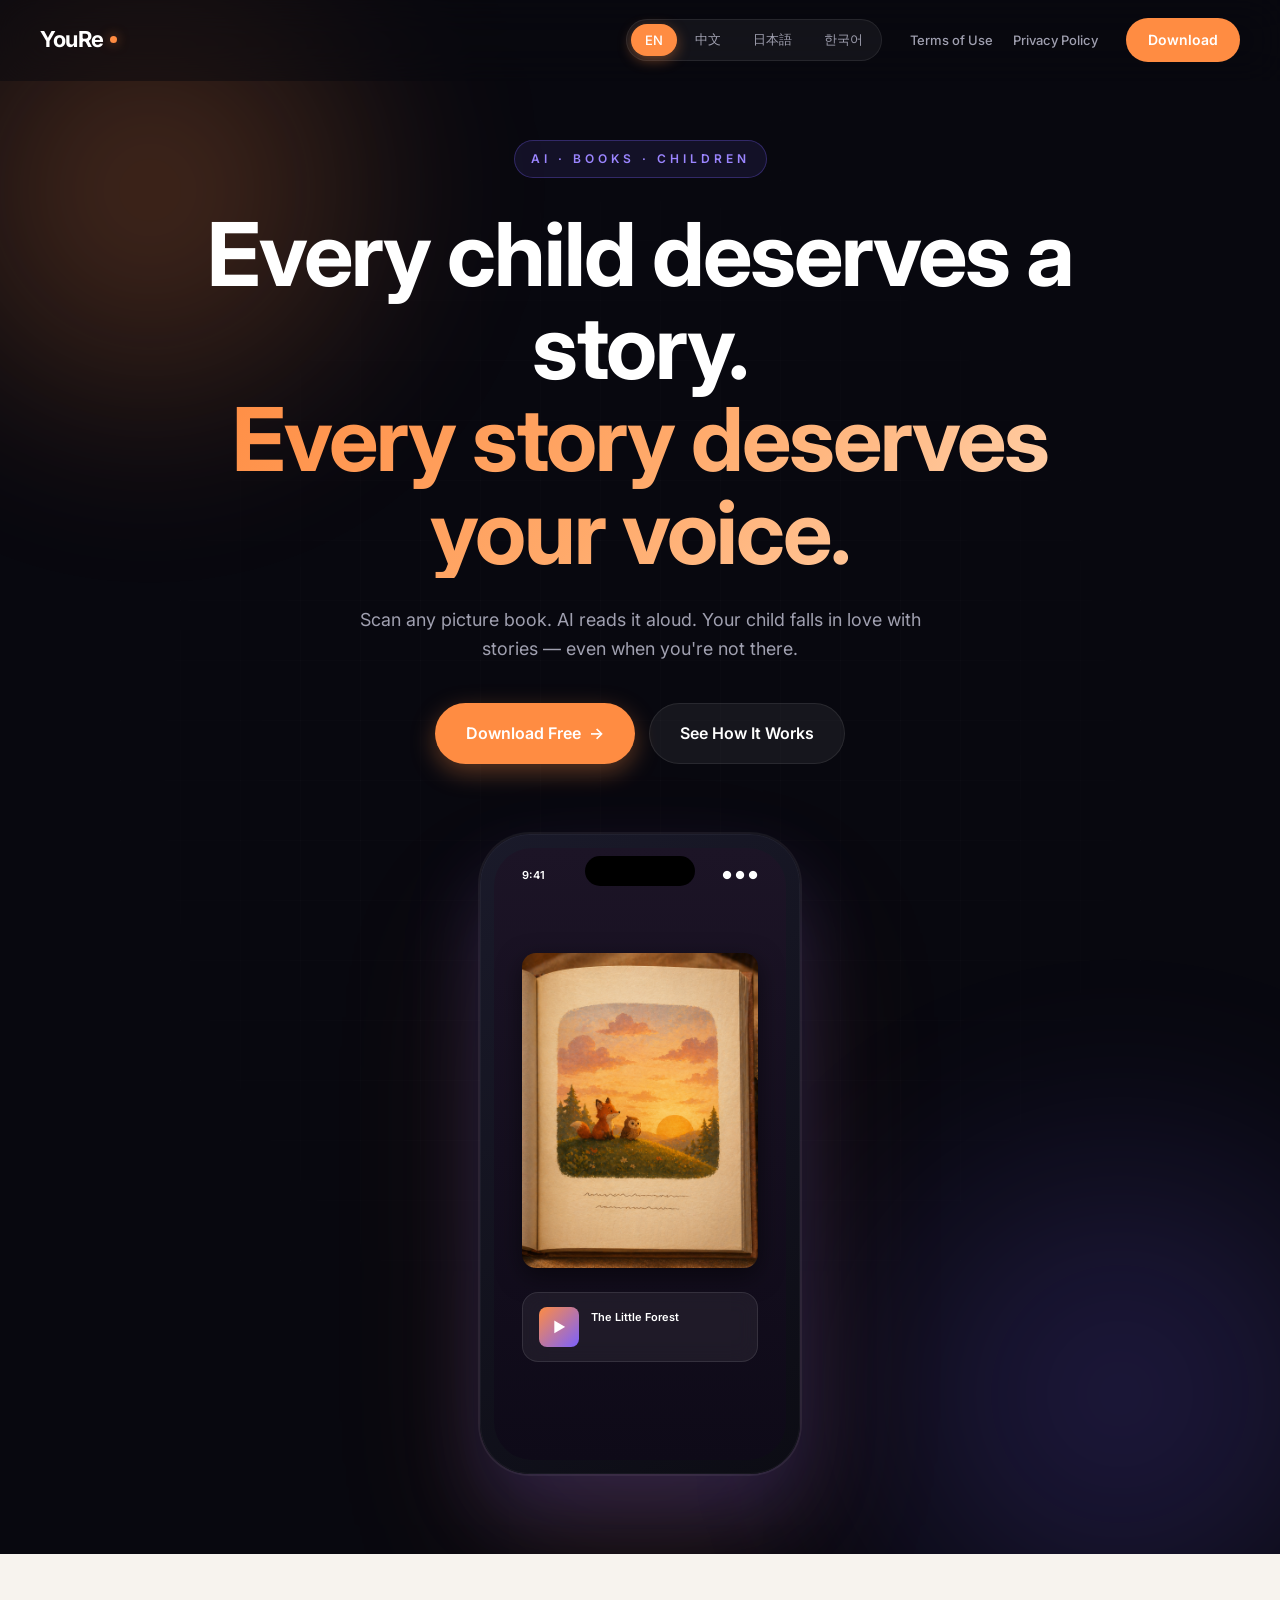
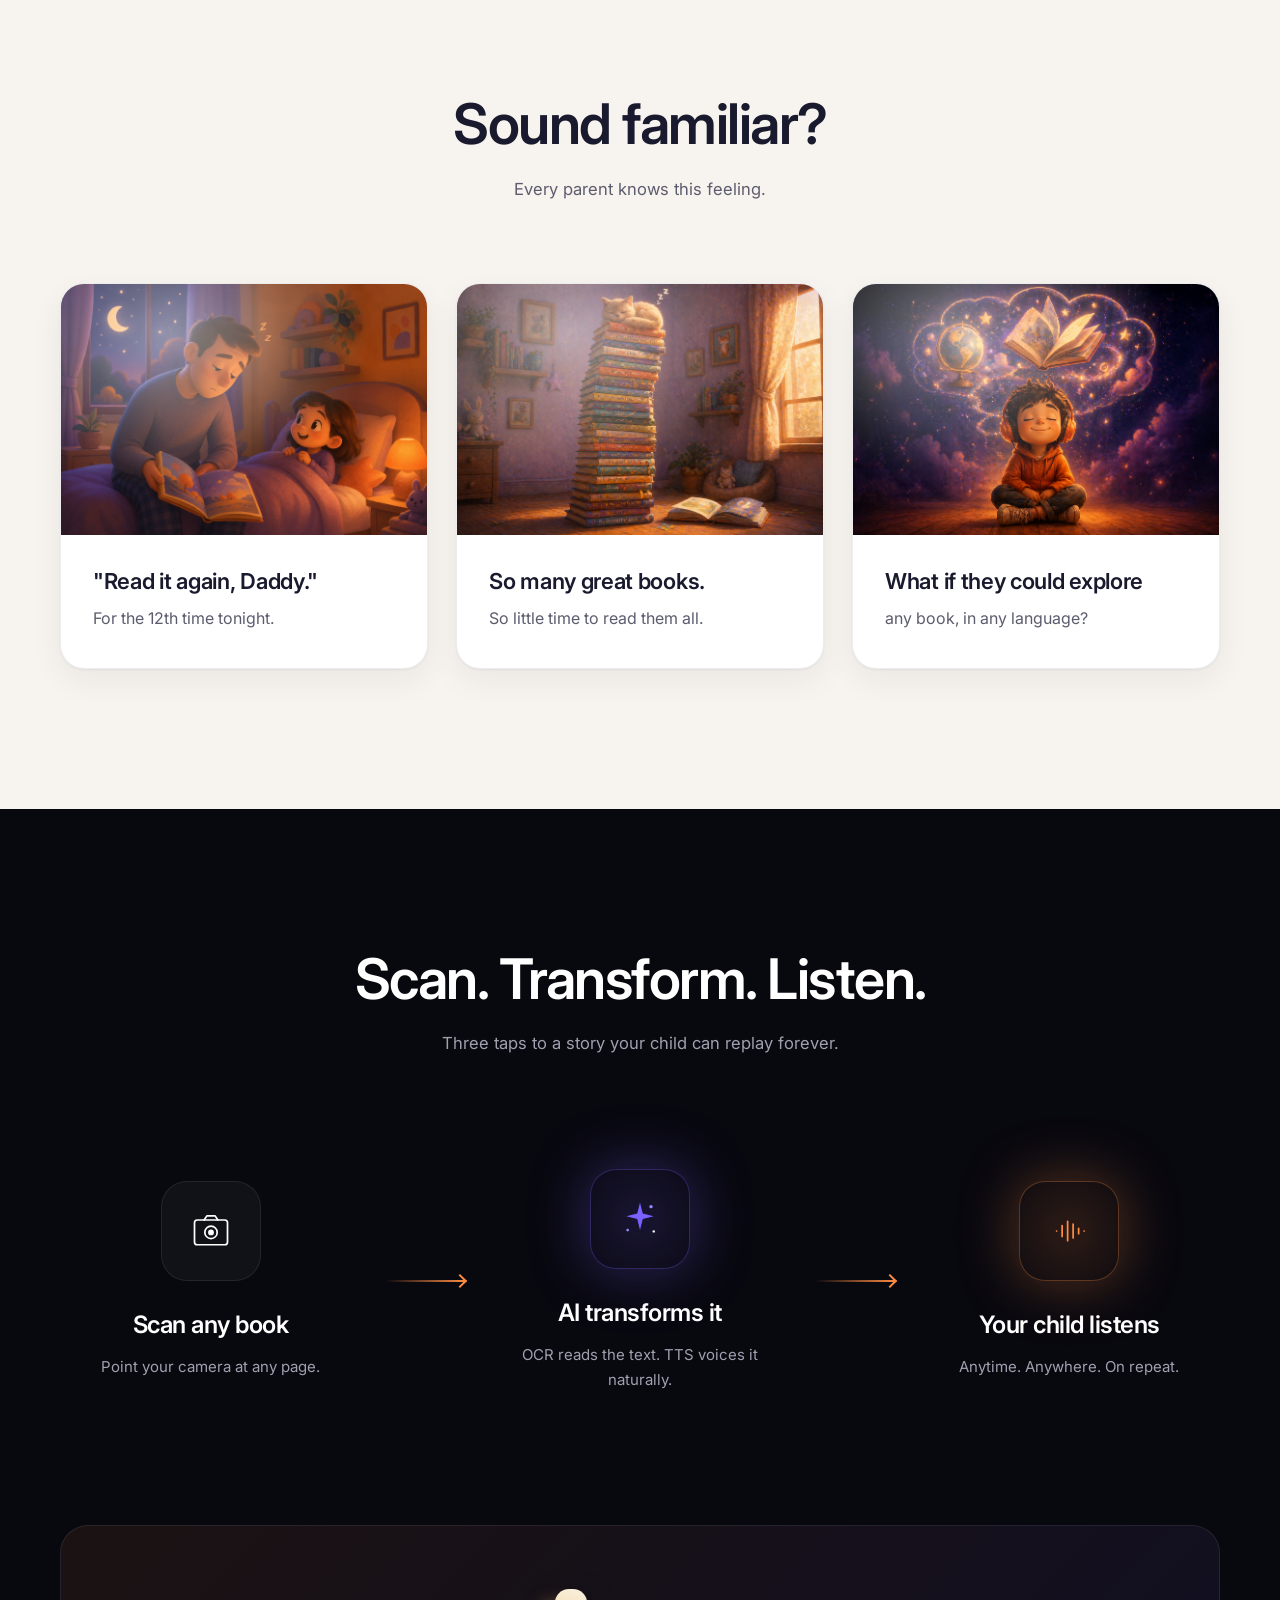
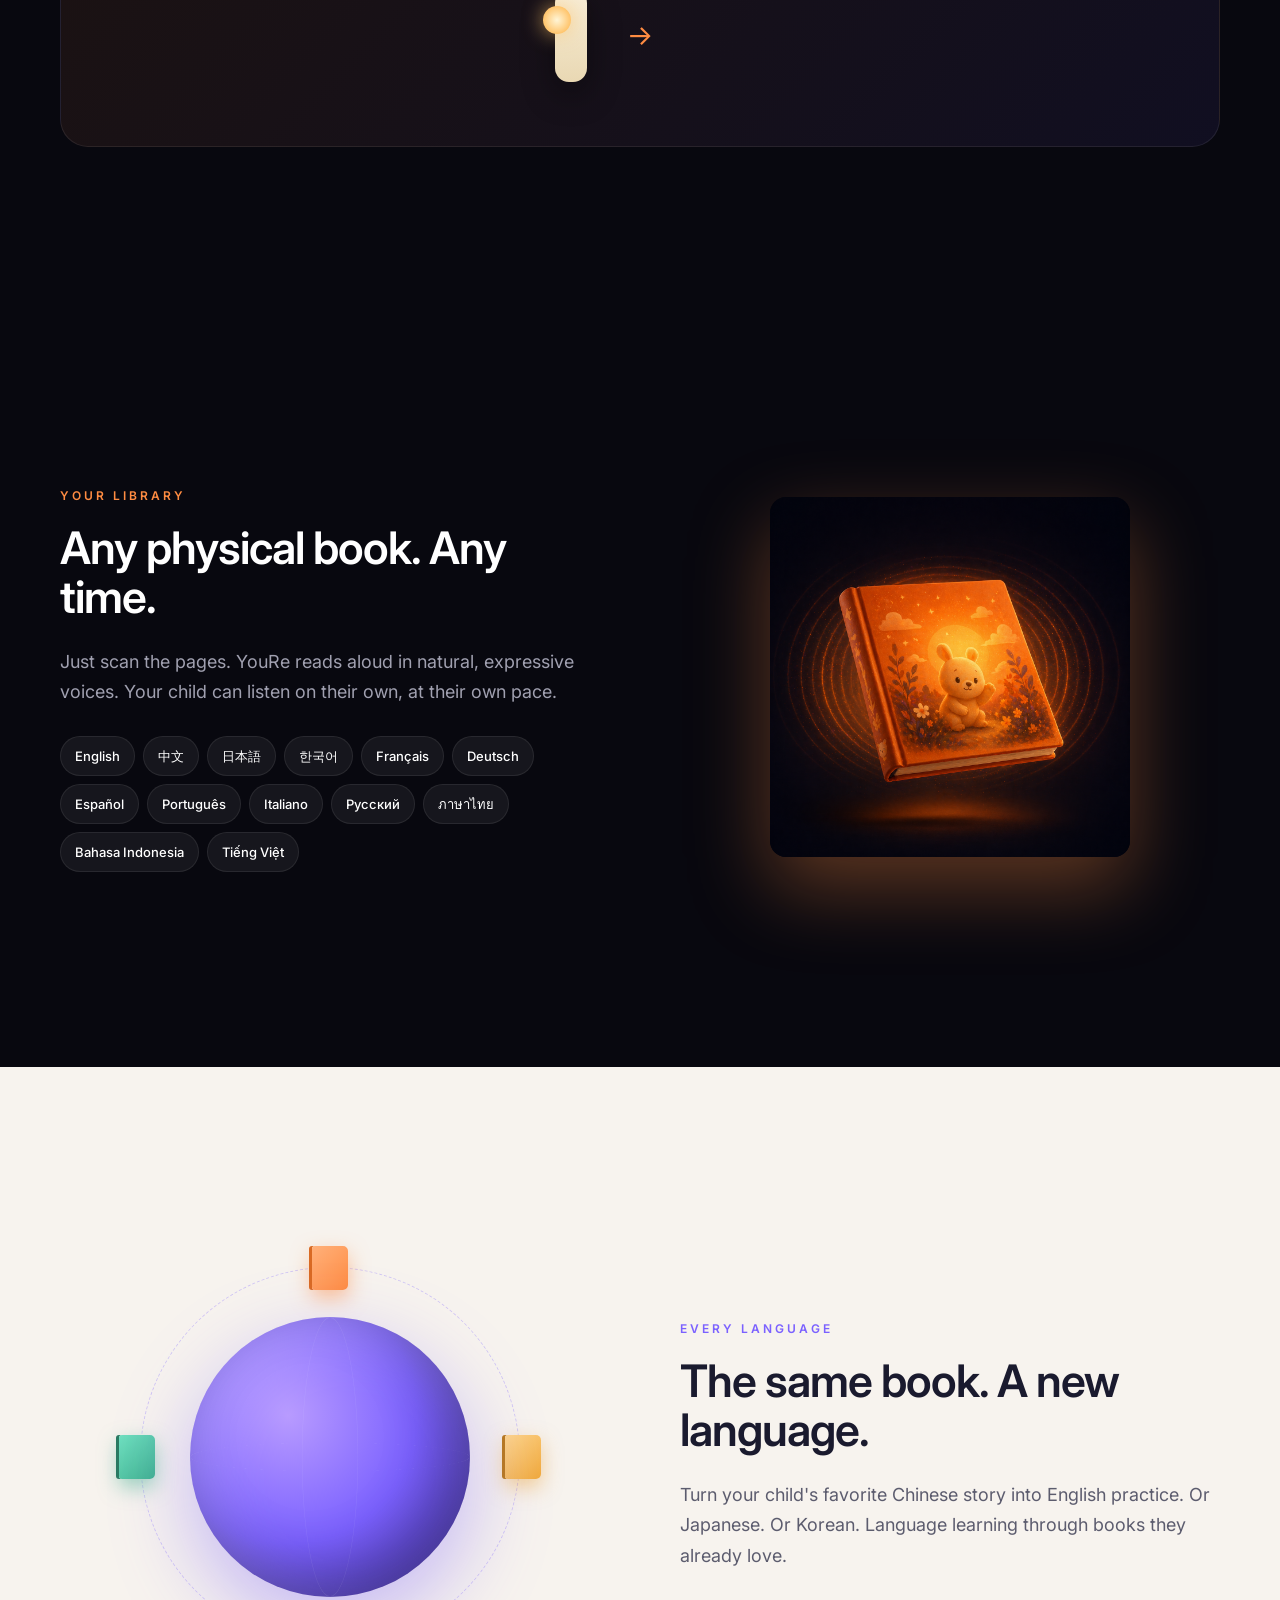
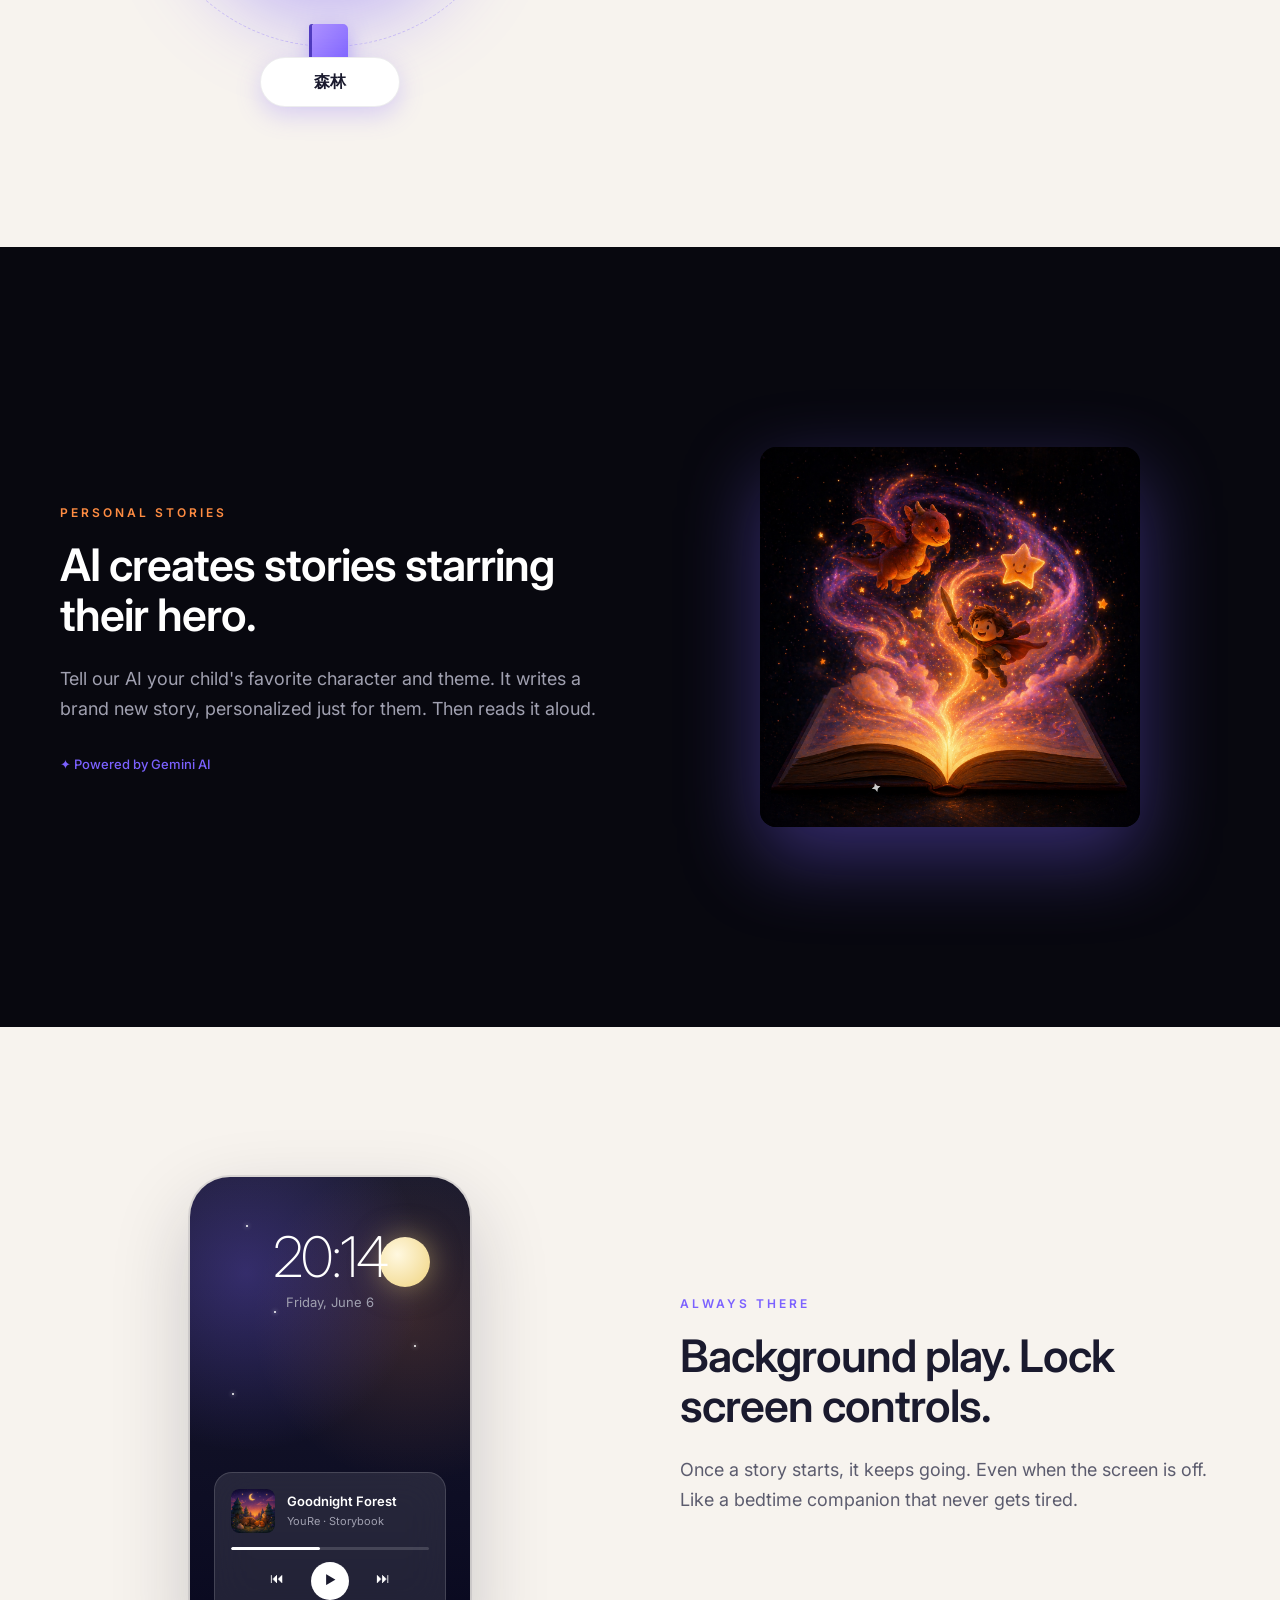
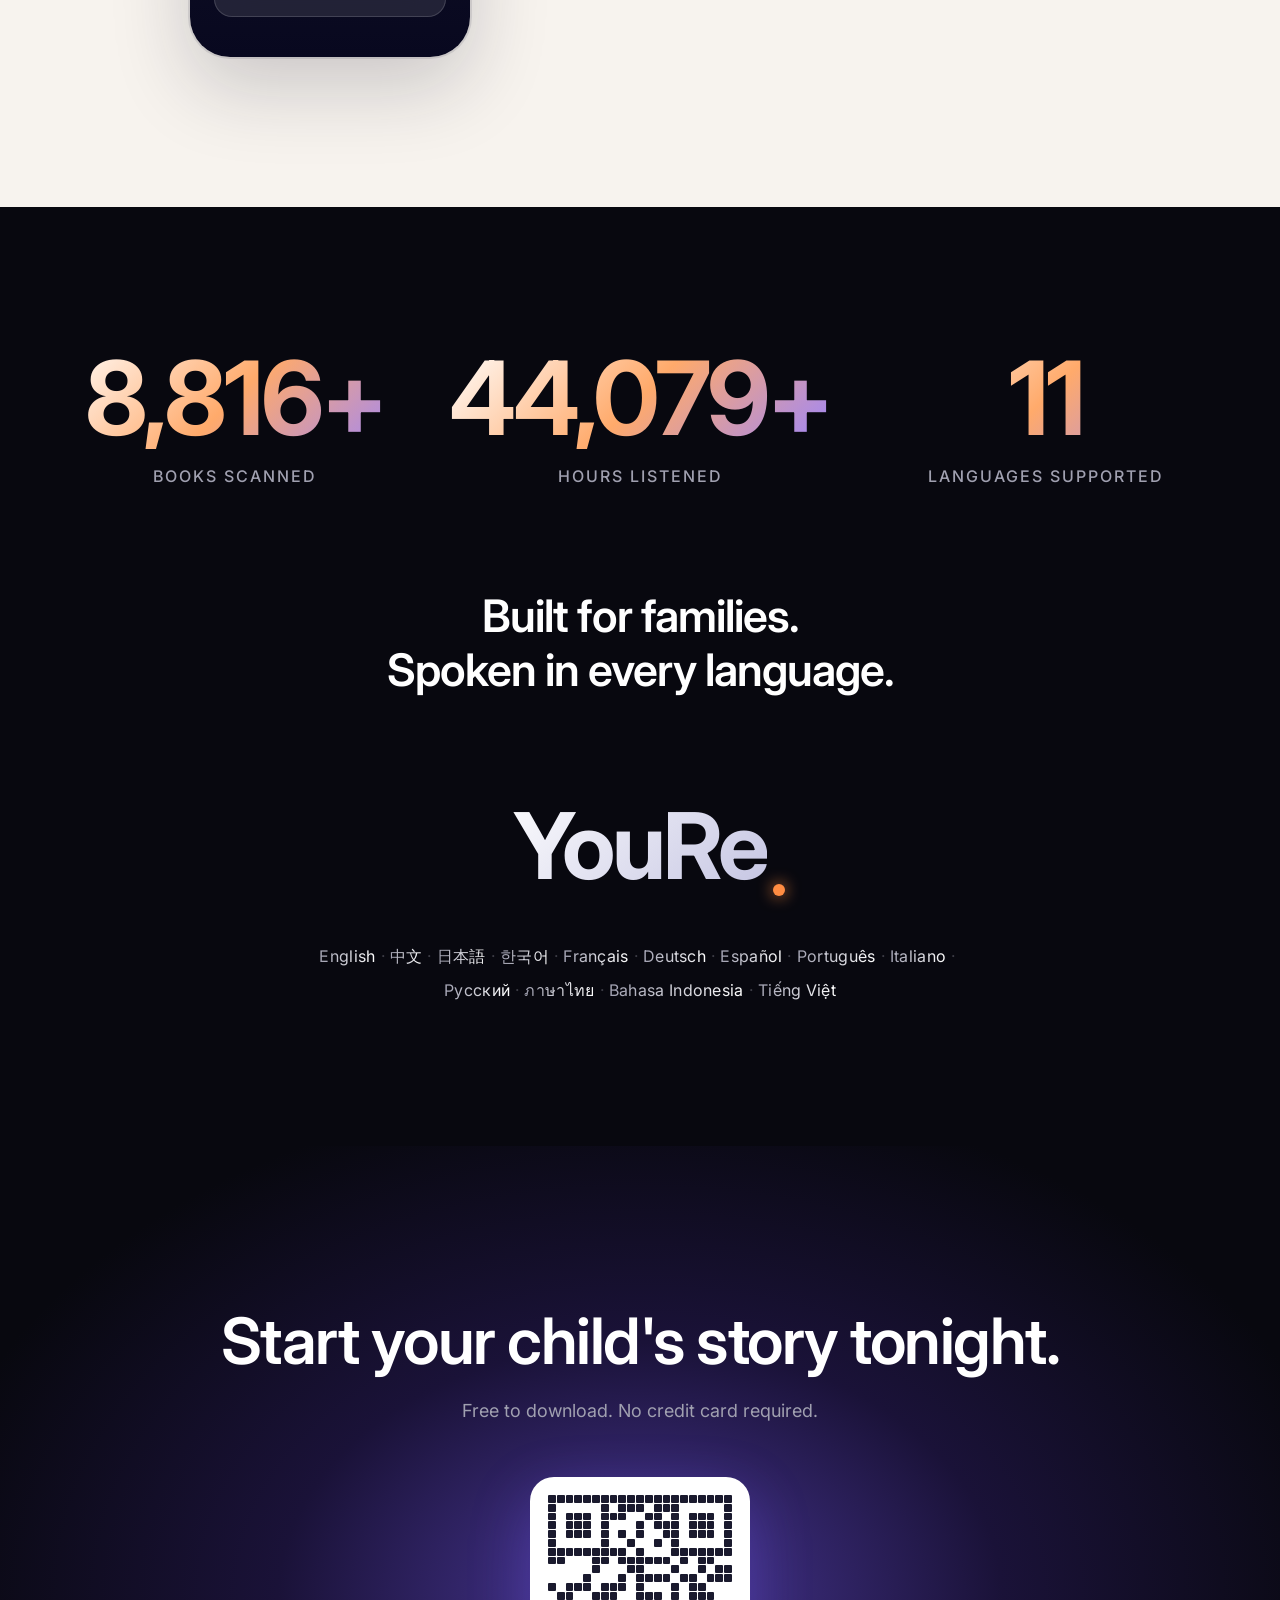
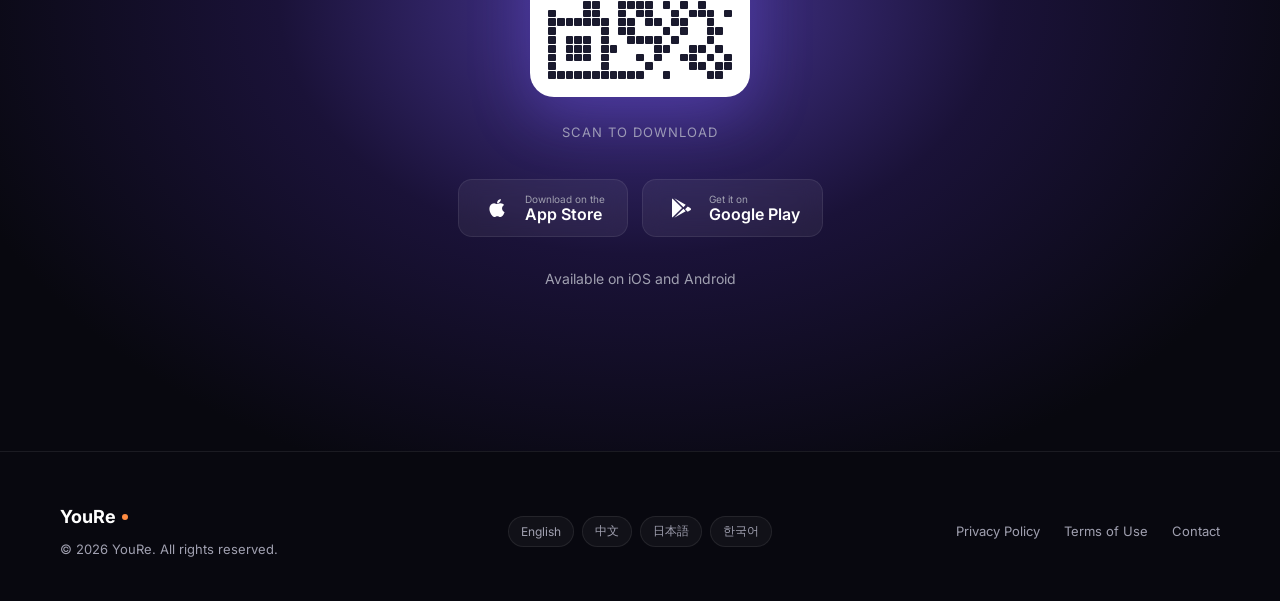
<file: index.html>
<!DOCTYPE html>
<html lang="en">
<head>
<meta charset="UTF-8" />
<meta name="viewport" content="width=device-width, initial-scale=1.0" />
<title>YouRe — Your child's story, always there.</title>
<link rel="preconnect" href="https://fonts.googleapis.com" />
<link rel="preconnect" href="https://fonts.gstatic.com" crossorigin />
<link href="https://fonts.googleapis.com/css2?family=Inter:wght@400;500;600;700&family=Noto+Sans+JP:wght@400;600;700&family=Noto+Sans+KR:wght@400;600;700&family=Noto+Sans+SC:wght@400;600;700&display=swap" rel="stylesheet" />
<style>
  :root {
    --bg-dark: #08080F;
    --bg-cream: #F7F3EE;
    --card-dark: #111120;
    --accent-orange: #FF8C42;
    --accent-orange-soft: #FFAA6B;
    --accent-purple: #7B61FF;
    --accent-purple-soft: #9B85FF;
    --text-dark: #1A1A2E;
    --text-light: #FFFFFF;
    --text-light-muted: #A0A0B0;
    --text-dark-muted: #5C5C6E;
    --border-light: rgba(26, 26, 46, 0.08);
    --border-dark: rgba(255, 255, 255, 0.08);
  }

  * { box-sizing: border-box; margin: 0; padding: 0; }

  html { scroll-behavior: smooth; }

  body {
    font-family: 'Inter', -apple-system, BlinkMacSystemFont, 'Segoe UI', sans-serif;
    background: var(--bg-dark);
    color: var(--text-light);
    -webkit-font-smoothing: antialiased;
    -moz-osx-font-smoothing: grayscale;
    overflow-x: hidden;
    line-height: 1.7;
  }

  body[data-lang="zh"], body[data-lang="zh"] * { font-family: 'Inter', 'Noto Sans SC', sans-serif; }
  body[data-lang="ja"], body[data-lang="ja"] * { font-family: 'Inter', 'Noto Sans JP', sans-serif; }
  body[data-lang="ko"], body[data-lang="ko"] * { font-family: 'Inter', 'Noto Sans KR', sans-serif; }

  img, svg { display: block; max-width: 100%; }

  /* ───────── Nav ───────── */
  .nav {
    position: fixed; top: 0; left: 0; right: 0;
    z-index: 100;
    padding: 18px 40px;
    display: flex; align-items: center; justify-content: space-between;
    background: rgba(8, 8, 15, 0.5);
    backdrop-filter: blur(20px);
    -webkit-backdrop-filter: blur(20px);
    border-bottom: 1px solid transparent;
    transition: border-color 0.3s ease, background 0.3s ease;
  }
  .nav.scrolled {
    background: rgba(8, 8, 15, 0.8);
    border-bottom-color: var(--border-dark);
  }
  .nav-brand {
    font-size: 22px; font-weight: 700; letter-spacing: -0.5px;
    color: var(--text-light);
    display: flex; align-items: center; gap: 4px;
  }
  .nav-brand .dot {
    width: 7px; height: 7px;
    background: var(--accent-orange);
    border-radius: 50%;
    margin-left: 2px;
    box-shadow: 0 0 12px rgba(255, 140, 66, 0.6);
  }
  .nav-right { display: flex; align-items: center; gap: 28px; }
  .nav-links { display: flex; gap: 20px; align-items: center; }
  .nav-link {
    color: var(--text-light-muted);
    text-decoration: none;
    font-size: 13px;
    font-weight: 500;
    transition: color 200ms ease;
  }
  .nav-link:hover { color: var(--text-light); }
  @media (max-width: 980px) { .nav-links { display: none; } }
  .lang-switcher {
    display: flex; gap: 4px;
    background: rgba(255, 255, 255, 0.05);
    padding: 4px;
    border-radius: 999px;
    border: 1px solid var(--border-dark);
  }
  .lang-btn {
    background: transparent; border: none;
    color: var(--text-light-muted);
    padding: 7px 14px;
    font-size: 13px; font-weight: 500;
    border-radius: 999px;
    cursor: pointer;
    transition: all 200ms ease;
    font-family: inherit;
  }
  .lang-btn:hover { color: var(--text-light); }
  .lang-btn.active {
    background: var(--accent-orange);
    color: white;
    box-shadow: 0 4px 14px rgba(255, 140, 66, 0.4);
  }
  .nav-cta {
    background: var(--accent-orange);
    color: white;
    border: none;
    padding: 10px 22px;
    font-size: 14px; font-weight: 600;
    border-radius: 999px;
    cursor: pointer;
    transition: all 200ms ease;
    font-family: inherit;
    text-decoration: none;
    display: inline-block;
  }
  .nav-cta:hover {
    transform: translateY(-1px);
    box-shadow: 0 8px 24px rgba(255, 140, 66, 0.45);
  }

  /* ───────── Buttons ───────── */
  .btn {
    display: inline-flex; align-items: center; gap: 8px;
    padding: 16px 30px;
    font-size: 16px; font-weight: 600;
    border-radius: 999px;
    cursor: pointer;
    transition: all 220ms ease;
    text-decoration: none;
    font-family: inherit;
    border: 1px solid transparent;
  }
  .btn-primary {
    background: var(--accent-orange);
    color: white;
    box-shadow: 0 8px 24px rgba(255, 140, 66, 0.35);
  }
  .btn-primary:hover {
    transform: translateY(-2px);
    box-shadow: 0 14px 36px rgba(255, 140, 66, 0.55);
  }
  .btn-ghost {
    background: rgba(255, 255, 255, 0.06);
    color: white;
    border-color: var(--border-dark);
  }
  .btn-ghost:hover {
    background: rgba(255, 255, 255, 0.12);
    transform: translateY(-2px);
  }

  /* ───────── HERO ───────── */
  .hero {
    position: relative;
    min-height: 100vh;
    padding: 140px 24px 80px;
    overflow: hidden;
    display: flex; flex-direction: column; align-items: center;
  }
  .hero-bg {
    position: absolute; inset: 0;
    pointer-events: none;
    z-index: 0;
  }
  .orb {
    position: absolute;
    border-radius: 50%;
    filter: blur(80px);
    will-change: transform;
  }
  .orb-orange {
    width: 620px; height: 620px;
    background: radial-gradient(circle, rgba(255, 140, 66, 0.5) 0%, transparent 70%);
    top: -120px; left: -160px;
    opacity: 0.6;
    animation: drift1 12s ease-in-out infinite;
  }
  .orb-purple {
    width: 720px; height: 720px;
    background: radial-gradient(circle, rgba(123, 97, 255, 0.45) 0%, transparent 70%);
    bottom: -200px; right: -200px;
    opacity: 0.5;
    animation: drift2 14s ease-in-out infinite;
  }
  @keyframes drift1 {
    0%, 100% { transform: translate(0, 0) scale(0.95); }
    50% { transform: translate(40px, 30px) scale(1.05); }
  }
  @keyframes drift2 {
    0%, 100% { transform: translate(0, 0) scale(1); }
    50% { transform: translate(-30px, -40px) scale(1.07); }
  }
  .grid-overlay {
    position: absolute; inset: 0;
    background-image:
      linear-gradient(rgba(255,255,255,0.05) 1px, transparent 1px),
      linear-gradient(90deg, rgba(255,255,255,0.05) 1px, transparent 1px);
    background-size: 60px 60px;
    opacity: 0.3;
    mask-image: radial-gradient(ellipse at center, black 30%, transparent 75%);
    -webkit-mask-image: radial-gradient(ellipse at center, black 30%, transparent 75%);
  }

  .hero-content {
    position: relative; z-index: 1;
    max-width: 900px;
    text-align: center;
    margin-bottom: 70px;
  }
  .overline {
    display: inline-block;
    font-size: 12px; font-weight: 600;
    letter-spacing: 4px;
    color: var(--accent-purple-soft);
    text-transform: uppercase;
    margin-bottom: 30px;
    padding: 8px 16px;
    background: rgba(123, 97, 255, 0.1);
    border: 1px solid rgba(123, 97, 255, 0.3);
    border-radius: 999px;
  }
  .hero h1 {
    font-size: clamp(44px, 7.2vw, 88px);
    font-weight: 700;
    letter-spacing: -2px;
    line-height: 1.05;
    margin-bottom: 28px;
  }
  .hero h1 .accent {
    background: linear-gradient(135deg, var(--accent-orange) 0%, var(--accent-orange-soft) 50%, #FFD9B8 100%);
    -webkit-background-clip: text;
    background-clip: text;
    -webkit-text-fill-color: transparent;
    color: transparent;
    display: block;
  }
  .hero-sub {
    font-size: clamp(16px, 1.4vw, 20px);
    color: var(--text-light-muted);
    max-width: 620px;
    margin: 0 auto 40px;
    line-height: 1.6;
  }
  .hero-buttons {
    display: flex; gap: 14px; justify-content: center; flex-wrap: wrap;
  }

  /* ───────── Phone mockup ───────── */
  .phone-wrap {
    position: relative; z-index: 1;
    animation: float 4s ease-in-out infinite;
  }
  @keyframes float {
    0%, 100% { transform: translateY(-10px); }
    50% { transform: translateY(10px); }
  }
  .phone {
    width: 320px; height: 640px;
    background: linear-gradient(145deg, #1a1a2a 0%, #0c0c14 100%);
    border-radius: 50px;
    padding: 14px;
    box-shadow:
      0 0 0 2px rgba(255, 255, 255, 0.06),
      0 40px 80px rgba(123, 97, 255, 0.2),
      0 80px 160px rgba(255, 140, 66, 0.12),
      inset 0 0 0 1px rgba(255, 255, 255, 0.04);
    position: relative;
  }
  .phone::before {
    content: '';
    position: absolute;
    top: 22px; left: 50%;
    transform: translateX(-50%);
    width: 110px; height: 30px;
    background: #000;
    border-radius: 999px;
    z-index: 3;
  }
  .phone-screen {
    width: 100%; height: 100%;
    background: linear-gradient(180deg, #1c1426 0%, #0e0a18 100%);
    border-radius: 38px;
    overflow: hidden;
    position: relative;
    display: flex; flex-direction: column;
  }
  .phone-status {
    padding: 18px 28px 8px;
    display: flex; justify-content: space-between;
    font-size: 11px; font-weight: 600;
    color: white;
    z-index: 4; position: relative;
  }
  .book-page {
    margin: 60px 28px 24px;
    aspect-ratio: 3/4;
    background: linear-gradient(180deg, #f8eed8 0%, #e9d8b3 100%);
    border-radius: 14px;
    padding: 22px 18px;
    position: relative;
    overflow: hidden;
    box-shadow:
      inset 0 0 0 1px rgba(0, 0, 0, 0.06),
      0 8px 24px rgba(0, 0, 0, 0.5);
  }
  .book-illustration {
    width: 100%; height: 55%;
    background:
      radial-gradient(circle at 30% 40%, #ffd28a 0%, transparent 40%),
      radial-gradient(circle at 70% 50%, #b890ff 0%, transparent 45%),
      linear-gradient(180deg, #c5e1ff 0%, #fde4b8 100%);
    border-radius: 8px;
    margin-bottom: 14px;
    position: relative;
  }
  .book-illustration::before {
    /* sun/moon */
    content: '';
    position: absolute;
    top: 14%; right: 18%;
    width: 28px; height: 28px;
    background: radial-gradient(circle, #fff5d6 0%, #ffc46b 70%);
    border-radius: 50%;
    box-shadow: 0 0 20px rgba(255, 196, 107, 0.7);
  }
  .book-illustration::after {
    /* hill */
    content: '';
    position: absolute;
    bottom: 0; left: 0; right: 0;
    height: 35%;
    background: linear-gradient(180deg, #6f9c5f 0%, #4a7340 100%);
    border-radius: 50% 50% 0 0 / 80% 80% 0 0;
  }
  .book-line {
    height: 6px;
    background: rgba(60, 40, 20, 0.25);
    border-radius: 3px;
    margin-bottom: 8px;
  }
  .book-line.short { width: 70%; }
  .book-line.medium { width: 90%; }

  .scan-line {
    position: absolute;
    left: 0; right: 0; height: 3px;
    background: linear-gradient(90deg, transparent, var(--accent-orange) 50%, transparent);
    box-shadow:
      0 0 18px var(--accent-orange),
      0 0 36px rgba(255, 140, 66, 0.6);
    animation: scan 3.5s ease-in-out infinite;
    z-index: 2;
  }
  @keyframes scan {
    0% { top: 0; opacity: 0; }
    8% { opacity: 1; }
    50% { top: 100%; opacity: 1; }
    58% { opacity: 0; }
    100% { top: 0; opacity: 0; }
  }

  .player-card {
    margin: 0 28px 28px;
    background: rgba(255, 255, 255, 0.06);
    backdrop-filter: blur(10px);
    border: 1px solid rgba(255, 255, 255, 0.1);
    border-radius: 16px;
    padding: 14px 16px;
    display: flex; align-items: center; gap: 12px;
  }
  .player-cover {
    width: 40px; height: 40px;
    background: linear-gradient(135deg, var(--accent-orange) 0%, var(--accent-purple) 100%);
    border-radius: 8px;
    flex-shrink: 0;
    position: relative;
  }
  .player-cover::after {
    content: '▶';
    position: absolute;
    inset: 0;
    display: flex; align-items: center; justify-content: center;
    color: white;
    font-size: 14px;
  }
  .player-info { flex: 1; min-width: 0; }
  .player-title {
    color: white; font-size: 11px; font-weight: 600;
    white-space: nowrap; overflow: hidden; text-overflow: ellipsis;
  }
  .waveform {
    display: flex; align-items: center; gap: 2px;
    height: 14px; margin-top: 4px;
  }
  .waveform span {
    flex: 1;
    background: var(--accent-orange);
    border-radius: 1px;
    animation: wave 1.2s ease-in-out infinite;
  }
  .waveform span:nth-child(1) { animation-delay: 0s; }
  .waveform span:nth-child(2) { animation-delay: 0.1s; }
  .waveform span:nth-child(3) { animation-delay: 0.2s; }
  .waveform span:nth-child(4) { animation-delay: 0.3s; }
  .waveform span:nth-child(5) { animation-delay: 0.4s; }
  .waveform span:nth-child(6) { animation-delay: 0.5s; }
  .waveform span:nth-child(7) { animation-delay: 0.6s; }
  .waveform span:nth-child(8) { animation-delay: 0.7s; }
  .waveform span:nth-child(9) { animation-delay: 0.8s; }
  .waveform span:nth-child(10) { animation-delay: 0.9s; }
  .waveform span:nth-child(11) { animation-delay: 1s; }
  .waveform span:nth-child(12) { animation-delay: 1.1s; }
  @keyframes wave {
    0%, 100% { height: 25%; opacity: 0.5; }
    50% { height: 100%; opacity: 1; }
  }

  /* ───────── Section base ───────── */
  section { position: relative; }
  .section-cream {
    background: var(--bg-cream);
    color: var(--text-dark);
  }
  .section-dark {
    background: var(--bg-dark);
    color: var(--text-light);
  }
  .container {
    max-width: 1240px;
    margin: 0 auto;
    padding: 0 40px;
  }
  .section-pad {
    padding: 140px 0;
  }
  .section-head {
    text-align: center;
    max-width: 760px;
    margin: 0 auto 80px;
  }
  .section-head h2 {
    font-size: clamp(34px, 4.5vw, 56px);
    font-weight: 600;
    letter-spacing: -1.5px;
    line-height: 1.1;
    margin-bottom: 20px;
  }
  .section-head p {
    font-size: clamp(16px, 1.3vw, 20px);
    color: var(--text-dark-muted);
    line-height: 1.6;
  }
  .section-dark .section-head p { color: var(--text-light-muted); }

  /* Reveal */
  .reveal {
    opacity: 0;
    transform: translateY(50px);
    transition: opacity 700ms ease-out, transform 700ms ease-out;
  }
  .reveal.in {
    opacity: 1;
    transform: translateY(0);
  }
  .reveal[data-stagger="1"] { transition-delay: 120ms; }
  .reveal[data-stagger="2"] { transition-delay: 240ms; }
  .reveal[data-stagger="3"] { transition-delay: 360ms; }
  .reveal[data-stagger="4"] { transition-delay: 480ms; }

  /* ───────── Pain points ───────── */
  .pain-grid {
    display: grid;
    grid-template-columns: repeat(3, 1fr);
    gap: 28px;
  }
  .pain-card {
    background: white;
    border-radius: 24px;
    padding: 44px 36px;
    box-shadow:
      0 1px 2px rgba(26, 26, 46, 0.05),
      0 12px 32px rgba(26, 26, 46, 0.06);
    transition: all 220ms ease;
    border: 1px solid var(--border-light);
  }
  .pain-card:hover {
    transform: translateY(-6px);
    box-shadow:
      0 1px 2px rgba(26, 26, 46, 0.05),
      0 24px 48px rgba(26, 26, 46, 0.12);
  }
  .pain-card { padding: 0; overflow: hidden; }
  .pain-card-body { padding: 32px 32px 36px; }
  .pain-illo {
    width: 100%;
    aspect-ratio: 16 / 11;
    display: flex; align-items: center; justify-content: center;
    background: linear-gradient(160deg, #FFE6CF 0%, #FFC79A 60%, #FF9E5A 100%);
    position: relative;
    overflow: hidden;
  }
  .pain-illo svg { width: 100%; height: 100%; display: block; }
  .pain-card:nth-child(2) .pain-illo { background: linear-gradient(160deg, #EFE6FF 0%, #C9B7FF 55%, #9B85FF 100%); }
  .pain-card:nth-child(3) .pain-illo { background: linear-gradient(160deg, #1A1A40 0%, #2D2566 50%, #4A36B5 100%); }
  /* soft glow on top of illos */
  .pain-illo::after {
    content: '';
    position: absolute; inset: 0;
    background: radial-gradient(ellipse at 30% 20%, rgba(255,255,255,0.5) 0%, transparent 55%);
    pointer-events: none;
  }

  .pain-card h3 {
    font-size: 22px;
    font-weight: 600;
    line-height: 1.3;
    letter-spacing: -0.3px;
    margin-bottom: 10px;
  }
  .pain-card p {
    color: var(--text-dark-muted);
    font-size: 16px;
    line-height: 1.6;
  }

  /* ───────── Magic moment / 3 step ───────── */
  .steps {
    display: grid;
    grid-template-columns: 1fr auto 1fr auto 1fr;
    gap: 24px;
    align-items: center;
    margin-bottom: 100px;
  }
  .step {
    text-align: center;
    padding: 32px 24px;
  }
  .step-icon {
    width: 100px; height: 100px;
    border-radius: 26px;
    margin: 0 auto 24px;
    display: flex; align-items: center; justify-content: center;
    background: rgba(255, 255, 255, 0.04);
    border: 1px solid var(--border-dark);
    position: relative;
    transition: all 300ms ease;
  }
  .step-icon.glow-orange {
    box-shadow: 0 0 60px rgba(255, 140, 66, 0.35);
    border-color: rgba(255, 140, 66, 0.3);
    background: radial-gradient(circle, rgba(255, 140, 66, 0.15) 0%, rgba(255, 140, 66, 0.04) 100%);
  }
  .step-icon.glow-purple {
    box-shadow: 0 0 60px rgba(123, 97, 255, 0.35);
    border-color: rgba(123, 97, 255, 0.3);
    background: radial-gradient(circle, rgba(123, 97, 255, 0.15) 0%, rgba(123, 97, 255, 0.04) 100%);
  }
  .step h3 {
    font-size: 24px;
    font-weight: 600;
    letter-spacing: -0.5px;
    margin-bottom: 8px;
  }
  .step p {
    color: var(--text-light-muted);
    font-size: 15px;
  }
  .arrow {
    width: 80px; height: 2px;
    background: linear-gradient(90deg, transparent 0%, var(--accent-orange) 50%, transparent 100%);
    position: relative;
    background-size: 200% 100%;
    animation: arrow-flow 2s linear infinite;
  }
  .arrow::after {
    content: '';
    position: absolute;
    right: 0; top: 50%;
    width: 8px; height: 8px;
    border-top: 2px solid var(--accent-orange);
    border-right: 2px solid var(--accent-orange);
    transform: translate(0, -50%) rotate(45deg);
  }
  @keyframes arrow-flow {
    0% { background-position: 100% 0; }
    100% { background-position: -100% 0; }
  }

  /* Page-to-wave morph */
  .morph {
    background: linear-gradient(135deg, rgba(255, 140, 66, 0.08), rgba(123, 97, 255, 0.08));
    border: 1px solid var(--border-dark);
    border-radius: 28px;
    padding: 60px;
    display: grid;
    grid-template-columns: 1fr auto 1fr;
    gap: 40px;
    align-items: center;
    overflow: hidden;
    position: relative;
  }
  .morph-page {
    aspect-ratio: 3/4;
    max-width: 220px;
    margin-left: auto;
    background: linear-gradient(180deg, #f8eed8 0%, #e9d8b3 100%);
    border-radius: 14px;
    padding: 16px;
    box-shadow: 0 12px 32px rgba(0, 0, 0, 0.4);
    animation: morphPage 4s ease-in-out infinite;
  }
  .morph-page .book-illustration { height: 50%; }
  .morph-arrow {
    color: var(--accent-orange);
    font-size: 28px;
    animation: arrow-pulse 2s ease-in-out infinite;
  }
  @keyframes arrow-pulse {
    0%, 100% { opacity: 0.6; transform: translateX(0); }
    50% { opacity: 1; transform: translateX(8px); }
  }
  .morph-wave {
    display: flex; align-items: center; gap: 4px;
    height: 100px; max-width: 220px;
  }
  .morph-wave span {
    flex: 1;
    background: linear-gradient(180deg, var(--accent-orange) 0%, var(--accent-purple) 100%);
    border-radius: 4px;
    animation: morphWave 1.4s ease-in-out infinite;
  }
  @keyframes morphWave {
    0%, 100% { height: 20%; }
    50% { height: 100%; }
  }
  @keyframes morphPage {
    0%, 100% { transform: rotate(-2deg); }
    50% { transform: rotate(2deg); }
  }

  /* ───────── Feature cards ───────── */
  .feature {
    padding: 120px 0;
    overflow: hidden;
  }
  .feature-inner {
    display: grid;
    grid-template-columns: 1fr 1fr;
    gap: 80px;
    align-items: center;
    max-width: 1240px;
    margin: 0 auto;
    padding: 0 40px;
  }
  .feature-inner.reverse {
    grid-template-columns: 1fr 1fr;
  }
  .feature-text .eyebrow {
    display: inline-block;
    font-size: 12px;
    font-weight: 600;
    letter-spacing: 3px;
    text-transform: uppercase;
    margin-bottom: 18px;
    color: var(--accent-orange);
  }
  .feature.section-cream .feature-text .eyebrow { color: var(--accent-purple); }
  .feature-text h3 {
    font-size: clamp(32px, 3.5vw, 48px);
    font-weight: 600;
    letter-spacing: -1px;
    line-height: 1.1;
    margin-bottom: 24px;
  }
  .feature-text p {
    font-size: 18px;
    line-height: 1.7;
    color: var(--text-light-muted);
    margin-bottom: 28px;
  }
  .feature.section-cream .feature-text p { color: var(--text-dark-muted); }
  .chips { display: flex; gap: 8px; flex-wrap: wrap; }
  .chip {
    padding: 8px 14px;
    background: rgba(255, 255, 255, 0.06);
    border: 1px solid var(--border-dark);
    border-radius: 999px;
    font-size: 13px; font-weight: 500;
    color: var(--text-light);
  }
  .feature.section-cream .chip {
    background: rgba(26, 26, 46, 0.04);
    border-color: var(--border-light);
    color: var(--text-dark);
  }
  .feature-text .small-note {
    font-size: 13px;
    color: var(--accent-purple);
    font-weight: 500;
    margin-top: 8px;
  }

  /* Visual A — floating book with sound waves */
  .vis-book {
    position: relative;
    aspect-ratio: 1;
    display: flex; align-items: center; justify-content: center;
  }
  .vis-book-img {
    width: 80%; max-width: 360px;
    border-radius: 16px;
    box-shadow: 0 30px 80px rgba(255,140,66,0.35);
    animation: float 4s ease-in-out infinite;
    position: relative; z-index: 2;
  }
  .vis-book-ring {
    position: absolute;
    border-radius: 50%;
    border: 2px solid rgba(255,140,66,0.55);
    opacity: 0;
    animation: book-ring 3s ease-out infinite;
    z-index: 1;
  }
  .vis-book-ring:nth-child(1) { width: 62%; height: 62%; animation-delay: 0s; }
  .vis-book-ring:nth-child(2) { width: 75%; height: 75%; animation-delay: 1s; }
  .vis-book-ring:nth-child(3) { width: 90%; height: 90%; animation-delay: 2s; }
  @keyframes book-ring {
    0%   { transform: scale(0.7); opacity: 0.7; }
    100% { transform: scale(1.2); opacity: 0; }
  }
  .vis-book .book {
    width: 220px; height: 280px;
    background: linear-gradient(135deg, #FFB07A 0%, #FF8C42 100%);
    border-radius: 8px 14px 14px 8px;
    box-shadow:
      -6px 0 0 #d96a23,
      0 30px 60px rgba(255, 140, 66, 0.4),
      0 0 80px rgba(255, 140, 66, 0.3);
    position: relative;
    animation: float 4s ease-in-out infinite;
    overflow: hidden;
  }
  .vis-book .book::before {
    content: '';
    position: absolute;
    top: 30px; left: 30px; right: 30px; bottom: 30px;
    border: 2px solid rgba(255, 255, 255, 0.4);
    border-radius: 4px;
  }
  .vis-book .book::after {
    content: '';
    position: absolute;
    top: 50%; left: 50%;
    width: 60px; height: 60px;
    transform: translate(-50%, -50%);
    background: radial-gradient(circle, white 0%, transparent 70%);
    border-radius: 50%;
    opacity: 0.6;
  }
  .sound-ring {
    position: absolute;
    border: 2px solid var(--accent-orange);
    border-radius: 50%;
    opacity: 0;
    animation: ring 2.4s ease-out infinite;
  }
  .sound-ring:nth-child(2) { animation-delay: 0s; width: 280px; height: 280px; }
  .sound-ring:nth-child(3) { animation-delay: 0.8s; width: 280px; height: 280px; }
  .sound-ring:nth-child(4) { animation-delay: 1.6s; width: 280px; height: 280px; }
  @keyframes ring {
    0% { transform: scale(0.6); opacity: 0.7; }
    100% { transform: scale(1.6); opacity: 0; }
  }

  /* Visual B — globe with books */
  .vis-globe {
    aspect-ratio: 1;
    position: relative;
    display: flex; align-items: center; justify-content: center;
  }
  .globe {
    width: 280px; height: 280px;
    border-radius: 50%;
    background:
      radial-gradient(circle at 35% 35%, #B89BFF 0%, #7B61FF 50%, #4A36B5 100%);
    box-shadow:
      0 30px 80px rgba(123, 97, 255, 0.4),
      inset -20px -20px 60px rgba(0, 0, 0, 0.3),
      inset 20px 20px 60px rgba(255, 255, 255, 0.2);
    position: relative;
  }
  .globe::before, .globe::after {
    content: '';
    position: absolute;
    inset: 0;
    border-radius: 50%;
    border: 1.5px solid rgba(255, 255, 255, 0.15);
  }
  .globe::before { transform: rotateY(60deg) scaleX(0.4); }
  .globe::after { transform: rotateX(70deg) scaleY(0.3); border-style: dashed; }
  .orbit {
    position: absolute;
    width: 380px; height: 380px;
    border-radius: 50%;
    border: 1px dashed rgba(123, 97, 255, 0.3);
    animation: spin 20s linear infinite;
  }
  .orbit-book {
    position: absolute;
    width: 36px; height: 44px;
    background: linear-gradient(135deg, #FFB07A 0%, #FF8C42 100%);
    border-radius: 3px 5px 5px 3px;
    box-shadow: -3px 0 0 #d96a23, 0 8px 20px rgba(255, 140, 66, 0.5);
    animation: counter-spin 20s linear infinite;
  }
  .orbit-book:nth-child(1) { top: -22px; left: 50%; transform: translateX(-50%); }
  .orbit-book:nth-child(2) {
    bottom: -22px; left: 50%; transform: translateX(-50%);
    background: linear-gradient(135deg, #B89BFF 0%, #7B61FF 100%);
    box-shadow: -3px 0 0 #4A36B5, 0 8px 20px rgba(123, 97, 255, 0.5);
  }
  .orbit-book:nth-child(3) {
    top: 50%; left: -22px; transform: translateY(-50%);
    background: linear-gradient(135deg, #6FE0C0 0%, #3FB28E 100%);
    box-shadow: -3px 0 0 #2a7a62, 0 8px 20px rgba(63, 178, 142, 0.5);
  }
  .orbit-book:nth-child(4) {
    top: 50%; right: -22px; transform: translateY(-50%);
    background: linear-gradient(135deg, #FFD68C 0%, #F0A93B 100%);
    box-shadow: -3px 0 0 #b97a1a, 0 8px 20px rgba(240, 169, 59, 0.5);
  }
  @keyframes spin { to { transform: rotate(360deg); } }
  @keyframes counter-spin { to { transform: translateX(-50%) rotate(-360deg); } }
  .lang-script-display {
    position: absolute;
    bottom: 20px;
    left: 50%; transform: translateX(-50%);
    background: white;
    color: var(--text-dark);
    padding: 10px 22px;
    border-radius: 999px;
    font-size: 16px; font-weight: 600;
    box-shadow: 0 8px 24px rgba(123, 97, 255, 0.25);
    border: 1px solid var(--border-light);
    min-width: 140px; text-align: center;
    transition: opacity 300ms ease;
  }

  /* Visual C — magical book with sparkles */
  .vis-magic {
    aspect-ratio: 1;
    position: relative;
    display: flex; align-items: center; justify-content: center;
  }
  .magic-book {
    width: 240px; height: 200px;
    position: relative;
    perspective: 600px;
  }
  .magic-book .left-page,
  .magic-book .right-page {
    position: absolute;
    top: 0;
    width: 50%; height: 100%;
    background: linear-gradient(180deg, #fff8e8 0%, #ead7a8 100%);
    box-shadow: 0 20px 50px rgba(0, 0, 0, 0.4);
  }
  .magic-book .left-page {
    left: 0;
    transform: rotateY(15deg);
    transform-origin: right center;
    border-radius: 6px 0 0 6px;
  }
  .magic-book .right-page {
    right: 0;
    transform: rotateY(-15deg);
    transform-origin: left center;
    border-radius: 0 6px 6px 0;
  }
  .magic-glow {
    position: absolute;
    top: 50%; left: 50%;
    width: 180px; height: 180px;
    transform: translate(-50%, -50%);
    background: radial-gradient(circle, rgba(255, 217, 184, 0.9) 0%, rgba(155, 133, 255, 0.4) 40%, transparent 70%);
    border-radius: 50%;
    animation: pulse-glow 3s ease-in-out infinite;
  }
  @keyframes pulse-glow {
    0%, 100% { opacity: 0.7; transform: translate(-50%, -50%) scale(1); }
    50% { opacity: 1; transform: translate(-50%, -50%) scale(1.15); }
  }
  .sparkle {
    position: absolute;
    width: 12px; height: 12px;
    background: white;
    clip-path: polygon(50% 0, 60% 40%, 100% 50%, 60% 60%, 50% 100%, 40% 60%, 0 50%, 40% 40%);
    animation: sparkle-rise 3s ease-in-out infinite;
    opacity: 0;
  }
  .sparkle:nth-child(3) { left: 30%; top: 40%; animation-delay: 0s; background: var(--accent-orange); }
  .sparkle:nth-child(4) { left: 65%; top: 30%; animation-delay: 0.6s; background: var(--accent-purple-soft); width: 14px; height: 14px; }
  .sparkle:nth-child(5) { left: 50%; top: 60%; animation-delay: 1.2s; background: white; width: 10px; height: 10px; }
  .sparkle:nth-child(6) { left: 20%; top: 60%; animation-delay: 1.8s; background: var(--accent-orange-soft); }
  .sparkle:nth-child(7) { left: 75%; top: 65%; animation-delay: 0.3s; background: var(--accent-purple); width: 8px; height: 8px; }
  .sparkle:nth-child(8) { left: 40%; top: 25%; animation-delay: 1.5s; background: white; width: 9px; height: 9px; }
  @keyframes sparkle-rise {
    0% { transform: translateY(20px) rotate(0); opacity: 0; }
    30% { opacity: 1; }
    100% { transform: translateY(-60px) rotate(180deg); opacity: 0; }
  }

  /* Visual D — Lock screen */
  .vis-lock {
    aspect-ratio: 1;
    display: flex; align-items: center; justify-content: center;
    position: relative;
  }
  .lock-phone {
    width: 280px; height: 480px;
    background: linear-gradient(180deg, #1a1a2e 0%, #08081f 100%);
    border-radius: 40px;
    padding: 32px 24px;
    box-shadow:
      0 0 0 2px rgba(26, 26, 46, 0.1),
      0 30px 80px rgba(26, 26, 46, 0.2);
    position: relative;
    overflow: hidden;
  }
  .lock-phone::before {
    /* night sky */
    content: '';
    position: absolute;
    inset: 0;
    background:
      radial-gradient(circle at 20% 20%, rgba(123, 97, 255, 0.3) 0%, transparent 40%),
      radial-gradient(circle at 80% 30%, rgba(255, 140, 66, 0.15) 0%, transparent 40%);
  }
  .moon {
    position: absolute;
    top: 60px; right: 40px;
    width: 50px; height: 50px;
    background: radial-gradient(circle at 35% 35%, #fff8e0 0%, #f0d480 100%);
    border-radius: 50%;
    box-shadow: 0 0 30px rgba(240, 212, 128, 0.5);
  }
  .lock-time {
    position: relative; z-index: 1;
    color: white; text-align: center; margin-top: 20px;
  }
  .lock-time .h { font-size: 56px; font-weight: 200; letter-spacing: -2px; line-height: 1; }
  .lock-time .d { font-size: 13px; color: var(--text-light-muted); margin-top: 6px; }
  .lock-player {
    position: absolute;
    bottom: 40px; left: 24px; right: 24px;
    background: rgba(255, 255, 255, 0.1);
    backdrop-filter: blur(20px);
    border: 1px solid rgba(255, 255, 255, 0.15);
    border-radius: 18px;
    padding: 16px;
  }
  .lock-player-row { display: flex; align-items: center; gap: 12px; margin-bottom: 14px; }
  .lock-cover {
    width: 44px; height: 44px;
    background: linear-gradient(135deg, var(--accent-orange) 0%, var(--accent-purple) 100%);
    border-radius: 8px;
    flex-shrink: 0;
  }
  .lock-meta { flex: 1; min-width: 0; }
  .lock-meta .t { color: white; font-size: 13px; font-weight: 600; }
  .lock-meta .s { color: var(--text-light-muted); font-size: 11px; }
  .progress {
    height: 3px;
    background: rgba(255, 255, 255, 0.15);
    border-radius: 999px;
    overflow: hidden;
    margin-bottom: 12px;
  }
  .progress-fill {
    height: 100%;
    width: 45%;
    background: white;
    border-radius: 999px;
    animation: progress 8s linear infinite;
  }
  @keyframes progress {
    0% { width: 0%; }
    100% { width: 100%; }
  }
  .lock-controls {
    display: flex; justify-content: center; gap: 18px;
    color: white;
  }
  .lock-controls span {
    width: 32px; height: 32px;
    display: flex; align-items: center; justify-content: center;
    font-size: 14px;
  }
  .lock-controls .play {
    width: 38px; height: 38px;
    background: white;
    color: var(--text-dark);
    border-radius: 50%;
    font-size: 12px;
  }
  .lock-stars {
    position: absolute;
    inset: 0;
    pointer-events: none;
  }
  .lock-stars span {
    position: absolute;
    width: 2px; height: 2px;
    background: white;
    border-radius: 50%;
    box-shadow: 0 0 4px white;
    animation: twinkle 2s ease-in-out infinite;
  }
  .lock-stars span:nth-child(1) { top: 10%; left: 20%; animation-delay: 0s; }
  .lock-stars span:nth-child(2) { top: 18%; left: 70%; animation-delay: 0.5s; }
  .lock-stars span:nth-child(3) { top: 28%; left: 30%; animation-delay: 1s; }
  .lock-stars span:nth-child(4) { top: 35%; left: 80%; animation-delay: 1.5s; }
  .lock-stars span:nth-child(5) { top: 45%; left: 15%; animation-delay: 0.7s; }
  @keyframes twinkle {
    0%, 100% { opacity: 0.3; }
    50% { opacity: 1; }
  }

  /* ───────── Stats ───────── */
  .stats {
    display: grid;
    grid-template-columns: repeat(3, 1fr);
    gap: 40px;
    margin-bottom: 100px;
  }
  .stat {
    text-align: center;
  }
  .stat .num {
    font-size: clamp(56px, 8vw, 110px);
    font-weight: 700;
    letter-spacing: -3px;
    line-height: 1;
    background: linear-gradient(135deg, white 0%, var(--accent-orange-soft) 50%, var(--accent-purple-soft) 100%);
    -webkit-background-clip: text;
    background-clip: text;
    -webkit-text-fill-color: transparent;
    margin-bottom: 14px;
  }
  .stat .lbl {
    color: var(--text-light-muted);
    font-size: 16px;
    text-transform: uppercase;
    letter-spacing: 2px;
    font-weight: 500;
  }
  .global-tagline {
    text-align: center;
    font-size: clamp(28px, 3.5vw, 48px);
    font-weight: 600;
    line-height: 1.2;
    letter-spacing: -1px;
    margin-bottom: 70px;
  }
  .global-mark {
    text-align: center;
  }
  .global-mark .wm {
    font-size: clamp(56px, 8vw, 92px);
    font-weight: 700;
    letter-spacing: -3px;
    background: linear-gradient(135deg, white 0%, #c0c0e0 100%);
    -webkit-background-clip: text;
    background-clip: text;
    -webkit-text-fill-color: transparent;
    margin-bottom: 16px;
    position: relative;
    display: inline-block;
  }
  .global-mark .wm::after {
    content: '';
    position: absolute;
    width: 12px; height: 12px;
    background: var(--accent-orange);
    border-radius: 50%;
    bottom: 18%;
    right: -18px;
    box-shadow: 0 0 16px var(--accent-orange);
  }
  .global-scripts {
    display: flex;
    flex-wrap: wrap;
    justify-content: center;
    gap: 2px 0;
    max-width: 660px;
    margin: 0 auto;
    line-height: 2;
  }
  .global-scripts span {
    white-space: nowrap;
    font-size: 16px;
    letter-spacing: 0.3px;
    background: linear-gradient(90deg, var(--text-light-muted) 0%, white 50%, var(--text-light-muted) 100%);
    background-size: 200% 100%;
    -webkit-background-clip: text;
    background-clip: text;
    -webkit-text-fill-color: transparent;
    animation: shimmer 4s linear infinite;
  }
  .global-scripts .sep {
    color: rgba(160,160,176,0.35);
    -webkit-text-fill-color: rgba(160,160,176,0.35);
    background: none;
    -webkit-background-clip: unset;
    background-clip: unset;
    animation: none;
    font-size: 16px;
    padding: 0 5px;
  }
  @keyframes shimmer {
    0% { background-position: 200% 0; }
    100% { background-position: -200% 0; }
  }

  /* ───────── CTA ───────── */
  .cta {
    background: radial-gradient(ellipse at center, #4a3899 0%, #1a1238 40%, var(--bg-dark) 80%);
    padding: 160px 0;
    position: relative;
    overflow: hidden;
    text-align: center;
  }
  .cta-content { position: relative; z-index: 2; }
  .cta h2 {
    font-size: clamp(36px, 5vw, 64px);
    font-weight: 600;
    letter-spacing: -1.5px;
    line-height: 1.1;
    margin-bottom: 20px;
  }
  .cta-sub {
    color: var(--text-light-muted);
    font-size: 18px;
    margin-bottom: 50px;
  }
  .qr {
    width: 220px; height: 220px;
    margin: 0 auto 24px;
    background: white;
    border-radius: 24px;
    padding: 18px;
    box-shadow: 0 20px 60px rgba(123, 97, 255, 0.3);
    position: relative;
  }
  .qr-grid {
    width: 100%; height: 100%;
    background-image:
      conic-gradient(from 0deg at 50% 50%, var(--text-dark) 0% 25%, transparent 0% 50%, var(--text-dark) 0% 75%, transparent 0%);
    display: grid;
    grid-template-columns: repeat(11, 1fr);
    grid-template-rows: repeat(11, 1fr);
    gap: 1px;
    background: white;
  }
  .qr-grid span {
    background: var(--text-dark);
    border-radius: 1px;
  }
  .qr-grid span.empty { background: transparent; }
  .qr-label {
    margin-top: 14px;
    color: var(--text-light-muted);
    font-size: 13px;
    letter-spacing: 1px;
    text-transform: uppercase;
  }
  .badges {
    display: flex; gap: 14px; justify-content: center; margin-top: 36px; flex-wrap: wrap;
  }
  .badge {
    display: flex; align-items: center; gap: 12px;
    padding: 12px 22px;
    background: rgba(255, 255, 255, 0.06);
    border: 1px solid var(--border-dark);
    border-radius: 14px;
    color: white;
    text-decoration: none;
    transition: all 200ms ease;
    backdrop-filter: blur(10px);
  }
  .badge:hover {
    background: rgba(255, 255, 255, 0.12);
    transform: translateY(-2px);
  }
  .badge-icon {
    width: 32px; height: 32px;
    display: flex; align-items: center; justify-content: center;
    font-size: 22px;
  }
  .badge-text { text-align: left; line-height: 1.2; }
  .badge-text .small { font-size: 10px; color: var(--text-light-muted); }
  .badge-text .big { font-size: 16px; font-weight: 600; }
  .availability {
    margin-top: 30px;
    color: var(--text-light-muted);
    font-size: 14px;
  }
  .floaty {
    position: absolute;
    pointer-events: none;
    opacity: 0;
    animation: floaty 8s ease-in-out infinite;
    color: white;
    font-size: 22px;
  }
  @keyframes floaty {
    0% { transform: translateY(40px) rotate(0); opacity: 0; }
    20% { opacity: 0.6; }
    80% { opacity: 0.4; }
    100% { transform: translateY(-200px) rotate(180deg); opacity: 0; }
  }

  /* ───────── Footer ───────── */
  .footer {
    background: var(--bg-dark);
    padding: 50px 0 40px;
    border-top: 1px solid var(--border-dark);
  }
  .footer-inner {
    display: grid;
    grid-template-columns: 1fr auto 1fr;
    gap: 24px;
    align-items: center;
    max-width: 1240px;
    margin: 0 auto;
    padding: 0 40px;
  }
  .footer-left { display: flex; flex-direction: column; gap: 6px; }
  .footer-brand { display: flex; align-items: center; gap: 4px; font-size: 18px; font-weight: 700; }
  .footer-brand .dot { width: 6px; height: 6px; background: var(--accent-orange); border-radius: 50%; margin-left: 2px; }
  .footer-copy { color: var(--text-light-muted); font-size: 13px; }
  .footer-langs {
    display: flex; gap: 8px; justify-content: center; flex-wrap: wrap;
  }
  .footer-lang {
    padding: 6px 12px;
    background: rgba(255, 255, 255, 0.04);
    border: 1px solid var(--border-dark);
    border-radius: 999px;
    color: var(--text-light-muted);
    font-size: 12px;
    cursor: pointer;
    transition: all 200ms ease;
    font-family: inherit;
  }
  .footer-lang:hover { color: white; }
  .footer-right { display: flex; gap: 24px; justify-content: flex-end; flex-wrap: wrap; }
  .footer-right a {
    color: var(--text-light-muted);
    text-decoration: none;
    font-size: 13px;
    transition: color 200ms ease;
  }
  .footer-right a:hover { color: white; }

  /* ───────── i18n fade ───────── */
  body.lang-switching [data-i18n] {
    opacity: 0;
    transition: opacity 300ms ease;
  }
  [data-i18n] {
    transition: opacity 300ms ease;
  }

  /* ───────── Responsive ───────── */
  @media (max-width: 980px) {
    .nav { padding: 14px 20px; }
    .nav-cta { display: none; }
    .pain-grid { grid-template-columns: 1fr; }
    .steps { grid-template-columns: 1fr; gap: 16px; }
    .arrow { display: none; }
    .feature-inner { grid-template-columns: 1fr !important; gap: 50px; padding: 0 24px; }
    .feature-inner.reverse > .feature-text { order: -1; }
    .stats { grid-template-columns: 1fr; gap: 50px; }
    .footer-inner { grid-template-columns: 1fr; text-align: center; }
    .footer-right { justify-content: center; }
    .morph { padding: 40px 24px; grid-template-columns: 1fr; gap: 24px; }
    .morph-page { margin: 0 auto; }
  }
  @media (max-width: 640px) {
    .lang-switcher { padding: 3px; }
    .lang-btn { padding: 6px 10px; font-size: 12px; }
    .section-pad { padding: 80px 0; }
    .container { padding: 0 24px; }
    .phone { width: 280px; height: 560px; }
    .hero { padding: 120px 16px 60px; }
    .pain-card { padding: 32px 24px; }
  }

  /* Reduced motion */
  @media (prefers-reduced-motion: reduce) {
    *, *::before, *::after {
      animation-duration: 0.01ms !important;
      animation-iteration-count: 1 !important;
      transition-duration: 0.1ms !important;
      scroll-behavior: auto !important;
    }
    .reveal { opacity: 1; transform: none; }
  }
</style>
</head>
<body data-lang="en">

<!-- ───────── NAV ───────── -->
<nav class="nav" id="nav" data-screen-label="Top Nav">
  <div class="nav-brand">YouRe<span class="dot"></span></div>
  <div class="nav-right">
    <div class="lang-switcher" role="tablist">
      <button class="lang-btn active" data-lang="en">EN</button>
      <button class="lang-btn" data-lang="zh">中文</button>
      <button class="lang-btn" data-lang="ja">日本語</button>
      <button class="lang-btn" data-lang="ko">한국어</button>
    </div>
    <div class="nav-links">
      <a href="terms.html" class="nav-link">Terms of Use</a>
      <a href="privacy.html" class="nav-link">Privacy Policy</a>
    </div>
    <a href="#cta" class="nav-cta" data-i18n="nav_download">Download</a>
  </div>
</nav>

<!-- ───────── HERO ───────── -->
<section class="hero" data-screen-label="01 Hero">
  <div class="hero-bg">
    <div class="orb orb-orange"></div>
    <div class="orb orb-purple"></div>
    <div class="grid-overlay"></div>
  </div>

  <div class="hero-content">
    <span class="overline" data-i18n="hero_overline">AI · BOOKS · CHILDREN</span>
    <h1>
      <span data-i18n="hero_title_1">Every child deserves a story.</span>
      <span class="accent" data-i18n="hero_title_2">Every story deserves your voice.</span>
    </h1>
    <p class="hero-sub" data-i18n="hero_sub">Scan any picture book. AI reads it aloud. Your child falls in love with stories — even when you're not there.</p>
    <div class="hero-buttons">
      <a href="#cta" class="btn btn-primary"><span data-i18n="hero_btn_primary">Download Free</span> →</a>
      <a href="#magic" class="btn btn-ghost" data-i18n="hero_btn_ghost">See How It Works</a>
    </div>
  </div>

  <div class="phone-wrap">
    <div class="phone">
      <div class="phone-screen">
        <div class="phone-status">
          <span>9:41</span>
          <span>● ● ●</span>
        </div>
        <div class="book-page" style="padding:0;background:none;overflow:hidden;">
          <img src="images/hero_book_page.png" alt="" style="width:100%;height:100%;object-fit:cover;display:block;" />
          <div class="scan-line"></div>
        </div>
        <div class="player-card">
          <div class="player-cover"></div>
          <div class="player-info">
            <div class="player-title" data-i18n="phone_track">The Little Forest</div>
            <div class="waveform">
              <span></span><span></span><span></span><span></span><span></span><span></span>
              <span></span><span></span><span></span><span></span><span></span><span></span>
            </div>
          </div>
        </div>
      </div>
    </div>
  </div>
</section>

<!-- ───────── PAIN POINTS ───────── -->
<section class="section-cream section-pad" data-screen-label="02 Pain Points">
  <div class="container">
    <div class="section-head reveal">
      <h2 data-i18n="pain_title">Sound familiar?</h2>
      <p data-i18n="pain_sub">Every parent knows this feeling.</p>
    </div>
    <div class="pain-grid">
      <div class="pain-card reveal" data-stagger="1">
        <div class="pain-illo" style="background:none;">
          <img src="images/pain_1_daddy.png" alt="Father reading bedtime story to wide-awake child" style="width:100%;height:100%;object-fit:cover;display:block;" />
        </div>
        <div class="pain-card-body">
          <h3 data-i18n="pain_1_title">"Read it again, Daddy."</h3>
          <p data-i18n="pain_1_sub">For the 12th time tonight.</p>
        </div>
      </div>
      <div class="pain-card reveal" data-stagger="2">
        <div class="pain-illo" style="background:none;">
          <img src="images/pain_2_books.png" alt="Tower of colorful books with sleeping cat on top" style="width:100%;height:100%;object-fit:cover;display:block;" />
                </div>
        <div class="pain-card-body">
          <h3 data-i18n="pain_2_title">So many great books.</h3>
          <p data-i18n="pain_2_sub">So little time to read them all.</p>
        </div>
      </div>
      <div class="pain-card reveal" data-stagger="3">
        <div class="pain-illo" style="background:none;">
          <img src="images/pain_3_headphones.png" alt="Child with headphones dreaming of books and globe" style="width:100%;height:100%;object-fit:cover;display:block;" />
                </div>
        <div class="pain-card-body">
          <h3 data-i18n="pain_3_title">What if they could explore</h3>
          <p data-i18n="pain_3_sub">any book, in any language?</p>
        </div>
      </div>
    </div>
  </div>
</section>

<!-- ───────── MAGIC MOMENT ───────── -->
<section id="magic" class="section-dark section-pad" data-screen-label="03 Magic Moment">
  <div class="container">
    <div class="section-head reveal">
      <h2 data-i18n="magic_title">Scan. Transform. Listen.</h2>
      <p data-i18n="magic_sub">Three taps to a story your child can replay forever.</p>
    </div>

    <div class="steps">
      <div class="step reveal" data-stagger="1">
        <div class="step-icon">
          <svg viewBox="0 0 64 64" width="44" height="44" fill="none" stroke="white" stroke-width="2.5" stroke-linecap="round" stroke-linejoin="round">
            <rect x="8" y="16" width="48" height="36" rx="4"/>
            <path d="M22 16 L 26 10 L 38 10 L 42 16"/>
            <circle cx="32" cy="34" r="9"/>
            <circle cx="32" cy="34" r="3" fill="white"/>
          </svg>
        </div>
        <h3 data-i18n="step_1_title">Scan any book</h3>
        <p data-i18n="step_1_sub">Point your camera at any page.</p>
      </div>
      <div class="arrow"></div>
      <div class="step reveal" data-stagger="2">
        <div class="step-icon glow-purple">
          <svg viewBox="0 0 64 64" width="44" height="44" fill="none">
            <path d="M32 8 L 36 24 L 52 28 L 36 32 L 32 48 L 28 32 L 12 28 L 28 24 Z" fill="#7B61FF"/>
            <circle cx="48" cy="14" r="2.5" fill="#9B85FF"/>
            <circle cx="14" cy="48" r="2" fill="#9B85FF"/>
            <circle cx="52" cy="50" r="1.8" fill="white"/>
          </svg>
        </div>
        <h3 data-i18n="step_2_title">AI transforms it</h3>
        <p data-i18n="step_2_sub">OCR reads the text. TTS voices it naturally.</p>
      </div>
      <div class="arrow"></div>
      <div class="step reveal" data-stagger="3">
        <div class="step-icon glow-orange">
          <svg viewBox="0 0 64 64" width="44" height="44" fill="none" stroke="#FF8C42" stroke-width="2.5" stroke-linecap="round">
            <path d="M14 32 V 32 M 22 24 V 40 M 30 18 V 46 M 38 22 V 42 M 46 28 V 36 M 54 32 V 32"/>
          </svg>
        </div>
        <h3 data-i18n="step_3_title">Your child listens</h3>
        <p data-i18n="step_3_sub">Anytime. Anywhere. On repeat.</p>
      </div>
    </div>

    <div class="morph reveal">
      <div class="morph-page">
        <div class="book-illustration"></div>
        <div class="book-line medium"></div>
        <div class="book-line short"></div>
        <div class="book-line medium"></div>
      </div>
      <div class="morph-arrow">→</div>
      <div class="morph-wave">
        <span style="animation-delay: 0s"></span>
        <span style="animation-delay: 0.05s"></span>
        <span style="animation-delay: 0.1s"></span>
        <span style="animation-delay: 0.15s"></span>
        <span style="animation-delay: 0.2s"></span>
        <span style="animation-delay: 0.25s"></span>
        <span style="animation-delay: 0.3s"></span>
        <span style="animation-delay: 0.35s"></span>
        <span style="animation-delay: 0.4s"></span>
        <span style="animation-delay: 0.45s"></span>
        <span style="animation-delay: 0.5s"></span>
        <span style="animation-delay: 0.55s"></span>
        <span style="animation-delay: 0.6s"></span>
        <span style="animation-delay: 0.65s"></span>
        <span style="animation-delay: 0.7s"></span>
        <span style="animation-delay: 0.75s"></span>
        <span style="animation-delay: 0.8s"></span>
        <span style="animation-delay: 0.85s"></span>
        <span style="animation-delay: 0.9s"></span>
        <span style="animation-delay: 0.95s"></span>
      </div>
    </div>
  </div>
</section>

<!-- ───────── FEATURE A ───────── -->
<section class="feature section-dark" data-screen-label="04a Feature A">
  <div class="feature-inner">
    <div class="feature-text reveal">
      <span class="eyebrow" data-i18n="feat_a_eyebrow">YOUR LIBRARY</span>
      <h3 data-i18n="feat_a_title">Any physical book. Any time.</h3>
      <p data-i18n="feat_a_body">Just scan the pages. YouRe reads aloud in natural, expressive voices. Your child can listen on their own, at their own pace.</p>
      <div class="chips">
        <span class="chip" data-i18n="chip_en">English</span>
        <span class="chip" data-i18n="chip_zh">中文</span>
        <span class="chip" data-i18n="chip_ja">日本語</span>
        <span class="chip" data-i18n="chip_ko">한국어</span>
        <span class="chip" data-i18n="chip_fr">Français</span>
        <span class="chip" data-i18n="chip_de">Deutsch</span>
        <span class="chip" data-i18n="chip_es">Español</span>
        <span class="chip" data-i18n="chip_pt">Português</span>
        <span class="chip" data-i18n="chip_it">Italiano</span>
        <span class="chip" data-i18n="chip_ru">Русский</span>
        <span class="chip" data-i18n="chip_th">ภาษาไทย</span>
        <span class="chip" data-i18n="chip_id">Bahasa Indonesia</span>
        <span class="chip" data-i18n="chip_vi">Tiếng Việt</span>
      </div>
    </div>
    <div class="vis-book reveal" data-stagger="1">
      <div class="vis-book-ring"></div>
      <div class="vis-book-ring"></div>
      <div class="vis-book-ring"></div>
      <img class="vis-book-img" src="images/feat_a_book.png" alt="Floating children's book with sound waves" />
    </div>
  </div>
</section>

<!-- ───────── FEATURE B ───────── -->
<section class="feature section-cream" data-screen-label="04b Feature B">
  <div class="feature-inner reverse">
    <div class="vis-globe reveal">
      <div class="orbit">
        <div class="orbit-book"></div>
        <div class="orbit-book"></div>
        <div class="orbit-book"></div>
        <div class="orbit-book"></div>
      </div>
      <div class="globe"></div>
      <div class="lang-script-display" id="scriptDisplay">The Forest</div>
    </div>
    <div class="feature-text reveal" data-stagger="1">
      <span class="eyebrow" data-i18n="feat_b_eyebrow">EVERY LANGUAGE</span>
      <h3 data-i18n="feat_b_title">The same book. A new language.</h3>
      <p data-i18n="feat_b_body">Turn your child's favorite Chinese story into English practice. Or Japanese. Or Korean. Language learning through books they already love.</p>
    </div>
  </div>
</section>

<!-- ───────── FEATURE C ───────── -->
<section class="feature section-dark" data-screen-label="04c Feature C">
  <div class="feature-inner">
    <div class="feature-text reveal">
      <span class="eyebrow" data-i18n="feat_c_eyebrow">PERSONAL STORIES</span>
      <h3 data-i18n="feat_c_title">AI creates stories starring their hero.</h3>
      <p data-i18n="feat_c_body">Tell our AI your child's favorite character and theme. It writes a brand new story, personalized just for them. Then reads it aloud.</p>
      <div class="small-note" data-i18n="feat_c_note">✦ Powered by Gemini AI</div>
    </div>
    <div class="vis-magic reveal" data-stagger="1">
      <img src="images/feat_c_magic_book.png" alt="Magical open book with characters flying out" style="width:85%;max-width:380px;border-radius:16px;box-shadow:0 30px 80px rgba(123,97,255,0.4);position:relative;z-index:2;" />
      <canvas class="magic-stars-canvas" id="magicStarsCanvas" style="position:absolute;inset:0;width:100%;height:100%;pointer-events:none;z-index:3;"></canvas>
    </div>
  </div>
</section>

<!-- ───────── FEATURE D ───────── -->
<section class="feature section-cream" data-screen-label="04d Feature D">
  <div class="feature-inner reverse">
    <div class="vis-lock reveal">
      <div class="lock-phone">
        <div class="lock-stars"><span></span><span></span><span></span><span></span><span></span></div>
        <div class="moon"></div>
        <div class="lock-time">
          <div class="h">20:14</div>
          <div class="d" data-i18n="lock_date">Friday, June 6</div>
        </div>
        <div class="lock-player">
          <div class="lock-player-row">
            <div class="lock-cover" style="background:none;overflow:hidden;"><img src="images/lockscreen_cover.png" alt="" style="width:100%;height:100%;object-fit:cover;border-radius:8px;" /></div>
            <div class="lock-meta">
              <div class="t" data-i18n="lock_track">Goodnight Forest</div>
              <div class="s" data-i18n="lock_album">YouRe · Storybook</div>
            </div>
          </div>
          <div class="progress"><div class="progress-fill"></div></div>
          <div class="lock-controls">
            <span>⏮</span><span class="play">▶</span><span>⏭</span>
          </div>
        </div>
      </div>
    </div>
    <div class="feature-text reveal" data-stagger="1">
      <span class="eyebrow" data-i18n="feat_d_eyebrow">ALWAYS THERE</span>
      <h3 data-i18n="feat_d_title">Background play. Lock screen controls.</h3>
      <p data-i18n="feat_d_body">Once a story starts, it keeps going. Even when the screen is off. Like a bedtime companion that never gets tired.</p>
    </div>
  </div>
</section>

<!-- ───────── GLOBAL REACH ───────── -->
<section class="section-dark section-pad" data-screen-label="05 Global Reach">
  <div class="container">
    <div class="stats">
      <div class="stat reveal" data-stagger="1">
        <div class="num" data-counter="10000" data-suffix="+">0</div>
        <div class="lbl" data-i18n="stat_books">Books scanned</div>
      </div>
      <div class="stat reveal" data-stagger="2">
        <div class="num" data-counter="50000" data-suffix="+">0</div>
        <div class="lbl" data-i18n="stat_hours">Hours listened</div>
      </div>
      <div class="stat reveal" data-stagger="3">
        <div class="num" data-counter="13">0</div>
        <div class="lbl" data-i18n="stat_langs">Languages supported</div>
      </div>
    </div>
    <div class="global-tagline reveal">
      <div data-i18n="global_line_1">Built for families.</div>
      <div data-i18n="global_line_2">Spoken in every language.</div>
    </div>
    <div class="global-mark reveal" data-stagger="1">
      <div class="wm">YouRe</div>
      <div class="global-scripts"><span>English</span><span class="sep">·</span><span>中文</span><span class="sep">·</span><span>日本語</span><span class="sep">·</span><span>한국어</span><span class="sep">·</span><span>Français</span><span class="sep">·</span><span>Deutsch</span><span class="sep">·</span><span>Español</span><span class="sep">·</span><span>Português</span><span class="sep">·</span><span>Italiano</span><span class="sep">·</span><span>Русский</span><span class="sep">·</span><span>ภาษาไทย</span><span class="sep">·</span><span>Bahasa Indonesia</span><span class="sep">·</span><span>Tiếng Việt</span></div>
    </div>
  </div>
</section>

<!-- ───────── CTA ───────── -->
<section id="cta" class="cta" data-screen-label="06 Download CTA">
  <!-- floaty decorations -->
  <span class="floaty" style="left:10%; bottom:10%; animation-delay:0s">✦</span>
  <span class="floaty" style="left:20%; bottom:15%; animation-delay:1.5s">📖</span>
  <span class="floaty" style="left:80%; bottom:5%; animation-delay:0.7s">★</span>
  <span class="floaty" style="left:88%; bottom:20%; animation-delay:3s">📖</span>
  <span class="floaty" style="left:70%; bottom:15%; animation-delay:2s">✦</span>
  <span class="floaty" style="left:15%; bottom:25%; animation-delay:4s">★</span>
  <span class="floaty" style="left:50%; bottom:5%; animation-delay:5s">✦</span>

  <div class="cta-content container">
    <h2 class="reveal" data-i18n="cta_title">Start your child's story tonight.</h2>
    <p class="cta-sub reveal" data-stagger="1" data-i18n="cta_sub">Free to download. No credit card required.</p>
    <div class="reveal" data-stagger="2">
      <div class="qr">
        <div class="qr-grid" id="qrGrid"></div>
      </div>
      <div class="qr-label" data-i18n="qr_label">Scan to Download</div>
    </div>
    <div class="badges reveal" data-stagger="3">
      <a href="https://apps.apple.com/app/id6602890877" target="_blank" rel="noopener" class="badge">
        <div class="badge-icon">
          <svg viewBox="0 0 24 24" width="24" height="24" fill="white"><path d="M17.05 20.28c-.98.95-2.05.8-3.08.35-1.09-.46-2.09-.48-3.24 0-1.44.62-2.2.44-3.06-.35C2.79 15.25 3.51 7.59 9.05 7.31c1.35.07 2.29.74 3.08.8 1.18-.24 2.31-.93 3.57-.84 1.51.12 2.65.72 3.4 1.8-3.12 1.87-2.38 5.98.48 7.13-.57 1.5-1.31 2.99-2.54 4.09zM12.03 7.25c-.15-2.23 1.66-4.07 3.74-4.25.29 2.58-2.34 4.5-3.74 4.25z"/></svg>
        </div>
        <div class="badge-text">
          <div class="small" data-i18n="badge_apple_small">Download on the</div>
          <div class="big">App Store</div>
        </div>
      </a>
      <a href="https://play.google.com/store/apps/details?id=com.ygy.bookreader" target="_blank" rel="noopener" class="badge">
        <div class="badge-icon">
          <svg viewBox="0 0 24 24" width="24" height="24" fill="white"><path d="M3 20.5V3.5c0-.41.17-.78.43-1.05L13.06 12 3.43 21.55c-.26-.27-.43-.64-.43-1.05zM14.43 12.85l2.28 2.28-11.43 6.62 9.15-8.9zm0-1.7L5.28 2.25l11.43 6.62-2.28 2.28zm6.85.85c.41.23.72.66.72 1.13s-.31.9-.72 1.13l-2.55 1.48-2.62-2.61 2.62-2.61 2.55 1.48z"/></svg>
        </div>
        <div class="badge-text">
          <div class="small" data-i18n="badge_google_small">Get it on</div>
          <div class="big">Google Play</div>
        </div>
      </a>
    </div>
    <div class="availability reveal" data-stagger="4" data-i18n="availability">Available on iOS and Android</div>
  </div>
</section>

<!-- ───────── FOOTER ───────── -->
<footer class="footer" data-screen-label="07 Footer">
  <div class="footer-inner">
    <div class="footer-left">
      <div class="footer-brand">YouRe<span class="dot"></span></div>
      <div class="footer-copy" data-i18n="footer_copy">© 2026 YouRe. All rights reserved.</div>
    </div>
    <div class="footer-langs">
      <button class="footer-lang" data-lang="en">English</button>
      <button class="footer-lang" data-lang="zh">中文</button>
      <button class="footer-lang" data-lang="ja">日本語</button>
      <button class="footer-lang" data-lang="ko">한국어</button>
    </div>
    <div class="footer-right">
      <a href="privacy.html" data-i18n="footer_privacy">Privacy Policy</a>
      <a href="terms.html" data-i18n="footer_terms">Terms of Use</a>
      <a href="#" data-i18n="footer_contact">Contact</a>
    </div>
  </div>
</footer>

<script>
/* ───────── i18n ───────── */
const I18N = {
  en: {
    nav_download: "Download",
    hero_overline: "AI · BOOKS · CHILDREN",
    hero_title_1: "Every child deserves a story.",
    hero_title_2: "Every story deserves your voice.",
    hero_sub: "Scan any picture book. AI reads it aloud. Your child falls in love with stories — even when you're not there.",
    hero_btn_primary: "Download Free",
    hero_btn_ghost: "See How It Works",
    phone_track: "The Little Forest",
    pain_title: "Sound familiar?",
    pain_sub: "Every parent knows this feeling.",
    pain_1_title: "\u201CRead it again, Daddy.\u201D",
    pain_1_sub: "For the 12th time tonight.",
    pain_2_title: "So many great books.",
    pain_2_sub: "So little time to read them all.",
    pain_3_title: "What if they could explore",
    pain_3_sub: "any book, in any language?",
    magic_title: "Scan. Transform. Listen.",
    magic_sub: "Three taps to a story your child can replay forever.",
    step_1_title: "Scan any book",
    step_1_sub: "Point your camera at any page.",
    step_2_title: "AI transforms it",
    step_2_sub: "OCR reads the text. TTS voices it naturally.",
    step_3_title: "Your child listens",
    step_3_sub: "Anytime. Anywhere. On repeat.",
    feat_a_eyebrow: "YOUR LIBRARY",
    feat_a_title: "Any physical book. Any time.",
    feat_a_body: "Just scan the pages. YouRe reads aloud in natural, expressive voices. Your child can listen on their own, at their own pace.",
    chip_en: "English",
    chip_zh: "Chinese",
    chip_ja: "Japanese",
    chip_ko: "Korean",
    chip_fr: "Français",
    chip_de: "Deutsch",
    chip_es: "Español",
    chip_pt: "Português",
    chip_it: "Italiano",
    chip_ru: "Русский",
    chip_th: "ภาษาไทย",
    chip_id: "Bahasa Indonesia",
    chip_vi: "Tiếng Việt",
    feat_b_eyebrow: "EVERY LANGUAGE",
    feat_b_title: "The same book. A new language.",
    feat_b_body: "Turn your child's favorite Chinese story into English practice. Or Japanese. Or Korean. Language learning through books they already love.",
    feat_c_eyebrow: "PERSONAL STORIES",
    feat_c_title: "AI creates stories starring their hero.",
    feat_c_body: "Tell our AI your child's favorite character and theme. It writes a brand new story, personalized just for them. Then reads it aloud.",
    feat_c_note: "✦ Powered by Gemini AI",
    feat_d_eyebrow: "ALWAYS THERE",
    feat_d_title: "Background play. Lock screen controls.",
    feat_d_body: "Once a story starts, it keeps going. Even when the screen is off. Like a bedtime companion that never gets tired.",
    lock_date: "Friday, June 6",
    lock_track: "Goodnight Forest",
    lock_album: "YouRe · Storybook",
    stat_books: "Books scanned",
    stat_hours: "Hours listened",
    stat_langs: "Languages supported",
    global_line_1: "Built for families.",
    global_line_2: "Spoken in every language.",
    cta_title: "Start your child's story tonight.",
    cta_sub: "Free to download. No credit card required.",
    qr_label: "Scan to Download",
    badge_apple_small: "Download on the",
    badge_google_small: "Get it on",
    availability: "Available on iOS and Android",
    footer_copy: "© 2026 YouRe. All rights reserved.",
    footer_privacy: "Privacy Policy",
    footer_terms: "Terms of Use",
    footer_contact: "Contact",
  },
  zh: {
    nav_download: "下载",
    hero_overline: "AI · 绘本 · 孩子",
    hero_title_1: "每个孩子都值得一个故事。",
    hero_title_2: "每个故事都值得你的声音。",
    hero_sub: "扫描任意绘本，AI 朗读出声。即使你不在身边,孩子也能爱上故事。",
    hero_btn_primary: "免费下载",
    hero_btn_ghost: "了解工作原理",
    phone_track: "小小森林",
    pain_title: "是不是很熟悉？",
    pain_sub: "每位父母都有这样的感受。",
    pain_1_title: "\u201C爸爸,再读一遍。\u201D",
    pain_1_sub: "今晚已经第 12 遍了。",
    pain_2_title: "好书那么多，",
    pain_2_sub: "时间却怎么也不够读完。",
    pain_3_title: "如果他们能自由探索",
    pain_3_sub: "任何一本书、任何一种语言？",
    magic_title: "扫一扫。转换。聆听。",
    magic_sub: "三步,变成一个可以反复回放的故事。",
    step_1_title: "扫描任何书",
    step_1_sub: "用手机相机对准任意一页。",
    step_2_title: "AI 智能转换",
    step_2_sub: "OCR 识别文字,TTS 自然朗读。",
    step_3_title: "孩子尽情聆听",
    step_3_sub: "随时随地,反复回放。",
    feat_a_eyebrow: "你的书库",
    feat_a_title: "任何实体书,任何时刻。",
    feat_a_body: "扫描页面即可。YouRe 用自然生动的声音朗读出来。孩子可以独立聆听,按自己的节奏。",
    chip_en: "英语",
    chip_zh: "中文",
    chip_ja: "日语",
    chip_ko: "韩语",
    chip_fr: "法语",
    chip_de: "德语",
    chip_es: "西班牙语",
    chip_pt: "葡萄牙语",
    chip_it: "意大利语",
    chip_ru: "俄语",
    chip_th: "泰语",
    chip_id: "印尼语",
    chip_vi: "越南语",
    feat_b_eyebrow: "每一种语言",
    feat_b_title: "同一本书,换种语言。",
    feat_b_body: "把孩子最爱的中文故事变成英文练习。或日文,或韩文。透过他们熟悉的书学习语言。",
    feat_c_eyebrow: "专属故事",
    feat_c_title: "AI 创作出他们独有的故事。",
    feat_c_body: "告诉 AI 孩子最喜欢的角色和主题。它会为他们量身写一个全新故事,然后朗读出来。",
    feat_c_note: "✦ 由 Gemini AI 驱动",
    feat_d_eyebrow: "永远在身边",
    feat_d_title: "后台播放。锁屏控制。",
    feat_d_body: "一旦故事开始,它就会继续下去。即使屏幕关闭,也像一位永不疲倦的睡前伴侣。",
    lock_date: "6 月 6 日,星期五",
    lock_track: "晚安森林",
    lock_album: "YouRe · 故事书",
    stat_books: "扫描书籍",
    stat_hours: "聆听小时",
    stat_langs: "支持语言",
    global_line_1: "为家庭而生。",
    global_line_2: "用每种语言述说。",
    cta_title: "今晚就开始孩子的故事。",
    cta_sub: "免费下载,无需信用卡。",
    qr_label: "扫码下载",
    badge_apple_small: "在以下平台下载",
    badge_google_small: "在以下平台获取",
    availability: "支持 iOS 与 Android",
    footer_copy: "© 2026 YouRe. 保留所有权利。",
    footer_privacy: "隐私政策",
    footer_terms: "使用条款",
    footer_contact: "联系我们",
  },
  ja: {
    nav_download: "ダウンロード",
    hero_overline: "AI · 絵本 · こども",
    hero_title_1: "すべての子どもに物語を。",
    hero_title_2: "すべての物語に、あなたの声を。",
    hero_sub: "どんな絵本もスキャンするだけ。AIが声に出して読み上げます。あなたがそばにいなくても、子どもは物語に夢中になります。",
    hero_btn_primary: "無料ダウンロード",
    hero_btn_ghost: "使い方を見る",
    phone_track: "ちいさな森",
    pain_title: "こんな経験、ありませんか？",
    pain_sub: "すべての親が知っている、あの気持ち。",
    pain_1_title: "\u300Cもういっかい、よんで。\u300D",
    pain_1_sub: "今夜、もう12回目。",
    pain_2_title: "素敵な本はたくさん。",
    pain_2_sub: "でも、読む時間が足りない。",
    pain_3_title: "もし子どもが自由に楽しめたら",
    pain_3_sub: "どんな本も、どんな言語でも？",
    magic_title: "スキャン。変換。聴く。",
    magic_sub: "3ステップで、何度でも聴ける物語に。",
    step_1_title: "どんな本もスキャン",
    step_1_sub: "カメラをページに向けるだけ。",
    step_2_title: "AIが変換",
    step_2_sub: "OCRが文字を読み、TTSが自然に発声。",
    step_3_title: "子どもが聴く",
    step_3_sub: "いつでも、どこでも、何度でも。",
    feat_a_eyebrow: "あなたの本棚",
    feat_a_title: "どんな本も、いつでも。",
    feat_a_body: "ページをスキャンするだけ。YouReが自然で表情豊かな声で読み上げます。子どもは自分のペースで聴けます。",
    chip_en: "英語",
    chip_zh: "中国語",
    chip_ja: "日本語",
    chip_ko: "韓国語",
    chip_fr: "フランス語",
    chip_de: "ドイツ語",
    chip_es: "スペイン語",
    chip_pt: "ポルトガル語",
    chip_it: "イタリア語",
    chip_ru: "ロシア語",
    chip_th: "タイ語",
    chip_id: "インドネシア語",
    chip_vi: "ベトナム語",
    feat_b_eyebrow: "あらゆる言語",
    feat_b_title: "同じ本を、新しい言語で。",
    feat_b_body: "お気に入りの中国語の物語を英語の練習に。または日本語、韓国語に。慣れ親しんだ本で言語を学べます。",
    feat_c_eyebrow: "オリジナルの物語",
    feat_c_title: "AIが、その子だけの物語を。",
    feat_c_body: "好きなキャラクターとテーマを教えてください。AIがその子のための新しい物語を書き、読み上げます。",
    feat_c_note: "✦ Gemini AIで動作",
    feat_d_eyebrow: "いつもそばに",
    feat_d_title: "バックグラウンド再生。ロック画面操作。",
    feat_d_body: "一度始まれば、物語は続きます。画面を消しても。疲れない、ねむる前の相棒のように。",
    lock_date: "6月6日 金曜日",
    lock_track: "おやすみの森",
    lock_album: "YouRe · ストーリーブック",
    stat_books: "スキャンされた本",
    stat_hours: "視聴時間",
    stat_langs: "対応言語",
    global_line_1: "家族のために。",
    global_line_2: "あらゆる言語で語られる。",
    cta_title: "今夜、子どもの物語を始めよう。",
    cta_sub: "無料ダウンロード。クレジットカード不要。",
    qr_label: "QRをスキャンしてダウンロード",
    badge_apple_small: "ダウンロード",
    badge_google_small: "入手する",
    availability: "iOSとAndroidに対応",
    footer_copy: "© 2026 YouRe. All rights reserved.",
    footer_privacy: "プライバシーポリシー",
    footer_terms: "利用規約",
    footer_contact: "お問い合わせ",
  },
  ko: {
    nav_download: "다운로드",
    hero_overline: "AI · 그림책 · 어린이",
    hero_title_1: "모든 아이에게 이야기를.",
    hero_title_2: "모든 이야기에 당신의 목소리를.",
    hero_sub: "어떤 그림책이든 스캔하세요. AI가 소리내어 읽어줍니다. 당신이 곁에 없어도 아이는 이야기에 빠져듭니다.",
    hero_btn_primary: "무료 다운로드",
    hero_btn_ghost: "사용 방법 보기",
    phone_track: "작은 숲",
    pain_title: "익숙한 장면인가요?",
    pain_sub: "모든 부모가 아는 그 마음.",
    pain_1_title: "\u201C아빠, 또 읽어줘.\u201D",
    pain_1_sub: "오늘밤 12번째.",
    pain_2_title: "좋은 책은 너무 많고,",
    pain_2_sub: "다 읽어줄 시간은 너무 적어요.",
    pain_3_title: "아이가 자유롭게 만날 수 있다면",
    pain_3_sub: "어떤 책이든, 어떤 언어로든?",
    magic_title: "스캔. 변환. 청취.",
    magic_sub: "세 번의 탭으로, 몇 번이고 다시 들을 수 있는 이야기로.",
    step_1_title: "어떤 책이든 스캔",
    step_1_sub: "카메라를 어떤 페이지에든 향하세요.",
    step_2_title: "AI가 변환",
    step_2_sub: "OCR이 글자를 읽고, TTS가 자연스럽게 목소리로.",
    step_3_title: "아이가 듣습니다",
    step_3_sub: "언제든, 어디서든, 반복해서.",
    feat_a_eyebrow: "당신의 서재",
    feat_a_title: "어떤 종이책이든, 언제든.",
    feat_a_body: "페이지를 스캔하기만 하면 됩니다. YouRe가 자연스럽고 풍부한 목소리로 읽어줍니다. 아이가 자신의 속도로 들을 수 있어요.",
    chip_en: "영어",
    chip_zh: "중국어",
    chip_ja: "일본어",
    chip_ko: "한국어",
    chip_fr: "프랑스어",
    chip_de: "독일어",
    chip_es: "스페인어",
    chip_pt: "포르투갈어",
    chip_it: "이탈리아어",
    chip_ru: "러시아어",
    chip_th: "태국어",
    chip_id: "인도네시아어",
    chip_vi: "베트남어",
    feat_b_eyebrow: "모든 언어로",
    feat_b_title: "같은 책, 새로운 언어.",
    feat_b_body: "아이가 좋아하는 중국어 이야기를 영어 학습으로. 또는 일본어, 한국어로. 이미 사랑하는 책으로 언어를 배워요.",
    feat_c_eyebrow: "단 하나의 이야기",
    feat_c_title: "AI가 우리 아이만의 이야기를.",
    feat_c_body: "아이가 좋아하는 캐릭터와 주제를 알려주세요. AI가 새로운 이야기를 만들고 읽어드립니다.",
    feat_c_note: "✦ Gemini AI로 구동",
    feat_d_eyebrow: "언제나 곁에",
    feat_d_title: "백그라운드 재생. 잠금 화면 제어.",
    feat_d_body: "이야기가 시작되면 계속됩니다. 화면이 꺼져도. 지치지 않는 잠자리 친구처럼.",
    lock_date: "6월 6일 금요일",
    lock_track: "잘 자, 숲",
    lock_album: "YouRe · 스토리북",
    stat_books: "스캔된 책",
    stat_hours: "청취 시간",
    stat_langs: "지원 언어",
    global_line_1: "가족을 위해 만들어진.",
    global_line_2: "모든 언어로 들려주는.",
    cta_title: "오늘 밤, 아이의 이야기를 시작하세요.",
    cta_sub: "무료 다운로드. 신용카드 필요 없음.",
    qr_label: "QR 스캔으로 다운로드",
    badge_apple_small: "다운로드",
    badge_google_small: "다운로드",
    availability: "iOS 및 Android 지원",
    footer_copy: "© 2026 YouRe. 판권 소유.",
    footer_privacy: "개인정보 처리방침",
    footer_terms: "이용약관",
    footer_contact: "문의하기",
  }
};

const SCRIPT_TITLES = {
  en: "The Forest",
  zh: "森林",
  ja: "森のものがたり",
  ko: "숲 이야기"
};

let currentLang = 'en';

function applyLang(lang) {
  if (!I18N[lang]) return;
  document.body.classList.add('lang-switching');
  setTimeout(() => {
    currentLang = lang;
    document.body.dataset.lang = lang;
    const dict = I18N[lang];
    document.querySelectorAll('[data-i18n]').forEach(el => {
      const k = el.getAttribute('data-i18n');
      if (dict[k] !== undefined) el.textContent = dict[k];
    });
    // sync lang button states
    document.querySelectorAll('.lang-btn').forEach(b => {
      b.classList.toggle('active', b.dataset.lang === lang);
    });
    // script display under globe
    const sd = document.getElementById('scriptDisplay');
    if (sd) sd.textContent = SCRIPT_TITLES[lang];
    document.body.classList.remove('lang-switching');
  }, 150);
}

document.querySelectorAll('.lang-btn, .footer-lang').forEach(btn => {
  btn.addEventListener('click', () => applyLang(btn.dataset.lang));
});

/* ───────── Sticky nav state ───────── */
const nav = document.getElementById('nav');
window.addEventListener('scroll', () => {
  nav.classList.toggle('scrolled', window.scrollY > 30);
});

/* ───────── IntersectionObserver reveals ───────── */
const reveals = document.querySelectorAll('.reveal');
const io = new IntersectionObserver((entries) => {
  entries.forEach(e => {
    if (e.isIntersecting) {
      e.target.classList.add('in');
      io.unobserve(e.target);
    }
  });
}, { threshold: 0.15, rootMargin: '0px 0px -60px 0px' });
reveals.forEach(r => io.observe(r));

/* ───────── Counter animation ───────── */
const counters = document.querySelectorAll('[data-counter]');
const counterIO = new IntersectionObserver((entries) => {
  entries.forEach(e => {
    if (e.isIntersecting) {
      animateCounter(e.target);
      counterIO.unobserve(e.target);
    }
  });
}, { threshold: 0.5 });
counters.forEach(c => counterIO.observe(c));

function animateCounter(el) {
  const target = parseInt(el.dataset.counter, 10);
  const suffix = el.dataset.suffix || '';
  const duration = 1500;
  const start = performance.now();
  function tick(now) {
    const t = Math.min(1, (now - start) / duration);
    const eased = 1 - Math.pow(1 - t, 3); // ease-out cubic
    const val = Math.round(target * eased);
    el.textContent = formatNumber(val) + suffix;
    if (t < 1) requestAnimationFrame(tick);
  }
  requestAnimationFrame(tick);
}
function formatNumber(n) {
  if (n >= 1000) return n.toLocaleString('en-US');
  return String(n);
}

/* ───────── Magic stars canvas ───────── */
(function initMagicStars() {
  const canvas = document.getElementById('magicStarsCanvas');
  if (!canvas) return;
  const ctx = canvas.getContext('2d');
  const COLORS = ['#FFAA6B','#FF8C42','#FFF4D6','#9B85FF','#C9B7FF','#ffffff'];
  const stars = [];
  function spawnStar() {
    const size = 4 + Math.random() * 8;
    stars.push({
      x: canvas.offsetWidth * (0.15 + Math.random() * 0.7),
      y: canvas.offsetHeight * (0.55 + Math.random() * 0.35),
      vx: (Math.random() - 0.5) * 0.8,
      vy: -(1.2 + Math.random() * 1.8),
      size, alpha: 0, fadeIn: true,
      color: COLORS[Math.floor(Math.random() * COLORS.length)],
      rot: Math.random() * Math.PI * 2,
      rotV: (Math.random() - 0.5) * 0.05,
    });
  }
  function drawStar(x, y, r, rot, alpha, color) {
    ctx.save();
    ctx.translate(x, y);
    ctx.rotate(rot);
    ctx.globalAlpha = alpha;
    ctx.fillStyle = color;
    ctx.beginPath();
    for (let i = 0; i < 8; i++) {
      const a = (i * Math.PI) / 4;
      const rad = i % 2 === 0 ? r : r * 0.45;
      i === 0 ? ctx.moveTo(Math.cos(a)*rad, Math.sin(a)*rad) : ctx.lineTo(Math.cos(a)*rad, Math.sin(a)*rad);
    }
    ctx.closePath();
    ctx.fill();
    ctx.restore();
  }
  let spawnTimer = 0;
  function tick() {
    if (!canvas.isConnected) return;
    canvas.width = canvas.offsetWidth;
    canvas.height = canvas.offsetHeight;
    ctx.clearRect(0, 0, canvas.width, canvas.height);
    if (++spawnTimer % 18 === 0) spawnStar();
    for (let i = stars.length - 1; i >= 0; i--) {
      const s = stars[i];
      s.x += s.vx; s.y += s.vy; s.rot += s.rotV;
      s.fadeIn ? (s.alpha += 0.06, s.alpha >= 0.9 && (s.alpha = 0.9, s.fadeIn = false)) : (s.alpha -= 0.012);
      if (s.alpha <= 0) { stars.splice(i, 1); continue; }
      drawStar(s.x, s.y, s.size, s.rot, s.alpha, s.color);
    }
    requestAnimationFrame(tick);
  }
  const obs = new IntersectionObserver(entries => {
    if (entries[0].isIntersecting) { tick(); obs.disconnect(); }
  }, { threshold: 0.3 });
  obs.observe(canvas);
})();

/* ───────── Language script display rotation under globe ───────── */
const scriptOrder = ['en', 'zh', 'ja', 'ko'];
let scriptIdx = 0;
setInterval(() => {
  const sd = document.getElementById('scriptDisplay');
  if (!sd) return;
  scriptIdx = (scriptIdx + 1) % scriptOrder.length;
  sd.style.opacity = '0';
  setTimeout(() => {
    sd.textContent = SCRIPT_TITLES[scriptOrder[scriptIdx]];
    sd.style.opacity = '1';
  }, 250);
}, 2200);

/* ───────── QR code grid generation ───────── */
(function buildQR() {
  const grid = document.getElementById('qrGrid');
  if (!grid) return;
  const SIZE = 21; // 21x21 grid (typical small QR)
  grid.style.gridTemplateColumns = `repeat(${SIZE}, 1fr)`;
  grid.style.gridTemplateRows = `repeat(${SIZE}, 1fr)`;
  grid.style.background = 'white';
  grid.style.padding = '0';
  // deterministic pseudo-random pattern (seeded)
  let seed = 42;
  function rnd() { seed = (seed * 9301 + 49297) % 233280; return seed / 233280; }
  function isCorner(r, c) {
    return (r < 7 && c < 7) || (r < 7 && c >= SIZE - 7) || (r >= SIZE - 7 && c < 7);
  }
  function cornerPattern(r, c) {
    let lr = r, lc = c;
    if (c >= SIZE - 7) lc = c - (SIZE - 7);
    if (r >= SIZE - 7) lr = r - (SIZE - 7);
    // inside one of the 7x7 finder regions, position within is (lr, lc) but we need to fix the right-corner
    let pr = r < 7 ? r : (SIZE - 1 - r);
    let pc = c < 7 ? c : (SIZE - 1 - c);
    if (pr === 0 || pr === 6 || pc === 0 || pc === 6) return true;
    if (pr >= 2 && pr <= 4 && pc >= 2 && pc <= 4) return true;
    return false;
  }
  for (let r = 0; r < SIZE; r++) {
    for (let c = 0; c < SIZE; c++) {
      const span = document.createElement('span');
      let on;
      if (isCorner(r, c)) {
        on = cornerPattern(r, c);
      } else {
        on = rnd() > 0.5;
      }
      span.style.background = on ? 'var(--text-dark)' : 'transparent';
      grid.appendChild(span);
    }
  }
})();
</script>
</body>
</html>
</file>
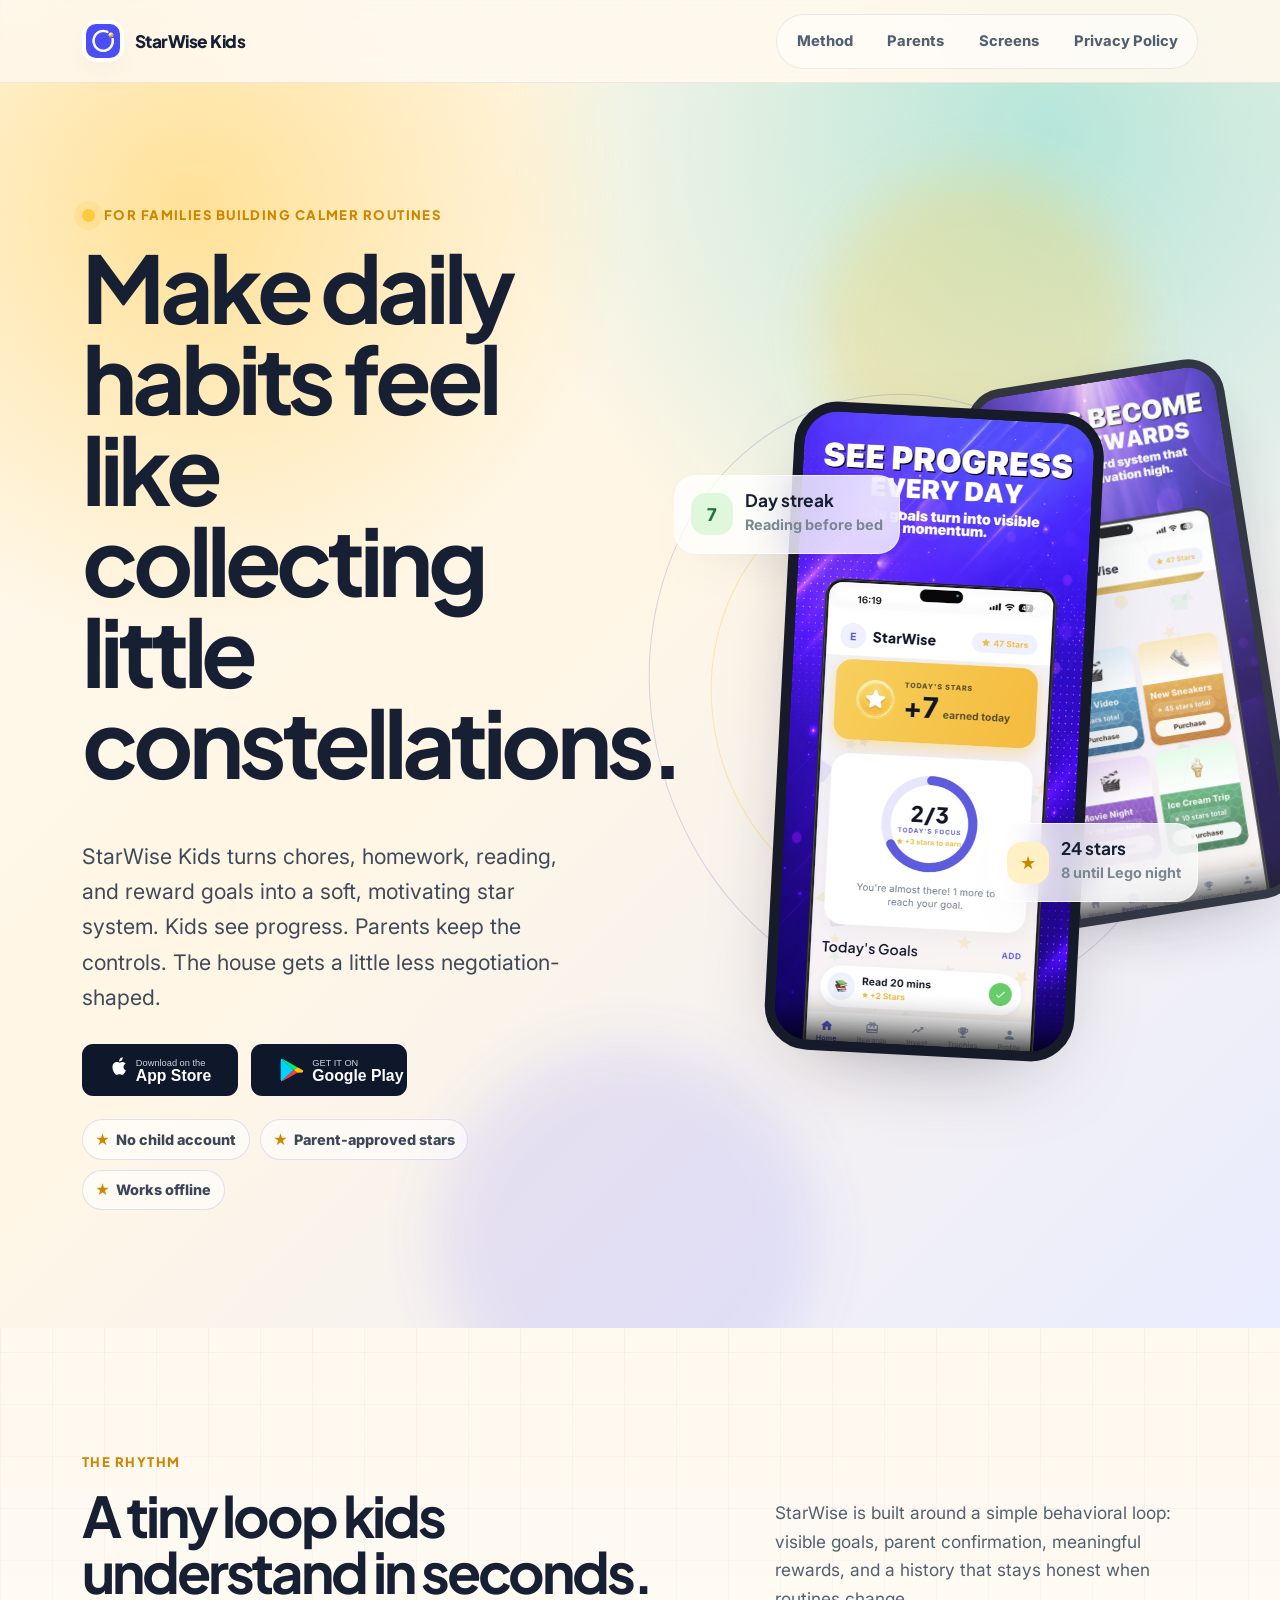
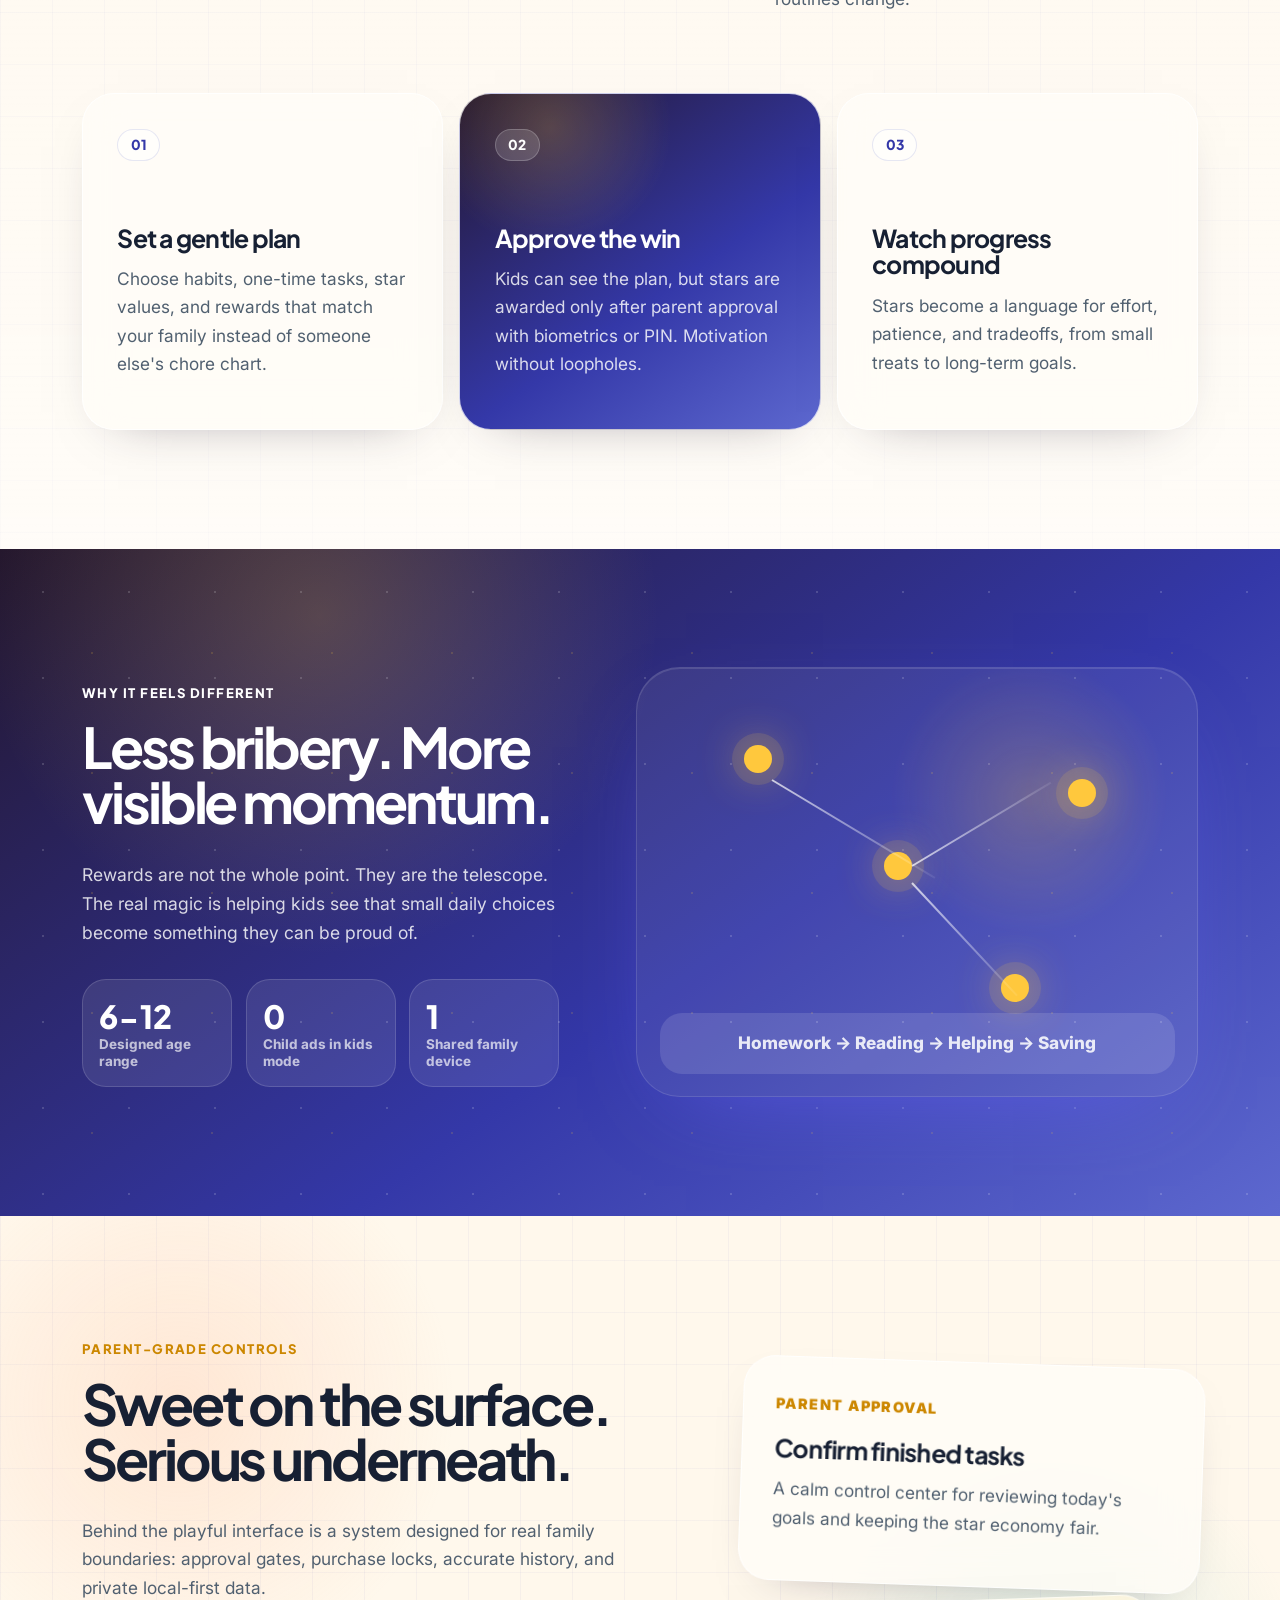
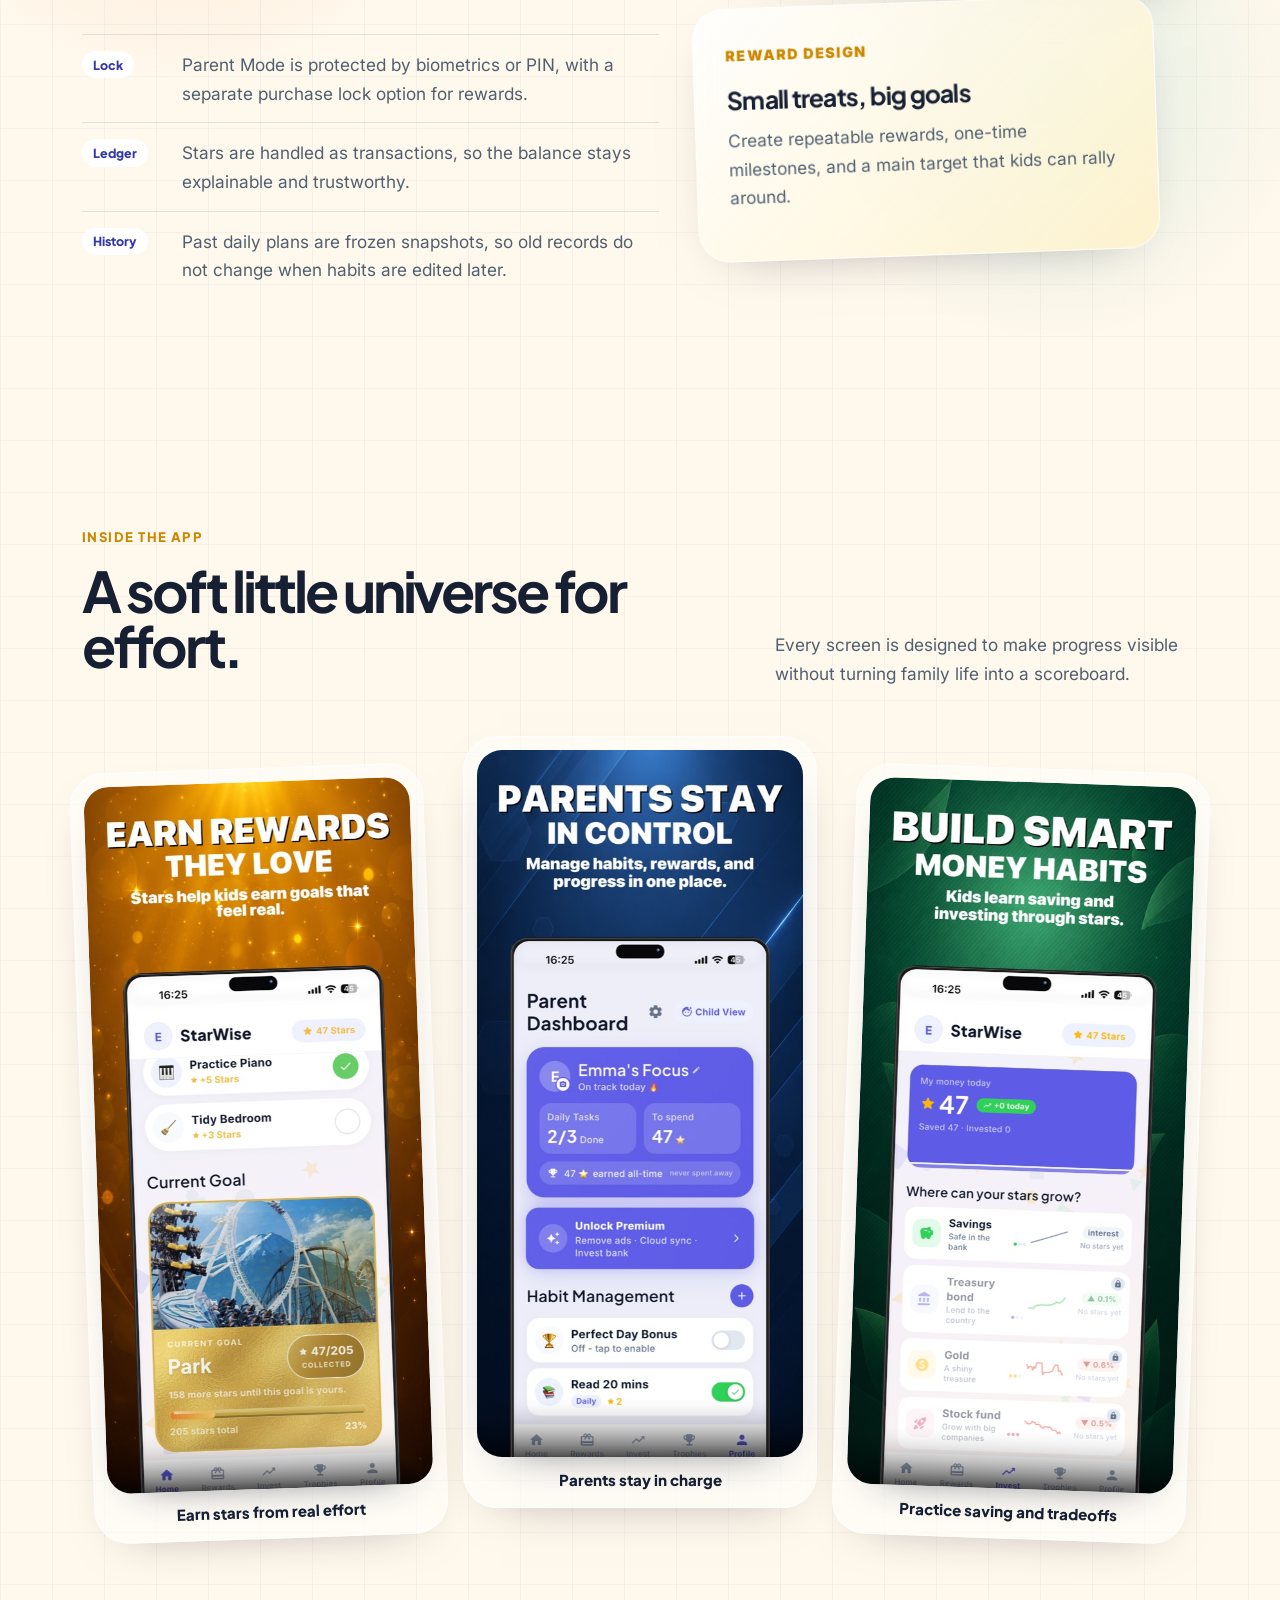
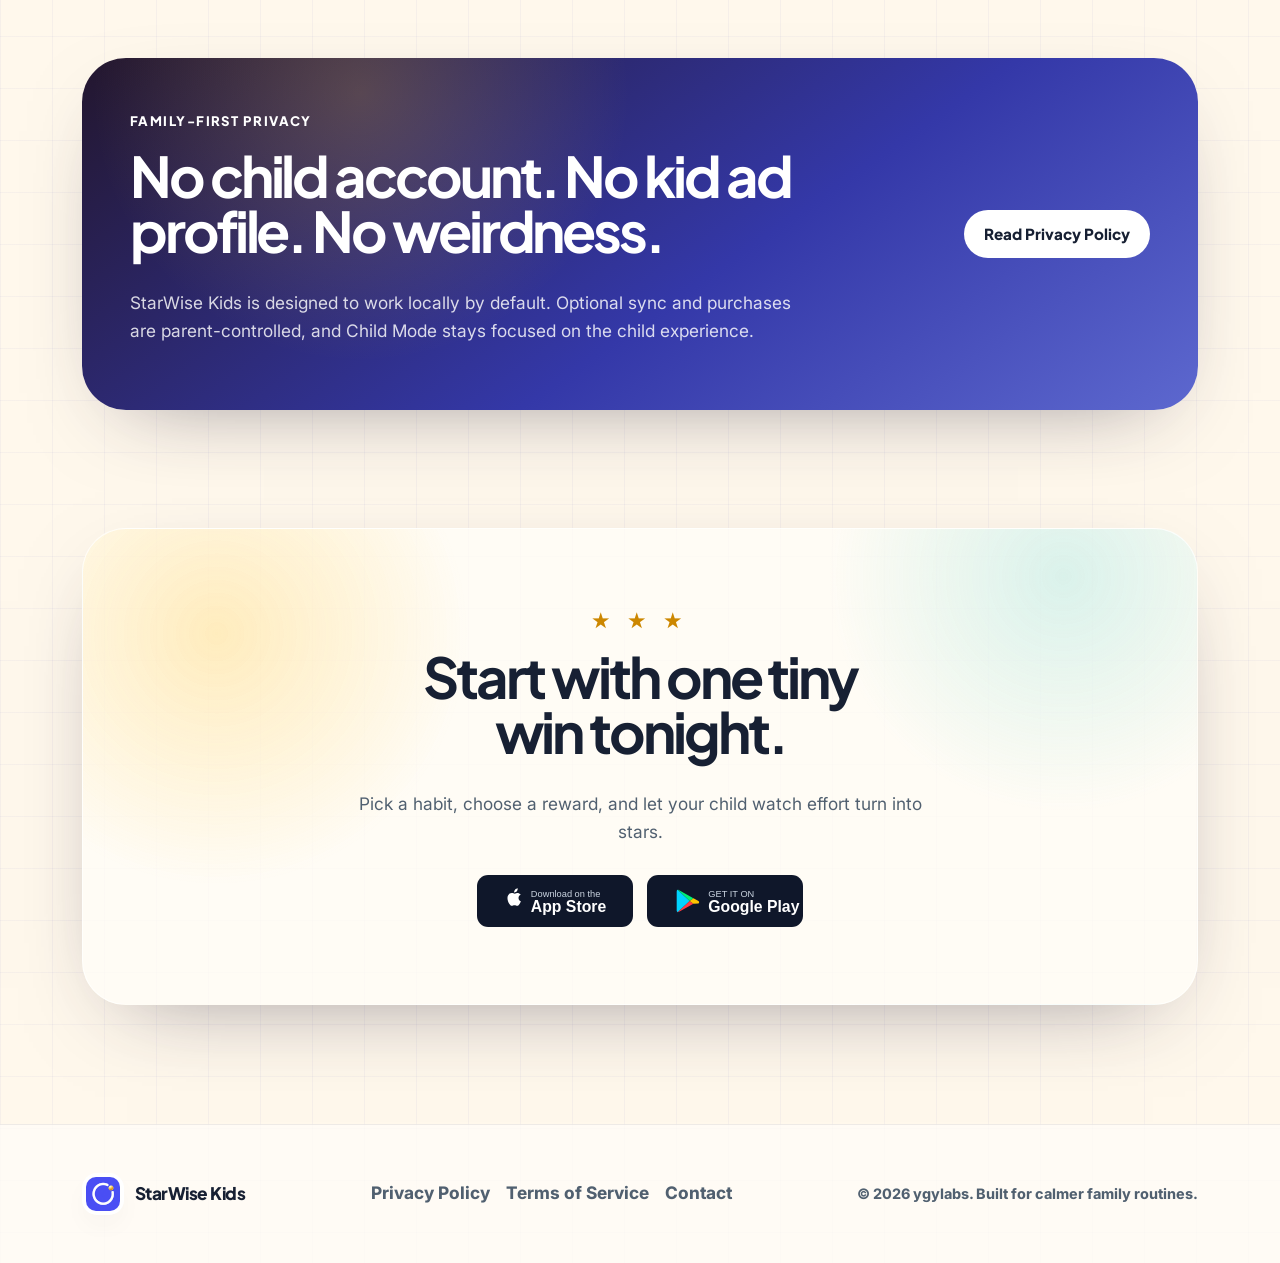
<file: starwise/index.html>
<!doctype html>
<html lang="en">
<head>
  <meta charset="utf-8" />
  <meta name="viewport" content="width=device-width, initial-scale=1" />
  <title>StarWise Kids — Tiny daily wins, real family growth</title>
  <meta name="description" content="StarWise Kids helps families turn routines, chores, reading, and money habits into star-powered goals kids can understand and parents can trust." />
  <link rel="icon" href="./assets/favicon.svg" type="image/svg+xml" />
  <link rel="preload" href="./assets/fonts/PlusJakartaSans.ttf" as="font" type="font/ttf" crossorigin />
  <link rel="preload" href="./assets/fonts/Inter.ttf" as="font" type="font/ttf" crossorigin />
  <link rel="stylesheet" href="./styles/main.css" />
</head>
<body>
  <header class="site-nav">
    <div class="container nav-inner">
      <a class="brand" href="./" aria-label="StarWise Kids home">
        <span class="brand-mark"><img src="./assets/icon.png" alt="" /></span>
        <span>StarWise Kids</span>
      </a>
      <nav aria-label="Main navigation" class="nav-wrap">
        <div class="nav-menu" data-nav-menu>
          <a href="#method">Method</a>
          <a href="#parents">Parents</a>
          <a href="#screens">Screens</a>
          <a href="./privacy/">Privacy Policy</a>
        </div>
      </nav>
      <button class="nav-toggle" data-nav-toggle aria-label="Toggle menu" aria-expanded="false">Menu</button>
    </div>
  </header>

  <main>
    <section class="hero section">
      <div class="hero-glow hero-glow-one" aria-hidden="true"></div>
      <div class="hero-glow hero-glow-two" aria-hidden="true"></div>
      <div class="container hero-grid">
        <div class="hero-copy">
          <p class="eyebrow"><span></span> For families building calmer routines</p>
          <h1>Make daily habits feel like collecting little constellations.</h1>
          <p class="hero-lede">StarWise Kids turns chores, homework, reading, and reward goals into a soft, motivating star system. Kids see progress. Parents keep the controls. The house gets a little less negotiation-shaped.</p>
          <div class="hero-actions" aria-label="Download StarWise Kids">
            <a class="store-link" href="https://apps.apple.com/app/id6780098076" target="_blank" rel="noopener" aria-label="Download on the App Store">
              <img src="./assets/badges/app-store.svg" alt="Download on the App Store" />
            </a>
            <a class="store-link" href="https://play.google.com/store/apps/details?id=com.ygy.focusstar" target="_blank" rel="noopener" aria-label="Get it on Google Play">
              <img src="./assets/badges/google-play.svg" alt="Get it on Google Play" />
            </a>
          </div>
          <div class="hero-proof" aria-label="Product highlights">
            <span>No child account</span>
            <span>Parent-approved stars</span>
            <span>Works offline</span>
          </div>
        </div>

        <div class="hero-stage" aria-label="StarWise Kids app preview">
          <div class="orbit orbit-one" aria-hidden="true"></div>
          <div class="orbit orbit-two" aria-hidden="true"></div>
          <div class="floating-card routine-card" aria-hidden="true">
            <span class="mini-icon">7</span>
            <div>
              <strong>Day streak</strong>
              <small>Reading before bed</small>
            </div>
          </div>
          <div class="floating-card reward-card" aria-hidden="true">
            <span class="mini-icon gold">★</span>
            <div>
              <strong>24 stars</strong>
              <small>8 until Lego night</small>
            </div>
          </div>
          <div class="phone-frame phone-frame-back">
            <img src="./assets/screenshots/04-real-rewards.jpg" alt="" />
          </div>
          <div class="phone-frame phone-frame-front">
            <img src="./assets/screenshots/01-see-progress.jpg" alt="StarWise Kids dashboard showing goals, progress, and stars" />
          </div>
        </div>
      </div>
    </section>

    <section id="method" class="section method-section">
      <div class="container">
        <div class="section-kicker">The rhythm</div>
        <div class="split-heading">
          <h2>A tiny loop kids understand in seconds.</h2>
          <p>StarWise is built around a simple behavioral loop: visible goals, parent confirmation, meaningful rewards, and a history that stays honest when routines change.</p>
        </div>
        <div class="method-grid">
          <article class="method-card">
            <div class="method-number">01</div>
            <h3>Set a gentle plan</h3>
            <p>Choose habits, one-time tasks, star values, and rewards that match your family instead of someone else's chore chart.</p>
          </article>
          <article class="method-card featured">
            <div class="method-number">02</div>
            <h3>Approve the win</h3>
            <p>Kids can see the plan, but stars are awarded only after parent approval with biometrics or PIN. Motivation without loopholes.</p>
          </article>
          <article class="method-card">
            <div class="method-number">03</div>
            <h3>Watch progress compound</h3>
            <p>Stars become a language for effort, patience, and tradeoffs, from small treats to long-term goals.</p>
          </article>
        </div>
      </div>
    </section>

    <section class="section cosmos-section">
      <div class="container cosmos-grid">
        <div class="cosmos-panel">
          <span class="section-kicker">Why it feels different</span>
          <h2>Less bribery. More visible momentum.</h2>
          <p>Rewards are not the whole point. They are the telescope. The real magic is helping kids see that small daily choices become something they can be proud of.</p>
          <div class="metric-row">
            <div><strong>6-12</strong><span>Designed age range</span></div>
            <div><strong>0</strong><span>Child ads in kids mode</span></div>
            <div><strong>1</strong><span>Shared family device</span></div>
          </div>
        </div>
        <div class="star-map" aria-hidden="true">
          <span class="star-node node-a"></span>
          <span class="star-node node-b"></span>
          <span class="star-node node-c"></span>
          <span class="star-node node-d"></span>
          <span class="star-line line-a"></span>
          <span class="star-line line-b"></span>
          <span class="star-line line-c"></span>
          <div class="star-caption">Homework → Reading → Helping → Saving</div>
        </div>
      </div>
    </section>

    <section id="parents" class="section parent-section">
      <div class="container parent-grid">
        <div>
          <span class="section-kicker">Parent-grade controls</span>
          <h2>Sweet on the surface. Serious underneath.</h2>
          <p>Behind the playful interface is a system designed for real family boundaries: approval gates, purchase locks, accurate history, and private local-first data.</p>
          <div class="trust-list">
            <div><span>Lock</span><p>Parent Mode is protected by biometrics or PIN, with a separate purchase lock option for rewards.</p></div>
            <div><span>Ledger</span><p>Stars are handled as transactions, so the balance stays explainable and trustworthy.</p></div>
            <div><span>History</span><p>Past daily plans are frozen snapshots, so old records do not change when habits are edited later.</p></div>
          </div>
        </div>
        <div class="parent-card-stack">
          <article class="glass-card">
            <small>Parent approval</small>
            <h3>Confirm finished tasks</h3>
            <p>A calm control center for reviewing today's goals and keeping the star economy fair.</p>
          </article>
          <article class="glass-card accent">
            <small>Reward design</small>
            <h3>Small treats, big goals</h3>
            <p>Create repeatable rewards, one-time milestones, and a main target that kids can rally around.</p>
          </article>
        </div>
      </div>
    </section>

    <section id="screens" class="section screens-section">
      <div class="container">
        <div class="split-heading">
          <div>
            <span class="section-kicker">Inside the app</span>
            <h2>A soft little universe for effort.</h2>
          </div>
          <p>Every screen is designed to make progress visible without turning family life into a scoreboard.</p>
        </div>
        <div class="screen-gallery">
          <figure>
            <img src="./assets/screenshots/02-earn-rewards.jpg" alt="Task completion and star earning screen" loading="lazy" />
            <figcaption>Earn stars from real effort</figcaption>
          </figure>
          <figure class="raised">
            <img src="./assets/screenshots/03-parents-control.jpg" alt="Parent controls screen" loading="lazy" />
            <figcaption>Parents stay in charge</figcaption>
          </figure>
          <figure>
            <img src="./assets/screenshots/05-money-habits.jpg" alt="Money habit learning screen" loading="lazy" />
            <figcaption>Practice saving and tradeoffs</figcaption>
          </figure>
        </div>
      </div>
    </section>

    <section id="privacy-band" class="section privacy-section">
      <div class="container">
        <div class="privacy-band">
          <div>
            <span class="section-kicker">Family-first privacy</span>
            <h2>No child account. No kid ad profile. No weirdness.</h2>
            <p>StarWise Kids is designed to work locally by default. Optional sync and purchases are parent-controlled, and Child Mode stays focused on the child experience.</p>
          </div>
          <a class="btn btn-light" href="./privacy/">Read Privacy Policy</a>
        </div>
      </div>
    </section>

    <section class="section final-cta">
      <div class="container">
        <div class="cta-card">
          <div class="cta-stars" aria-hidden="true">★ ★ ★</div>
          <h2>Start with one tiny win tonight.</h2>
          <p>Pick a habit, choose a reward, and let your child watch effort turn into stars.</p>
          <div class="hero-actions centered" aria-label="Download StarWise Kids">
            <a class="store-link" href="https://apps.apple.com/app/id6780098076" target="_blank" rel="noopener" aria-label="Download on the App Store">
              <img src="./assets/badges/app-store.svg" alt="Download on the App Store" />
            </a>
            <a class="store-link" href="https://play.google.com/store/apps/details?id=com.ygy.focusstar" target="_blank" rel="noopener" aria-label="Get it on Google Play">
              <img src="./assets/badges/google-play.svg" alt="Get it on Google Play" />
            </a>
          </div>
        </div>
      </div>
    </section>
  </main>

  <footer class="site-footer">
    <div class="container footer-inner">
      <a class="brand" href="./"><span class="brand-mark"><img src="./assets/icon.png" alt="" /></span><span>StarWise Kids</span></a>
      <nav class="footer-links" aria-label="Footer">
        <a href="./privacy/">Privacy Policy</a>
        <a href="./terms/">Terms of Service</a>
        <a href="mailto:support@ygylabs.com">Contact</a>
      </nav>
      <small>© 2026 ygylabs. Built for calmer family routines.</small>
    </div>
  </footer>
  <script src="./scripts/nav.js"></script>
</body>
</html>
</file>
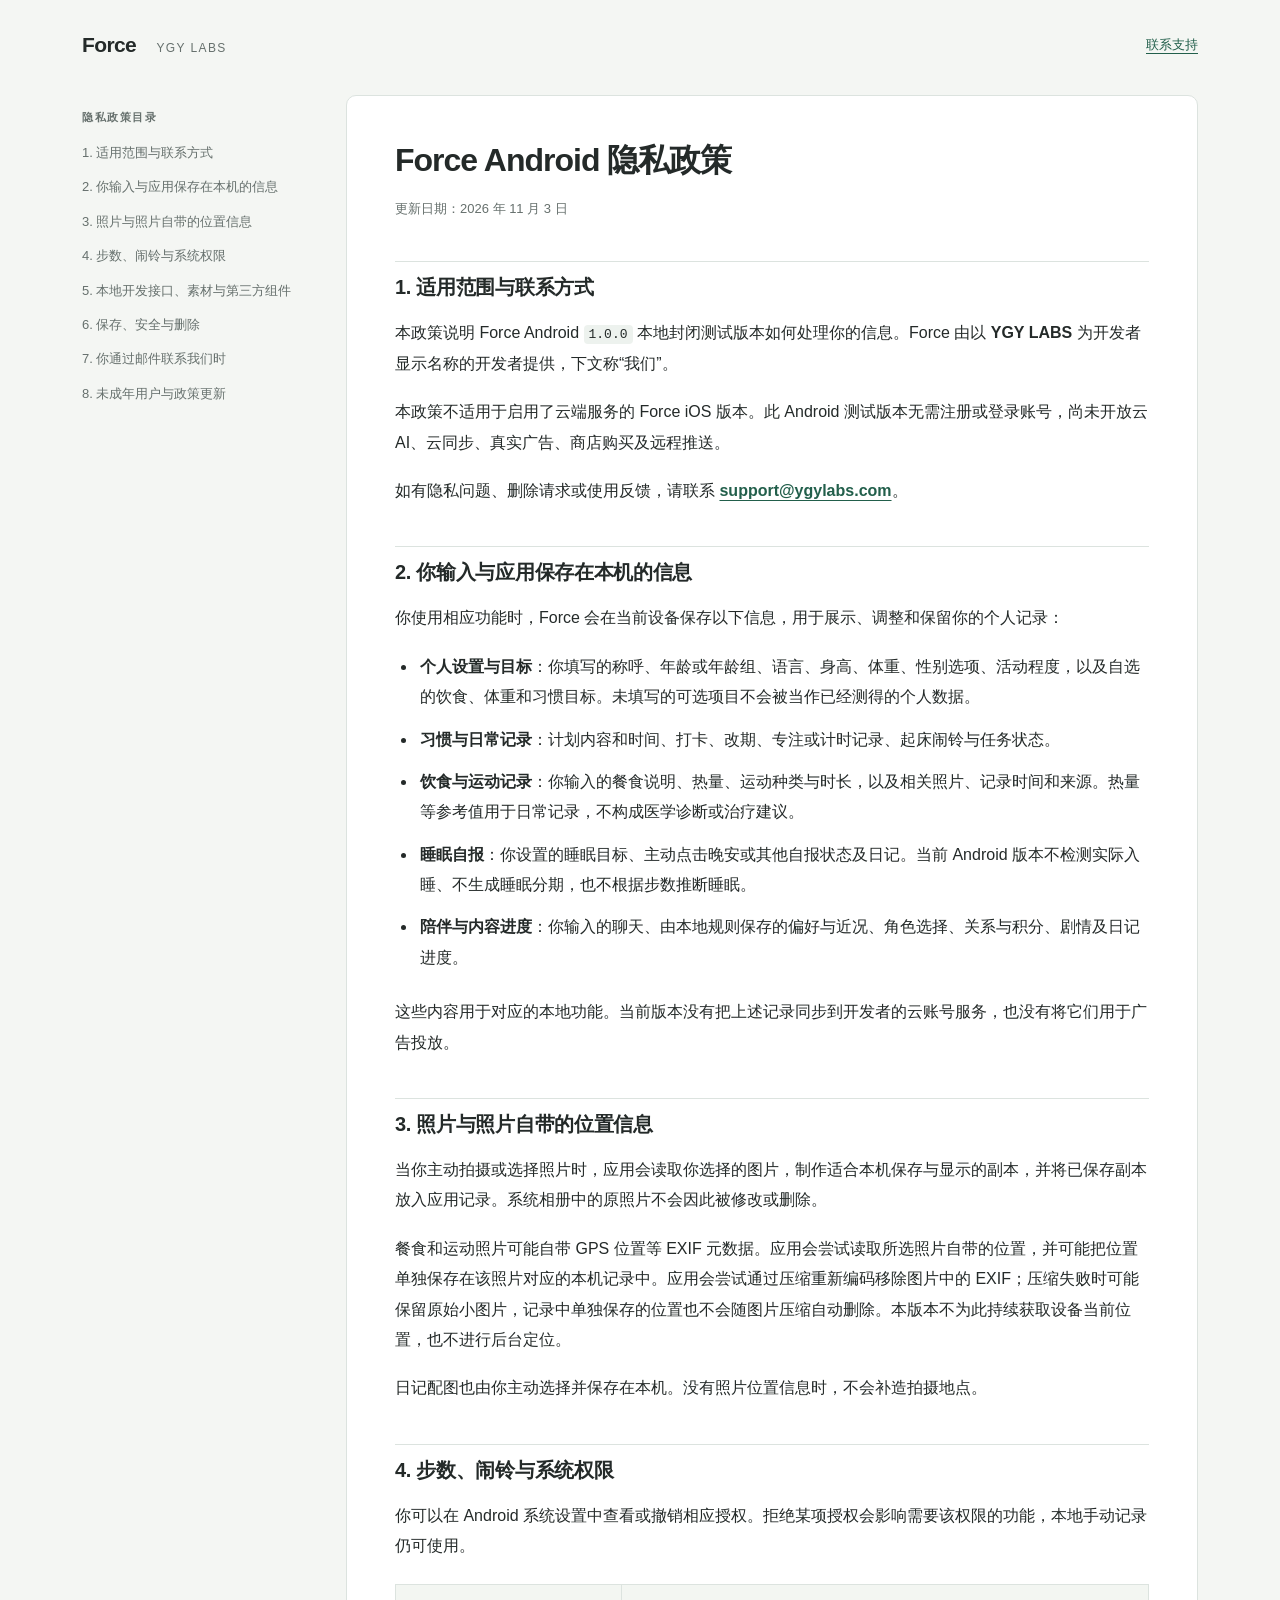
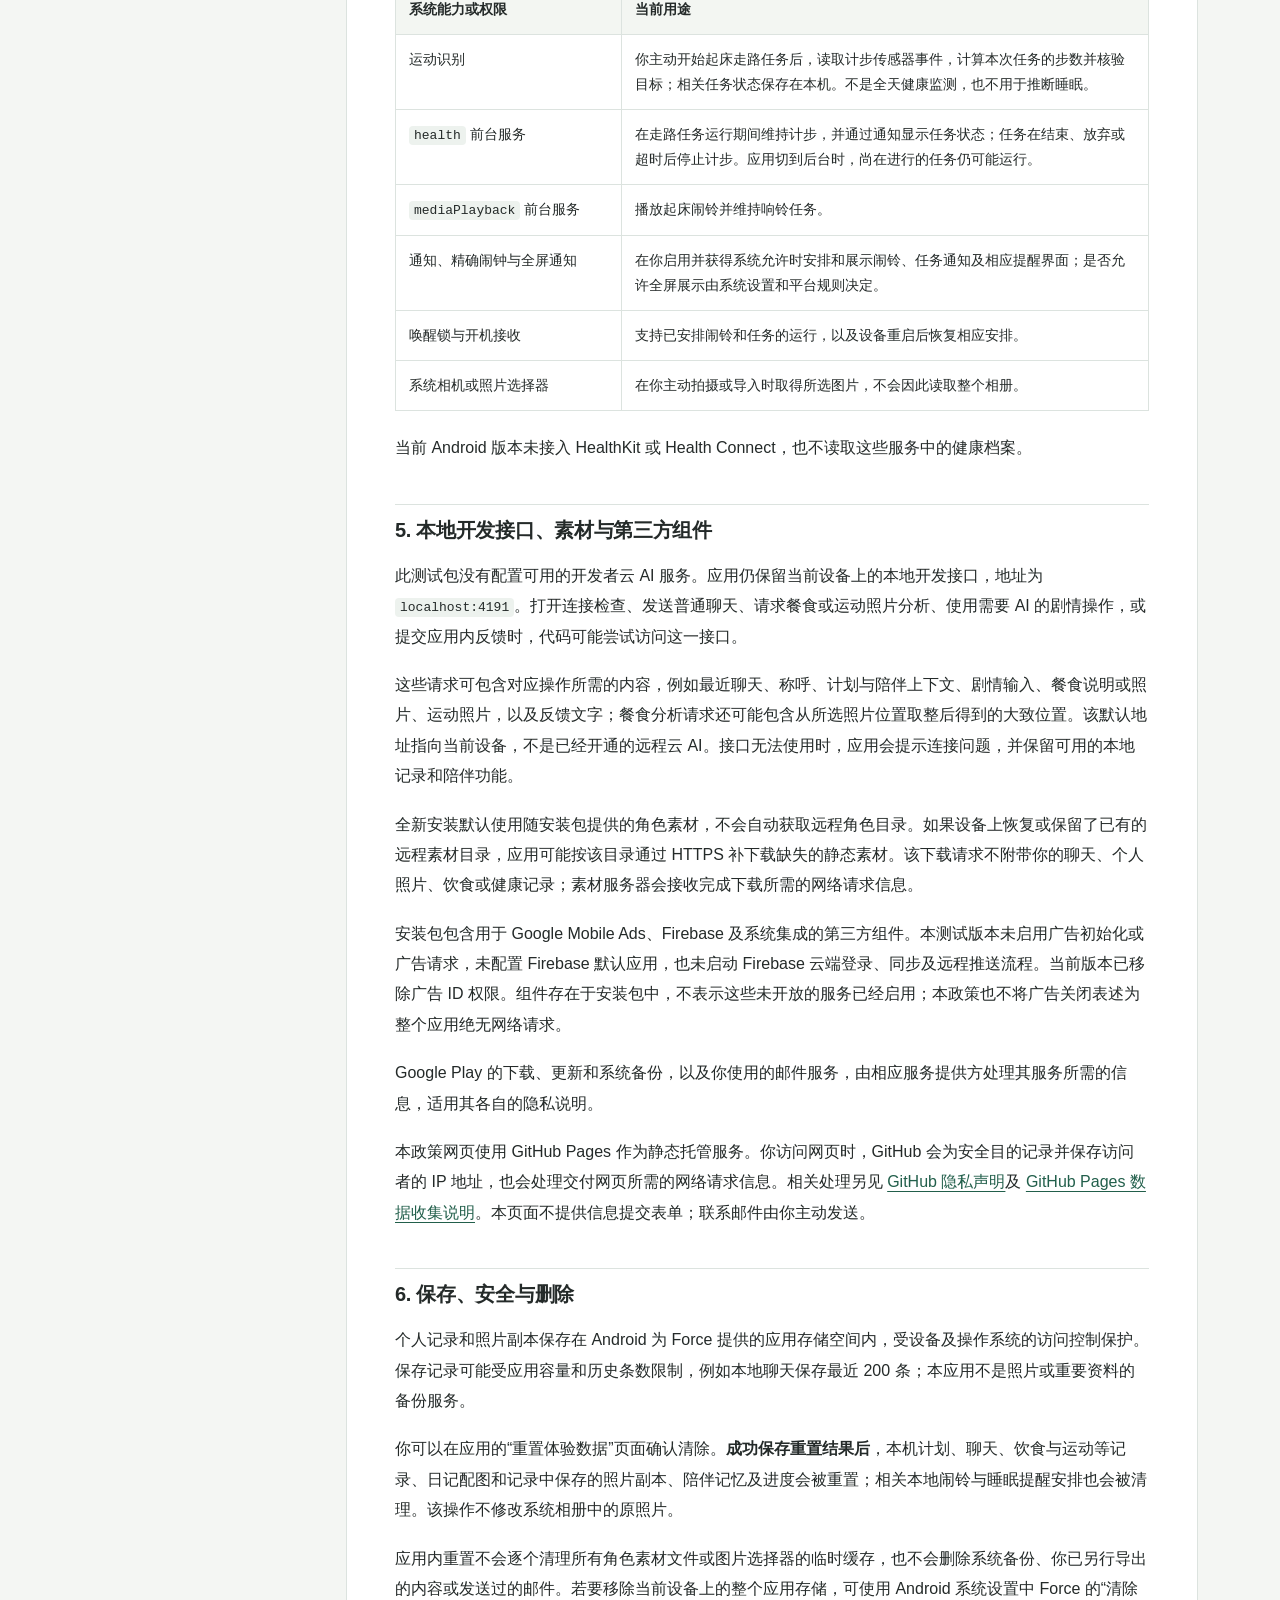
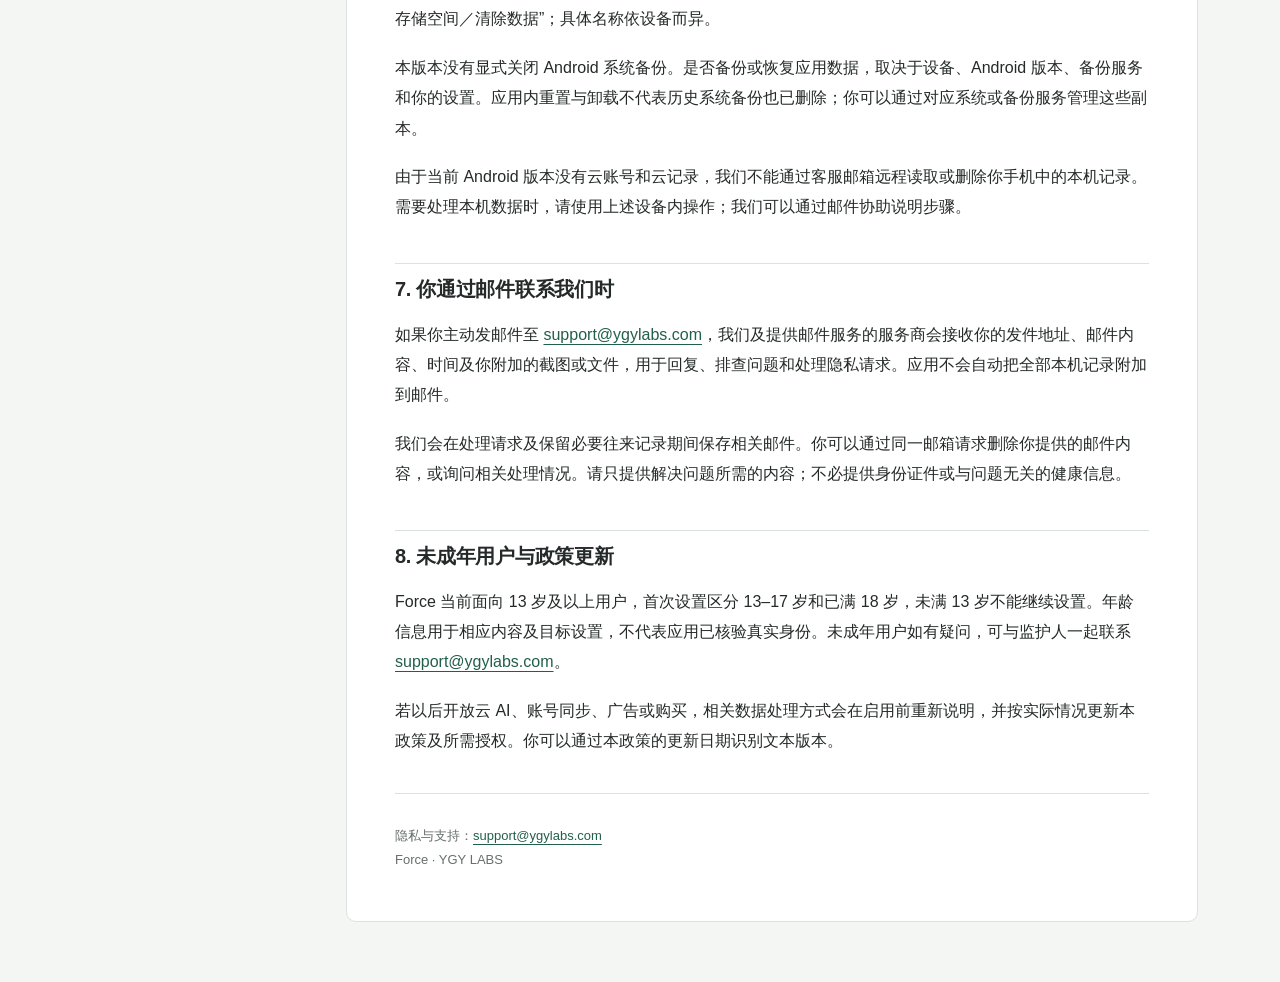
<file: force/privacy/index.html>
<!doctype html>
<html lang="zh-CN">
<head>
<meta charset="utf-8">
<meta name="viewport" content="width=device-width, initial-scale=1">
<meta name="description" content="Force Android 本地封闭测试版隐私政策。开发者 YGY LABS，隐私联系 support@ygylabs.com。">
<meta name="robots" content="noindex">
<title>Force Android 隐私政策 · YGY LABS</title>
<style>
:root{color-scheme:light;--ink:#242a29;--muted:#66706d;--line:#dce3df;--accent:#225f4b;--paper:#fff;--canvas:#f4f6f3}
*{box-sizing:border-box}html{scroll-behavior:smooth;scroll-padding-top:24px}body{margin:0;background:var(--canvas);color:var(--ink);font:16px/1.9 -apple-system,BlinkMacSystemFont,"PingFang SC","Hiragino Sans GB","Microsoft YaHei",sans-serif}
a{color:var(--accent);text-underline-offset:4px;overflow-wrap:anywhere}a:hover{text-decoration-thickness:2px}a:focus-visible{outline:3px solid #73ab91;outline-offset:4px;border-radius:2px}
.top{max-width:1180px;margin:auto;padding:25px 32px;display:flex;align-items:center;justify-content:space-between;gap:20px}.brand{font-size:21px;letter-spacing:-.6px;font-weight:700}.brand span{font-weight:400;font-size:12px;letter-spacing:1.4px;margin-left:15px;color:var(--muted)}.top>a{font-size:13px}
.layout{max-width:1180px;margin:5px auto 60px;padding:0 32px;display:grid;grid-template-columns:220px minmax(0,1fr);gap:44px;align-items:start}nav{position:sticky;top:28px;padding-top:12px;font-size:13px}nav p{color:var(--muted);font-size:11px;letter-spacing:1.5px;font-weight:600;margin:0 0 14px}nav a{display:block;text-decoration:none;color:var(--muted);line-height:1.65;margin:0 0 13px}nav a:hover{color:var(--accent)}
article{background:var(--paper);border:1px solid var(--line);border-radius:10px;padding:42px 48px 48px;min-width:0}h1{font-size:32px;line-height:1.4;letter-spacing:-1px;margin:0 0 14px}h2{font-size:20px;line-height:1.55;letter-spacing:-.3px;margin:40px 0 15px;padding-top:10px;border-top:1px solid var(--line)}article>p:first-of-type{font-size:13px;color:var(--muted);margin-bottom:30px}p{margin:0 0 18px}ul{padding-left:22px;margin:0 0 24px}li{padding-left:3px;margin-bottom:12px}strong{font-weight:600}code{font:13px/1.7 ui-monospace,SFMono-Regular,Consolas,monospace;background:#edf2ee;border-radius:4px;padding:2px 5px;overflow-wrap:anywhere}.draft{padding:12px 16px;margin:0 0 28px;border-left:3px solid #c58a27;background:#fff8e9;font-size:13px;color:#74521f}
.table-wrap{overflow:auto;margin:22px 0}table{width:100%;border-collapse:collapse;font-size:14px;line-height:1.8}th,td{padding:12px 13px;border:1px solid var(--line);text-align:left;vertical-align:top}th{background:#f3f6f2;font-weight:600}td:first-child{width:30%;min-width:130px}footer{padding-top:30px;margin-top:36px;border-top:1px solid var(--line);font-size:13px;color:var(--muted)}
@media(max-width:820px){.top{padding:20px}.layout{display:block;margin-top:0;padding:0 16px}nav{position:static;padding:12px 7px 22px;display:grid;grid-template-columns:1fr 1fr;gap:8px 20px}nav p{grid-column:1/-1;margin-bottom:4px}nav a{margin:0;font-size:12px}article{padding:28px 23px 32px}h1{font-size:27px}h2{font-size:19px;margin-top:32px}.brand span{display:none}body{font-size:15px}}
@media print{body{background:#fff}.top,.draft,nav{display:none}.layout{display:block;max-width:none;margin:0;padding:0}article{border:0;padding:0}h2{break-after:avoid}tr{break-inside:avoid}a{color:inherit}}
</style>
</head>
<body>
<header class="top"><div class="brand">Force <span>YGY LABS</span></div><a href="mailto:support@ygylabs.com">联系支持</a></header>
<main class="layout"><nav aria-label="隐私政策目录"><p>隐私政策目录</p><a href="#section-1">1. 适用范围与联系方式</a><a href="#section-2">2. 你输入与应用保存在本机的信息</a><a href="#section-3">3. 照片与照片自带的位置信息</a><a href="#section-4">4. 步数、闹铃与系统权限</a><a href="#section-5">5. 本地开发接口、素材与第三方组件</a><a href="#section-6">6. 保存、安全与删除</a><a href="#section-7">7. 你通过邮件联系我们时</a><a href="#section-8">8. 未成年用户与政策更新</a></nav><article><h1>Force Android 隐私政策</h1>
<p>更新日期：2026 年 11 月 3 日</p>
<h2 id="section-1">1. 适用范围与联系方式</h2>
<p>本政策说明 Force Android <code>1.0.0</code> 本地封闭测试版本如何处理你的信息。Force 由以 <strong>YGY LABS</strong> 为开发者显示名称的开发者提供，下文称“我们”。</p>
<p>本政策不适用于启用了云端服务的 Force iOS 版本。此 Android 测试版本无需注册或登录账号，尚未开放云 AI、云同步、真实广告、商店购买及远程推送。</p>
<p>如有隐私问题、删除请求或使用反馈，请联系 <strong><a href="mailto:support@ygylabs.com">support@ygylabs.com</a></strong>。</p>
<h2 id="section-2">2. 你输入与应用保存在本机的信息</h2>
<p>你使用相应功能时，Force 会在当前设备保存以下信息，用于展示、调整和保留你的个人记录：</p>
<ul><li><strong>个人设置与目标</strong>：你填写的称呼、年龄或年龄组、语言、身高、体重、性别选项、活动程度，以及自选的饮食、体重和习惯目标。未填写的可选项目不会被当作已经测得的个人数据。</li><li><strong>习惯与日常记录</strong>：计划内容和时间、打卡、改期、专注或计时记录、起床闹铃与任务状态。</li><li><strong>饮食与运动记录</strong>：你输入的餐食说明、热量、运动种类与时长，以及相关照片、记录时间和来源。热量等参考值用于日常记录，不构成医学诊断或治疗建议。</li><li><strong>睡眠自报</strong>：你设置的睡眠目标、主动点击晚安或其他自报状态及日记。当前 Android 版本不检测实际入睡、不生成睡眠分期，也不根据步数推断睡眠。</li><li><strong>陪伴与内容进度</strong>：你输入的聊天、由本地规则保存的偏好与近况、角色选择、关系与积分、剧情及日记进度。</li></ul>
<p>这些内容用于对应的本地功能。当前版本没有把上述记录同步到开发者的云账号服务，也没有将它们用于广告投放。</p>
<h2 id="section-3">3. 照片与照片自带的位置信息</h2>
<p>当你主动拍摄或选择照片时，应用会读取你选择的图片，制作适合本机保存与显示的副本，并将已保存副本放入应用记录。系统相册中的原照片不会因此被修改或删除。</p>
<p>餐食和运动照片可能自带 GPS 位置等 EXIF 元数据。应用会尝试读取所选照片自带的位置，并可能把位置单独保存在该照片对应的本机记录中。应用会尝试通过压缩重新编码移除图片中的 EXIF；压缩失败时可能保留原始小图片，记录中单独保存的位置也不会随图片压缩自动删除。本版本不为此持续获取设备当前位置，也不进行后台定位。</p>
<p>日记配图也由你主动选择并保存在本机。没有照片位置信息时，不会补造拍摄地点。</p>
<h2 id="section-4">4. 步数、闹铃与系统权限</h2>
<p>你可以在 Android 系统设置中查看或撤销相应授权。拒绝某项授权会影响需要该权限的功能，本地手动记录仍可使用。</p>
<div class="table-wrap"><table><tr><th>系统能力或权限</th><th>当前用途</th></tr><tr><td>运动识别</td><td>你主动开始起床走路任务后，读取计步传感器事件，计算本次任务的步数并核验目标；相关任务状态保存在本机。不是全天健康监测，也不用于推断睡眠。</td></tr><tr><td><code>health</code> 前台服务</td><td>在走路任务运行期间维持计步，并通过通知显示任务状态；任务在结束、放弃或超时后停止计步。应用切到后台时，尚在进行的任务仍可能运行。</td></tr><tr><td><code>mediaPlayback</code> 前台服务</td><td>播放起床闹铃并维持响铃任务。</td></tr><tr><td>通知、精确闹钟与全屏通知</td><td>在你启用并获得系统允许时安排和展示闹铃、任务通知及相应提醒界面；是否允许全屏展示由系统设置和平台规则决定。</td></tr><tr><td>唤醒锁与开机接收</td><td>支持已安排闹铃和任务的运行，以及设备重启后恢复相应安排。</td></tr><tr><td>系统相机或照片选择器</td><td>在你主动拍摄或导入时取得所选图片，不会因此读取整个相册。</td></tr></table></div>
<p>当前 Android 版本未接入 HealthKit 或 Health Connect，也不读取这些服务中的健康档案。</p>
<h2 id="section-5">5. 本地开发接口、素材与第三方组件</h2>
<p>此测试包没有配置可用的开发者云 AI 服务。应用仍保留当前设备上的本地开发接口，地址为 <code>localhost:4191</code>。打开连接检查、发送普通聊天、请求餐食或运动照片分析、使用需要 AI 的剧情操作，或提交应用内反馈时，代码可能尝试访问这一接口。</p>
<p>这些请求可包含对应操作所需的内容，例如最近聊天、称呼、计划与陪伴上下文、剧情输入、餐食说明或照片、运动照片，以及反馈文字；餐食分析请求还可能包含从所选照片位置取整后得到的大致位置。该默认地址指向当前设备，不是已经开通的远程云 AI。接口无法使用时，应用会提示连接问题，并保留可用的本地记录和陪伴功能。</p>
<p>全新安装默认使用随安装包提供的角色素材，不会自动获取远程角色目录。如果设备上恢复或保留了已有的远程素材目录，应用可能按该目录通过 HTTPS 补下载缺失的静态素材。该下载请求不附带你的聊天、个人照片、饮食或健康记录；素材服务器会接收完成下载所需的网络请求信息。</p>
<p>安装包包含用于 Google Mobile Ads、Firebase 及系统集成的第三方组件。本测试版本未启用广告初始化或广告请求，未配置 Firebase 默认应用，也未启动 Firebase 云端登录、同步及远程推送流程。当前版本已移除广告 ID 权限。组件存在于安装包中，不表示这些未开放的服务已经启用；本政策也不将广告关闭表述为整个应用绝无网络请求。</p>
<p>Google Play 的下载、更新和系统备份，以及你使用的邮件服务，由相应服务提供方处理其服务所需的信息，适用其各自的隐私说明。</p>
<p>本政策网页使用 GitHub Pages 作为静态托管服务。你访问网页时，GitHub 会为安全目的记录并保存访问者的 IP 地址，也会处理交付网页所需的网络请求信息。相关处理另见 <a href="https://docs.github.com/en/site-policy/privacy-policies/github-general-privacy-statement" rel="noopener noreferrer">GitHub 隐私声明</a>及 <a href="https://docs.github.com/en/pages/getting-started-with-github-pages/what-is-github-pages#data-collection" rel="noopener noreferrer">GitHub Pages 数据收集说明</a>。本页面不提供信息提交表单；联系邮件由你主动发送。</p>
<h2 id="section-6">6. 保存、安全与删除</h2>
<p>个人记录和照片副本保存在 Android 为 Force 提供的应用存储空间内，受设备及操作系统的访问控制保护。保存记录可能受应用容量和历史条数限制，例如本地聊天保存最近 200 条；本应用不是照片或重要资料的备份服务。</p>
<p>你可以在应用的“重置体验数据”页面确认清除。<strong>成功保存重置结果后</strong>，本机计划、聊天、饮食与运动等记录、日记配图和记录中保存的照片副本、陪伴记忆及进度会被重置；相关本地闹铃与睡眠提醒安排也会被清理。该操作不修改系统相册中的原照片。</p>
<p>应用内重置不会逐个清理所有角色素材文件或图片选择器的临时缓存，也不会删除系统备份、你已另行导出的内容或发送过的邮件。若要移除当前设备上的整个应用存储，可使用 Android 系统设置中 Force 的“清除存储空间／清除数据”；具体名称依设备而异。</p>
<p>本版本没有显式关闭 Android 系统备份。是否备份或恢复应用数据，取决于设备、Android 版本、备份服务和你的设置。应用内重置与卸载不代表历史系统备份也已删除；你可以通过对应系统或备份服务管理这些副本。</p>
<p>由于当前 Android 版本没有云账号和云记录，我们不能通过客服邮箱远程读取或删除你手机中的本机记录。需要处理本机数据时，请使用上述设备内操作；我们可以通过邮件协助说明步骤。</p>
<h2 id="section-7">7. 你通过邮件联系我们时</h2>
<p>如果你主动发邮件至 <a href="mailto:support@ygylabs.com">support@ygylabs.com</a>，我们及提供邮件服务的服务商会接收你的发件地址、邮件内容、时间及你附加的截图或文件，用于回复、排查问题和处理隐私请求。应用不会自动把全部本机记录附加到邮件。</p>
<p>我们会在处理请求及保留必要往来记录期间保存相关邮件。你可以通过同一邮箱请求删除你提供的邮件内容，或询问相关处理情况。请只提供解决问题所需的内容；不必提供身份证件或与问题无关的健康信息。</p>
<h2 id="section-8">8. 未成年用户与政策更新</h2>
<p>Force 当前面向 13 岁及以上用户，首次设置区分 13–17 岁和已满 18 岁，未满 13 岁不能继续设置。年龄信息用于相应内容及目标设置，不代表应用已核验真实身份。未成年用户如有疑问，可与监护人一起联系 <a href="mailto:support@ygylabs.com">support@ygylabs.com</a>。</p>
<p>若以后开放云 AI、账号同步、广告或购买，相关数据处理方式会在启用前重新说明，并按实际情况更新本政策及所需授权。你可以通过本政策的更新日期识别文本版本。</p><footer>隐私与支持：<a href="mailto:support@ygylabs.com">support@ygylabs.com</a><br>Force · YGY LABS</footer></article></main>
</body>
</html>
</file>
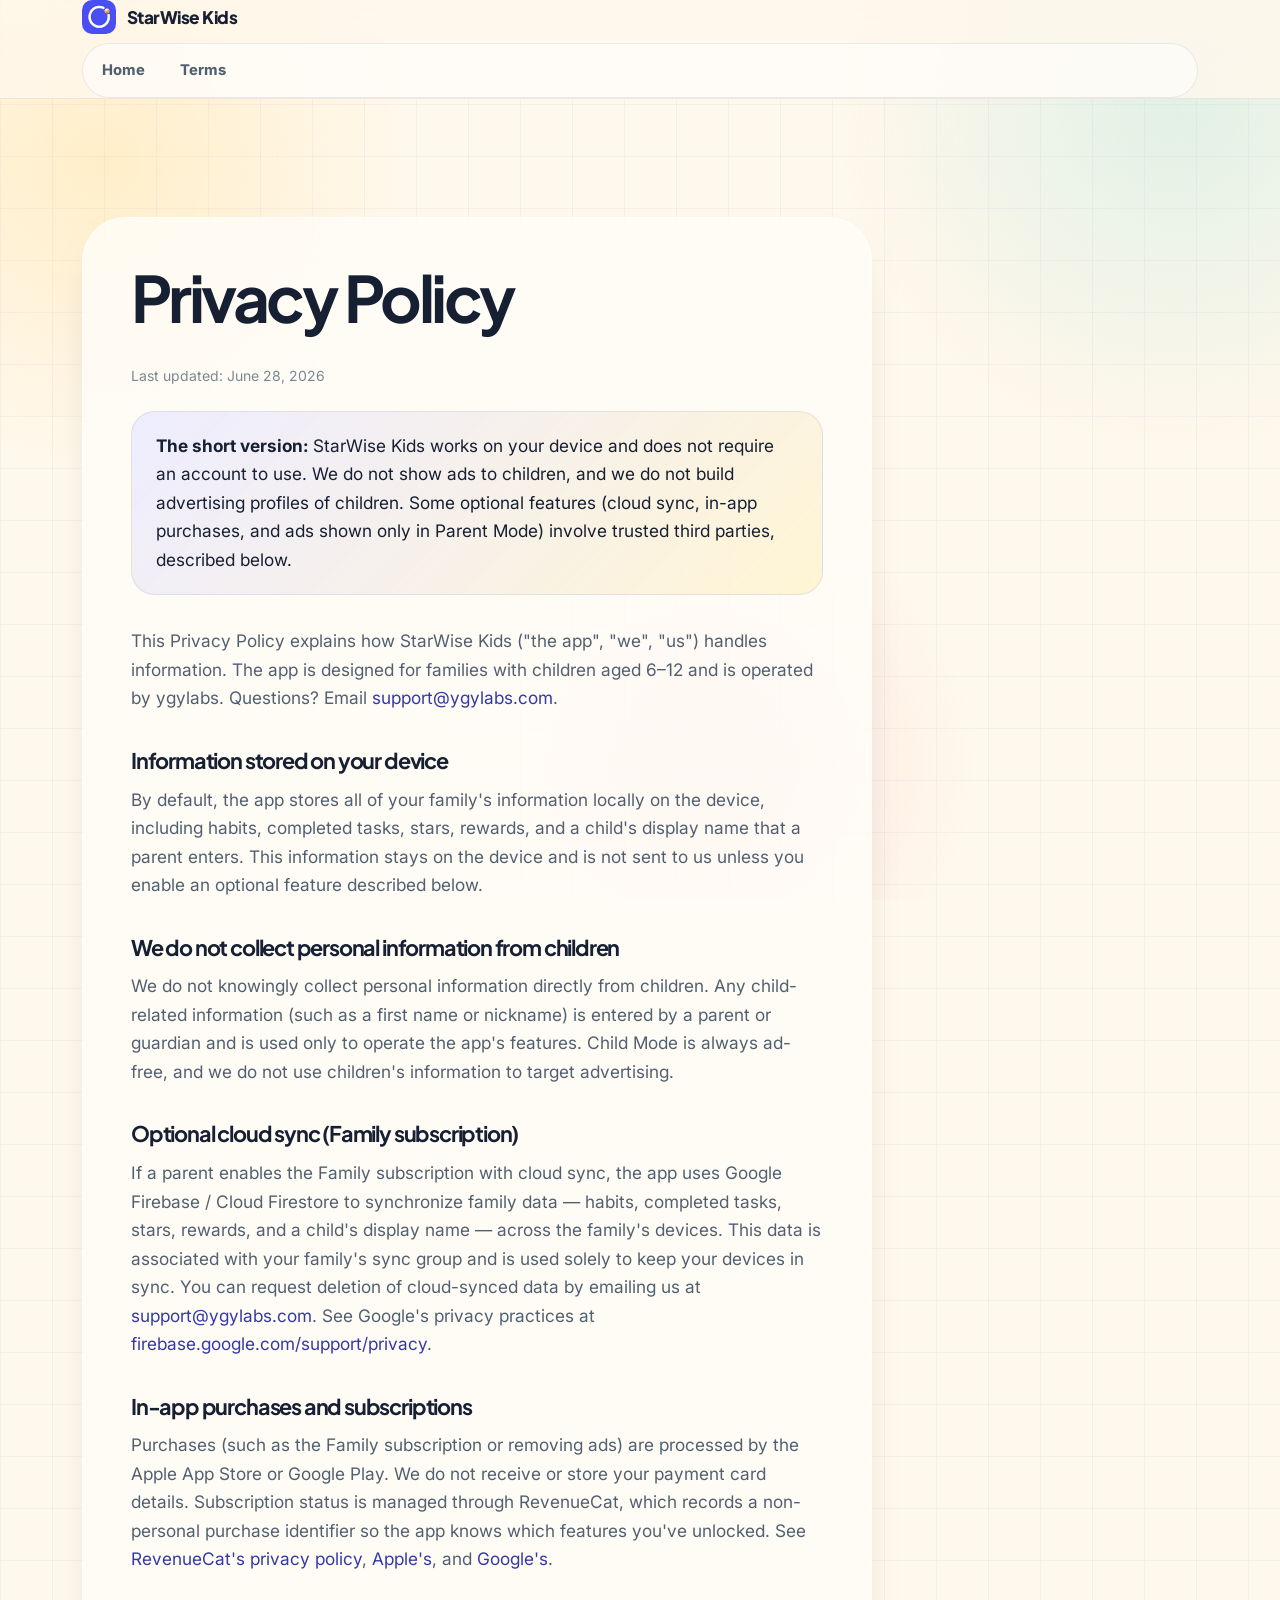
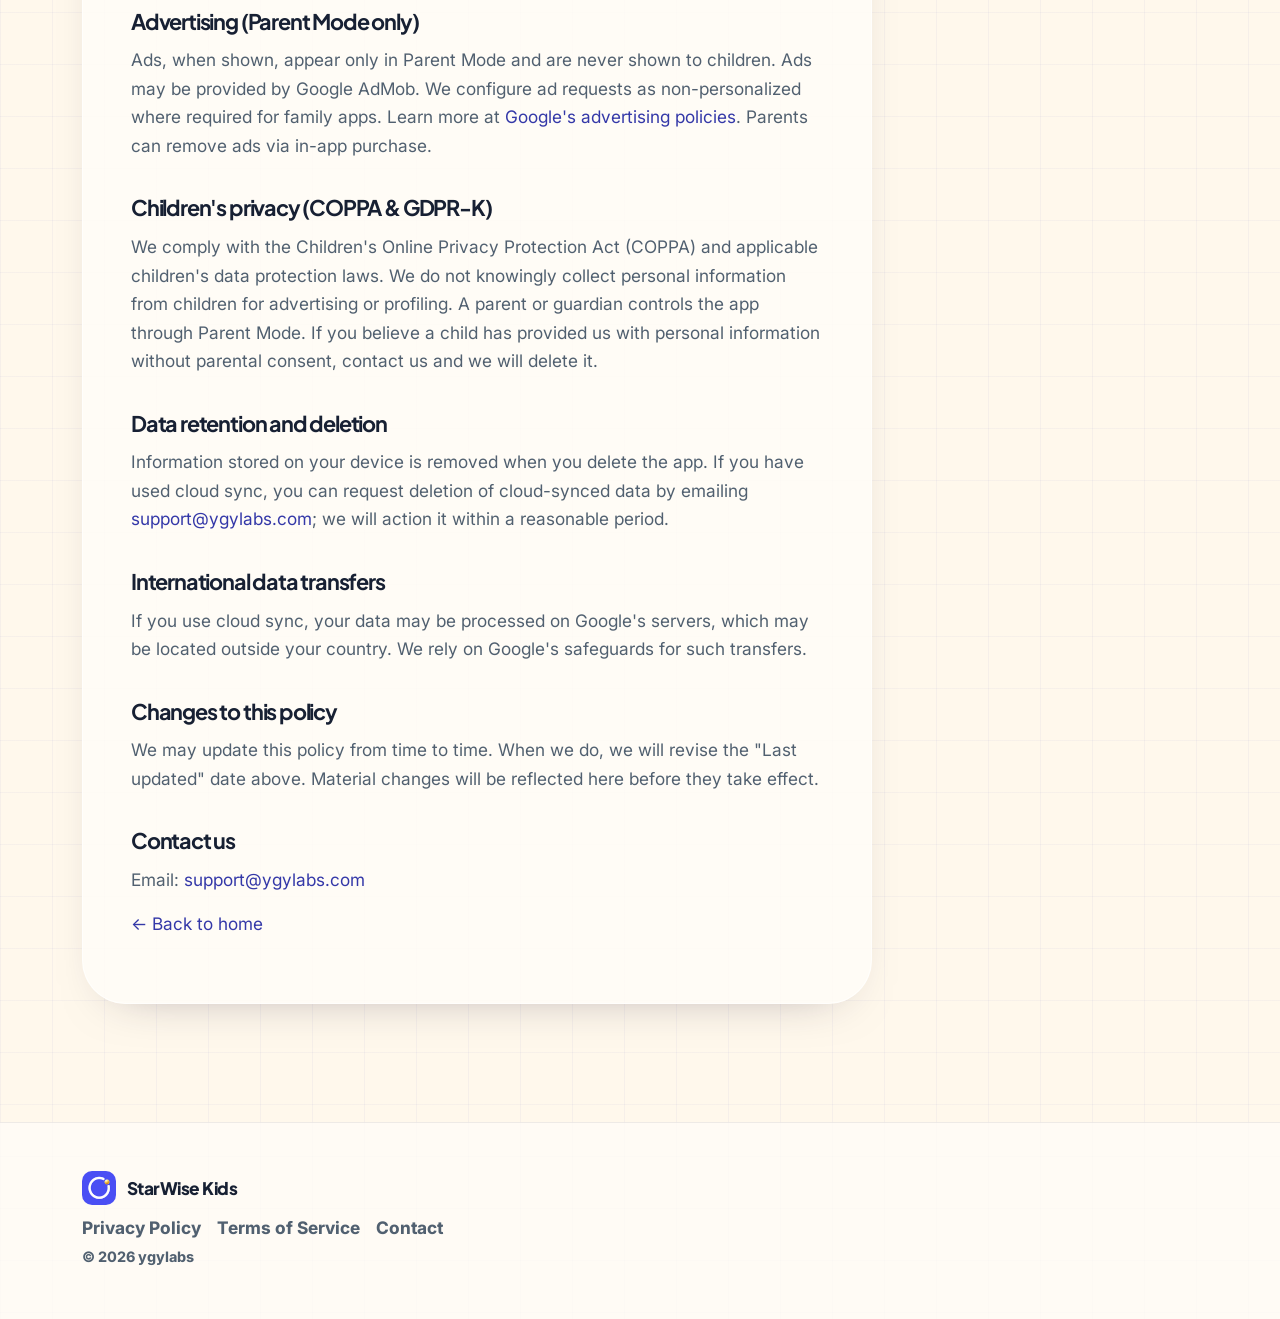
<file: starwise/privacy/index.html>
<!doctype html>
<html lang="en">
<head>
  <meta charset="utf-8" />
  <meta name="viewport" content="width=device-width, initial-scale=1" />
  <title>Privacy Policy — StarWise Kids</title>
  <meta name="description" content="StarWise Kids privacy policy: how the app handles data for children aged 6–12." />
  <link rel="icon" href="../assets/favicon.svg" type="image/svg+xml" />
  <link rel="preload" href="../assets/fonts/PlusJakartaSans.ttf" as="font" type="font/ttf" crossorigin />
  <link rel="preload" href="../assets/fonts/Inter.ttf" as="font" type="font/ttf" crossorigin />
  <link rel="stylesheet" href="../styles/main.css" />
</head>
<body>
  <header class="site-nav">
    <div class="container">
      <a class="brand" href="../"><img src="../assets/icon.png" alt="" /> StarWise Kids</a>
      <nav aria-label="Main navigation"><div class="nav-menu" data-nav-menu><a href="../">Home</a><a href="../terms/">Terms</a></div></nav>
      <button class="nav-toggle" data-nav-toggle aria-label="Toggle menu" aria-expanded="false">Menu</button>
    </div>
  </header>
  <main class="container section">
    <article class="legal">
      <h1>Privacy Policy</h1>
      <p class="updated">Last updated: June 28, 2026</p>

      <div class="summary">
        <strong>The short version:</strong> StarWise Kids works on your device and does not require an account to use. We do not show ads to children, and we do not build advertising profiles of children. Some optional features (cloud sync, in-app purchases, and ads shown only in Parent Mode) involve trusted third parties, described below.
      </div>

      <p>This Privacy Policy explains how StarWise Kids ("the app", "we", "us") handles information. The app is designed for families with children aged 6–12 and is operated by ygylabs. Questions? Email <a href="mailto:support@ygylabs.com">support@ygylabs.com</a>.</p>

      <h2>Information stored on your device</h2>
      <p>By default, the app stores all of your family's information locally on the device, including habits, completed tasks, stars, rewards, and a child's display name that a parent enters. This information stays on the device and is not sent to us unless you enable an optional feature described below.</p>

      <h2>We do not collect personal information from children</h2>
      <p>We do not knowingly collect personal information directly from children. Any child-related information (such as a first name or nickname) is entered by a parent or guardian and is used only to operate the app's features. Child Mode is always ad-free, and we do not use children's information to target advertising.</p>

      <h2>Optional cloud sync (Family subscription)</h2>
      <p>If a parent enables the Family subscription with cloud sync, the app uses Google Firebase / Cloud Firestore to synchronize family data — habits, completed tasks, stars, rewards, and a child's display name — across the family's devices. This data is associated with your family's sync group and is used solely to keep your devices in sync. You can request deletion of cloud-synced data by emailing us at <a href="mailto:support@ygylabs.com">support@ygylabs.com</a>. See Google's privacy practices at <a href="https://firebase.google.com/support/privacy" rel="noopener" target="_blank">firebase.google.com/support/privacy</a>.</p>

      <h2>In-app purchases and subscriptions</h2>
      <p>Purchases (such as the Family subscription or removing ads) are processed by the Apple App Store or Google Play. We do not receive or store your payment card details. Subscription status is managed through RevenueCat, which records a non-personal purchase identifier so the app knows which features you've unlocked. See <a href="https://www.revenuecat.com/privacy" rel="noopener" target="_blank">RevenueCat's privacy policy</a>, <a href="https://www.apple.com/legal/privacy/" rel="noopener" target="_blank">Apple's</a>, and <a href="https://policies.google.com/privacy" rel="noopener" target="_blank">Google's</a>.</p>

      <h2>Advertising (Parent Mode only)</h2>
      <p>Ads, when shown, appear only in Parent Mode and are never shown to children. Ads may be provided by Google AdMob. We configure ad requests as non-personalized where required for family apps. Learn more at <a href="https://policies.google.com/technologies/ads" rel="noopener" target="_blank">Google's advertising policies</a>. Parents can remove ads via in-app purchase.</p>

      <h2>Children's privacy (COPPA &amp; GDPR-K)</h2>
      <p>We comply with the Children's Online Privacy Protection Act (COPPA) and applicable children's data protection laws. We do not knowingly collect personal information from children for advertising or profiling. A parent or guardian controls the app through Parent Mode. If you believe a child has provided us with personal information without parental consent, contact us and we will delete it.</p>

      <h2>Data retention and deletion</h2>
      <p>Information stored on your device is removed when you delete the app. If you have used cloud sync, you can request deletion of cloud-synced data by emailing <a href="mailto:support@ygylabs.com">support@ygylabs.com</a>; we will action it within a reasonable period.</p>

      <h2>International data transfers</h2>
      <p>If you use cloud sync, your data may be processed on Google's servers, which may be located outside your country. We rely on Google's safeguards for such transfers.</p>

      <h2>Changes to this policy</h2>
      <p>We may update this policy from time to time. When we do, we will revise the "Last updated" date above. Material changes will be reflected here before they take effect.</p>

      <h2>Contact us</h2>
      <p>Email: <a href="mailto:support@ygylabs.com">support@ygylabs.com</a></p>

      <p><a href="../">← Back to home</a></p>
    </article>
  </main>
  <footer class="site-footer">
    <div class="container">
      <div class="brand"><img src="../assets/icon.png" alt="" /> StarWise Kids</div>
      <nav class="footer-links" aria-label="Footer"><a href="../privacy/">Privacy Policy</a><a href="../terms/">Terms of Service</a><a href="mailto:support@ygylabs.com">Contact</a></nav>
      <small style="color:var(--text-secondary)">© 2026 ygylabs</small>
    </div>
  </footer>
  <script src="../scripts/nav.js"></script>
</body>
</html>
</file>
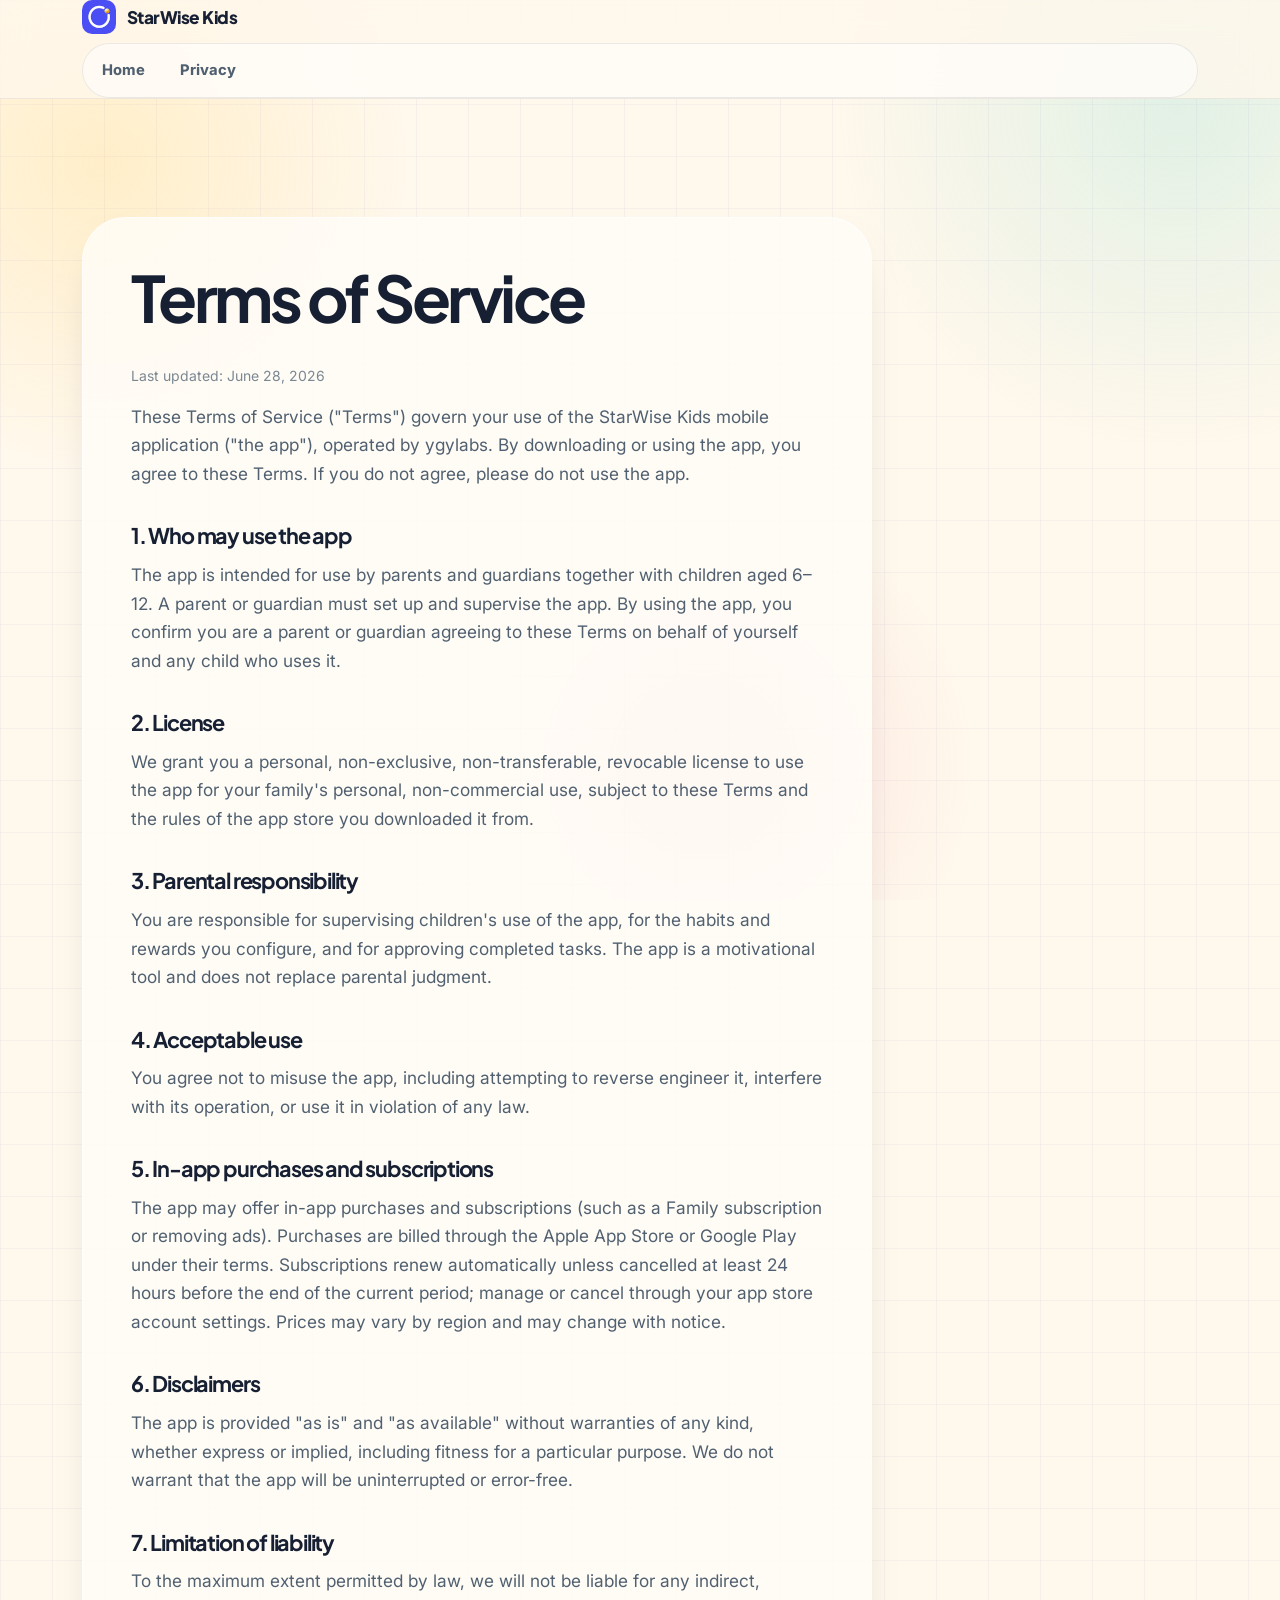
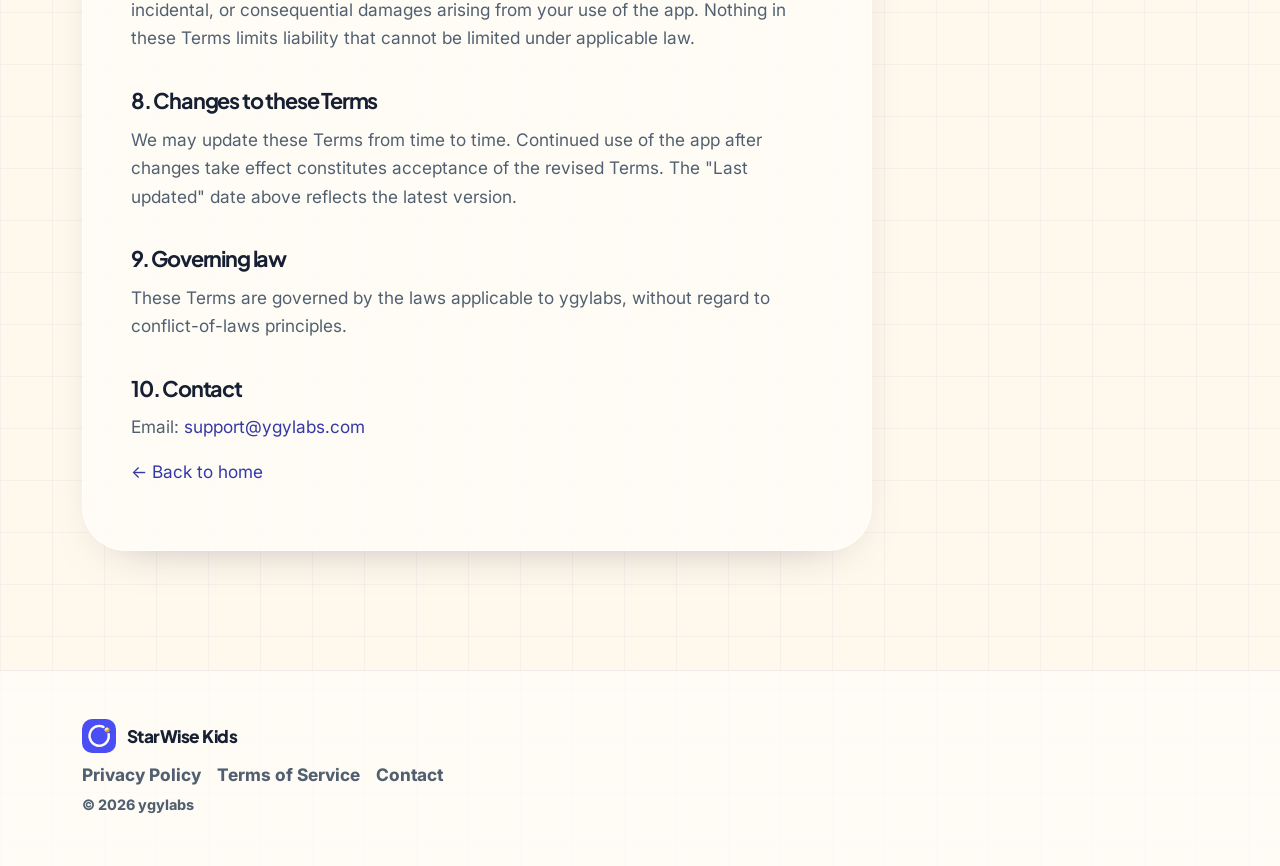
<file: starwise/terms/index.html>
<!doctype html>
<html lang="en">
<head>
  <meta charset="utf-8" />
  <meta name="viewport" content="width=device-width, initial-scale=1" />
  <title>Terms of Service — StarWise Kids</title>
  <meta name="description" content="StarWise Kids terms of service." />
  <link rel="icon" href="../assets/favicon.svg" type="image/svg+xml" />
  <link rel="preload" href="../assets/fonts/PlusJakartaSans.ttf" as="font" type="font/ttf" crossorigin />
  <link rel="preload" href="../assets/fonts/Inter.ttf" as="font" type="font/ttf" crossorigin />
  <link rel="stylesheet" href="../styles/main.css" />
</head>
<body>
  <header class="site-nav">
    <div class="container">
      <a class="brand" href="../"><img src="../assets/icon.png" alt="" /> StarWise Kids</a>
      <nav aria-label="Main navigation"><div class="nav-menu" data-nav-menu><a href="../">Home</a><a href="../privacy/">Privacy</a></div></nav>
      <button class="nav-toggle" data-nav-toggle aria-label="Toggle menu" aria-expanded="false">Menu</button>
    </div>
  </header>
  <main class="container section">
    <article class="legal">
      <h1>Terms of Service</h1>
      <p class="updated">Last updated: June 28, 2026</p>

      <p>These Terms of Service ("Terms") govern your use of the StarWise Kids mobile application ("the app"), operated by ygylabs. By downloading or using the app, you agree to these Terms. If you do not agree, please do not use the app.</p>

      <h2>1. Who may use the app</h2>
      <p>The app is intended for use by parents and guardians together with children aged 6–12. A parent or guardian must set up and supervise the app. By using the app, you confirm you are a parent or guardian agreeing to these Terms on behalf of yourself and any child who uses it.</p>

      <h2>2. License</h2>
      <p>We grant you a personal, non-exclusive, non-transferable, revocable license to use the app for your family's personal, non-commercial use, subject to these Terms and the rules of the app store you downloaded it from.</p>

      <h2>3. Parental responsibility</h2>
      <p>You are responsible for supervising children's use of the app, for the habits and rewards you configure, and for approving completed tasks. The app is a motivational tool and does not replace parental judgment.</p>

      <h2>4. Acceptable use</h2>
      <p>You agree not to misuse the app, including attempting to reverse engineer it, interfere with its operation, or use it in violation of any law.</p>

      <h2>5. In-app purchases and subscriptions</h2>
      <p>The app may offer in-app purchases and subscriptions (such as a Family subscription or removing ads). Purchases are billed through the Apple App Store or Google Play under their terms. Subscriptions renew automatically unless cancelled at least 24 hours before the end of the current period; manage or cancel through your app store account settings. Prices may vary by region and may change with notice.</p>

      <h2>6. Disclaimers</h2>
      <p>The app is provided "as is" and "as available" without warranties of any kind, whether express or implied, including fitness for a particular purpose. We do not warrant that the app will be uninterrupted or error-free.</p>

      <h2>7. Limitation of liability</h2>
      <p>To the maximum extent permitted by law, we will not be liable for any indirect, incidental, or consequential damages arising from your use of the app. Nothing in these Terms limits liability that cannot be limited under applicable law.</p>

      <h2>8. Changes to these Terms</h2>
      <p>We may update these Terms from time to time. Continued use of the app after changes take effect constitutes acceptance of the revised Terms. The "Last updated" date above reflects the latest version.</p>

      <h2>9. Governing law</h2>
      <p>These Terms are governed by the laws applicable to ygylabs, without regard to conflict-of-laws principles.</p>

      <h2>10. Contact</h2>
      <p>Email: <a href="mailto:support@ygylabs.com">support@ygylabs.com</a></p>

      <p><a href="../">← Back to home</a></p>
    </article>
  </main>
  <footer class="site-footer">
    <div class="container">
      <div class="brand"><img src="../assets/icon.png" alt="" /> StarWise Kids</div>
      <nav class="footer-links" aria-label="Footer"><a href="../privacy/">Privacy Policy</a><a href="../terms/">Terms of Service</a><a href="mailto:support@ygylabs.com">Contact</a></nav>
      <small style="color:var(--text-secondary)">© 2026 ygylabs</small>
    </div>
  </footer>
  <script src="../scripts/nav.js"></script>
</body>
</html>
</file>
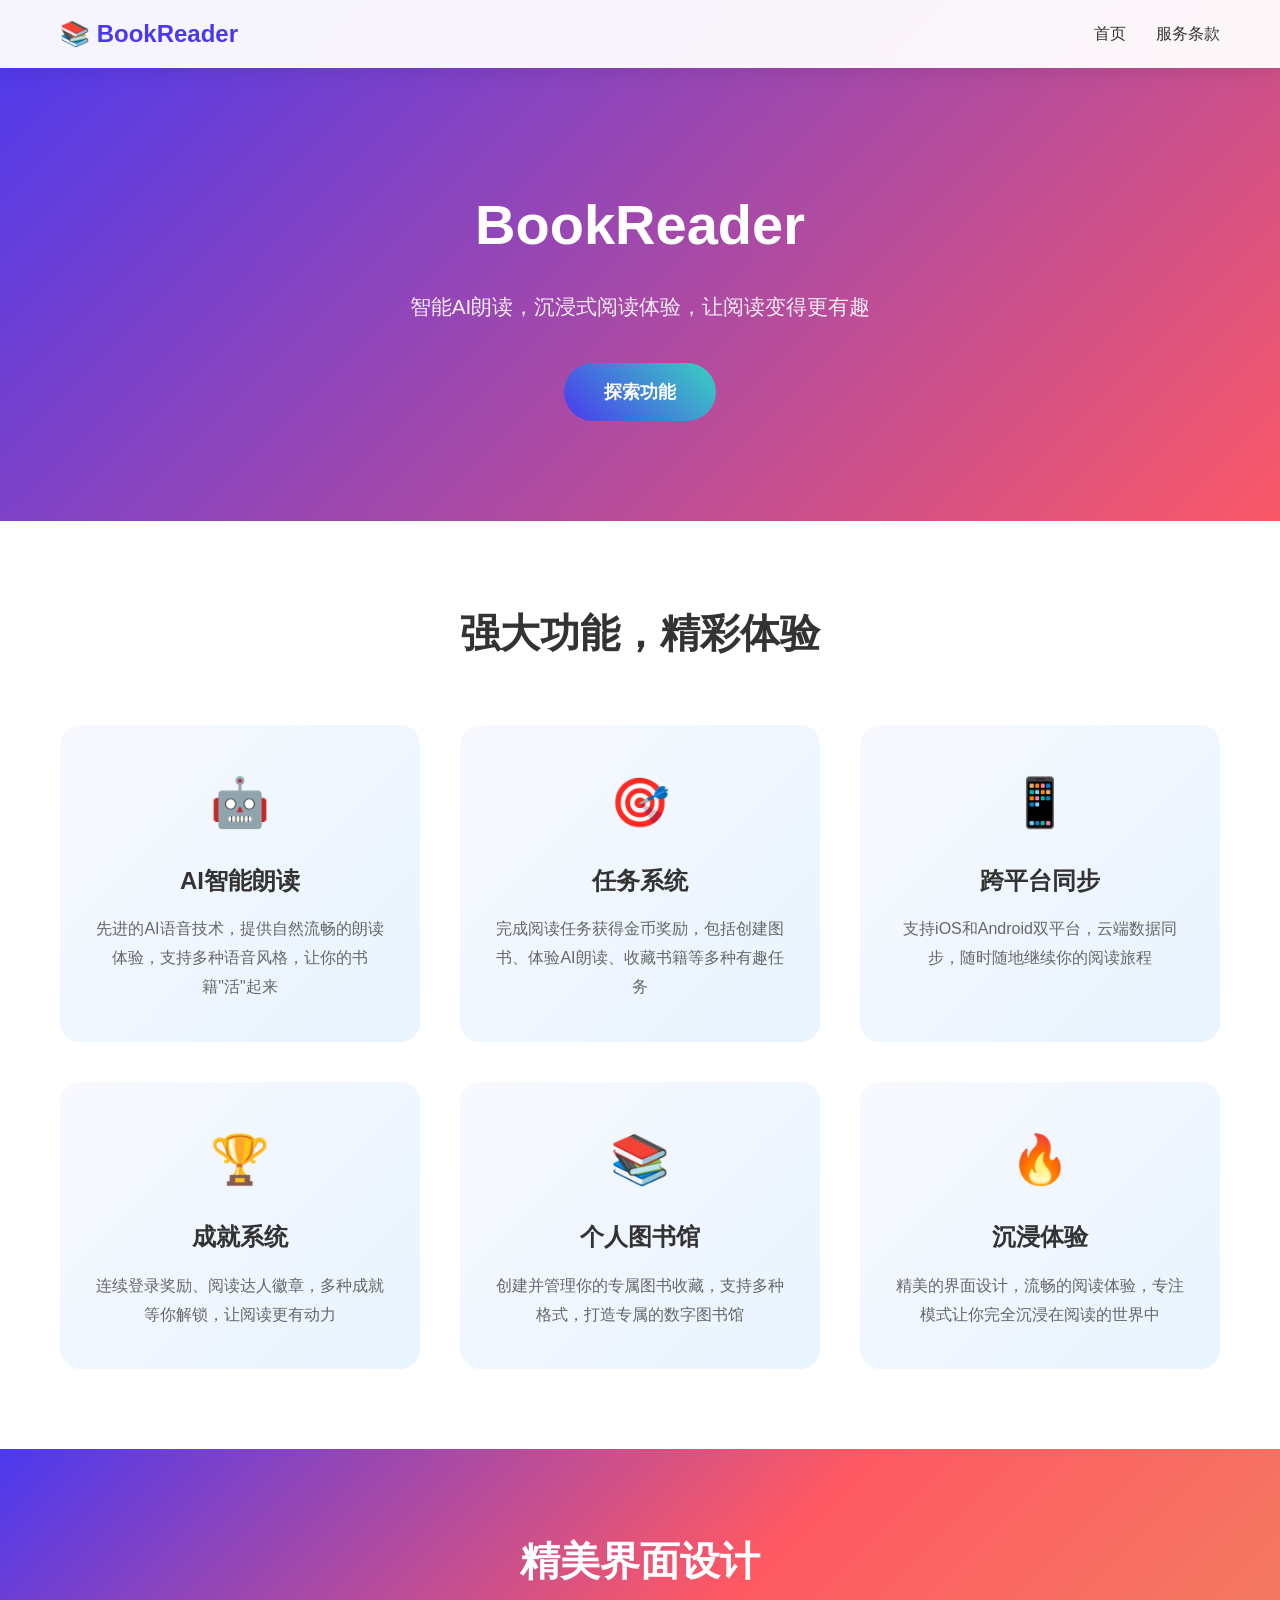
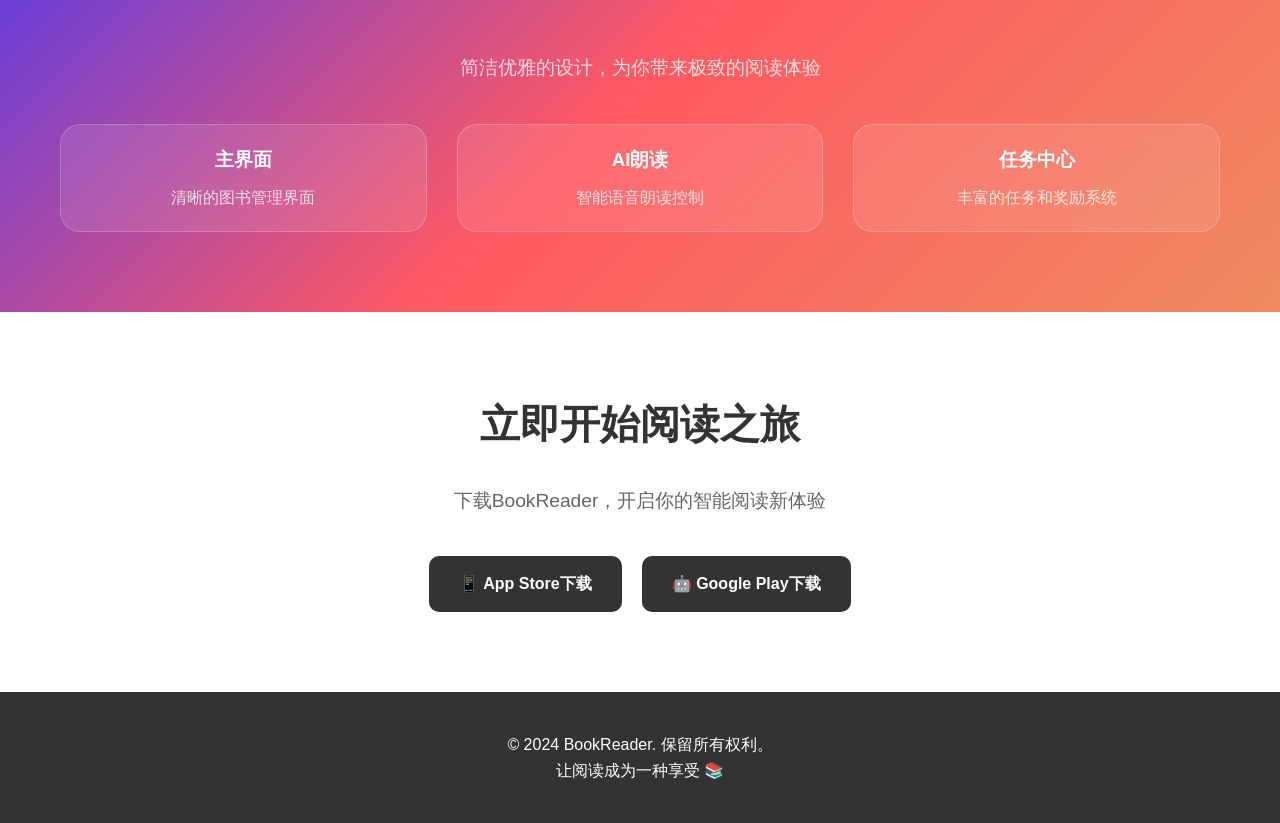
<file: homepage.html>
<!DOCTYPE html>
<html lang="zh-CN">
<head>
    <meta charset="UTF-8">
    <meta name="viewport" content="width=device-width, initial-scale=1.0">
    <title>BookReader - 智能书籍阅读器</title>
    <style>
        * {
            margin: 0;
            padding: 0;
            box-sizing: border-box;
        }

        body {
            font-family: -apple-system, BlinkMacSystemFont, 'Segoe UI', Roboto, 'Helvetica Neue', Arial, sans-serif;
            line-height: 1.6;
            color: #333;
            background: linear-gradient(135deg, #4B39EF 0%, #FF5963 50%, #EE8B60 100%);
        }

        .container {
            max-width: 1200px;
            margin: 0 auto;
            padding: 0 20px;
        }

        /* 导航栏 */
        .navbar {
            background: rgba(255, 255, 255, 0.95);
            backdrop-filter: blur(10px);
            padding: 15px 0;
            position: fixed;
            width: 100%;
            top: 0;
            z-index: 1000;
            box-shadow: 0 2px 20px rgba(0,0,0,0.1);
        }

        .nav-content {
            display: flex;
            justify-content: space-between;
            align-items: center;
        }

        .logo {
            font-size: 24px;
            font-weight: bold;
            color: #4B39EF;
        }

        .nav-links {
            display: flex;
            gap: 30px;
        }

        .nav-links a {
            text-decoration: none;
            color: #333;
            font-weight: 500;
            transition: color 0.3s ease;
        }

        .nav-links a:hover {
            color: #4B39EF;
        }

        /* 主页面 */
        .main-content {
            margin-top: 80px;
        }

        /* Hero Section */
        .hero {
            text-align: center;
            padding: 100px 0;
            color: white;
        }

        .hero h1 {
            font-size: 3.5rem;
            margin-bottom: 20px;
            font-weight: 700;
        }

        .hero p {
            font-size: 1.3rem;
            margin-bottom: 40px;
            opacity: 0.9;
        }

        .cta-button {
            display: inline-block;
            background: linear-gradient(45deg, #4B39EF, #39D2C0);
            color: white;
            padding: 15px 40px;
            text-decoration: none;
            border-radius: 50px;
            font-weight: 600;
            font-size: 1.1rem;
            transition: transform 0.3s ease, box-shadow 0.3s ease;
        }

        .cta-button:hover {
            transform: translateY(-3px);
            box-shadow: 0 10px 30px rgba(75, 57, 239, 0.4);
        }

        /* 功能特色区域 */
        .features {
            background: white;
            padding: 80px 0;
        }

        .features h2 {
            text-align: center;
            font-size: 2.5rem;
            margin-bottom: 60px;
            color: #333;
        }

        .features-grid {
            display: grid;
            grid-template-columns: repeat(auto-fit, minmax(300px, 1fr));
            gap: 40px;
        }

        .feature-card {
            text-align: center;
            padding: 40px 30px;
            border-radius: 20px;
            background: linear-gradient(135deg, #f8f9ff 0%, #e8f4ff 100%);
            transition: transform 0.3s ease, box-shadow 0.3s ease;
        }

        .feature-card:hover {
            transform: translateY(-10px);
            box-shadow: 0 20px 40px rgba(75, 57, 239, 0.15);
        }

        .feature-icon {
            font-size: 3rem;
            margin-bottom: 20px;
        }

        .feature-card h3 {
            font-size: 1.5rem;
            margin-bottom: 15px;
            color: #333;
        }

        .feature-card p {
            color: #666;
            line-height: 1.8;
        }

        /* 应用截图区域 */
        .screenshots {
            background: linear-gradient(135deg, #4B39EF 0%, #FF5963 50%, #EE8B60 100%);
            padding: 80px 0;
            text-align: center;
        }

        .screenshots h2 {
            color: white;
            font-size: 2.5rem;
            margin-bottom: 60px;
        }

        .screenshot-grid {
            display: grid;
            grid-template-columns: repeat(auto-fit, minmax(250px, 1fr));
            gap: 30px;
            margin-top: 40px;
        }

        .screenshot {
            background: rgba(255, 255, 255, 0.1);
            border-radius: 20px;
            padding: 20px;
            backdrop-filter: blur(10px);
            border: 1px solid rgba(255, 255, 255, 0.2);
        }

        /* 下载区域 */
        .download {
            background: white;
            padding: 80px 0;
            text-align: center;
        }

        .download h2 {
            font-size: 2.5rem;
            margin-bottom: 30px;
            color: #333;
        }

        .download p {
            font-size: 1.2rem;
            color: #666;
            margin-bottom: 40px;
        }

        .download-buttons {
            display: flex;
            justify-content: center;
            gap: 20px;
            flex-wrap: wrap;
        }

        .download-btn {
            display: inline-block;
            background: #333;
            color: white;
            padding: 15px 30px;
            text-decoration: none;
            border-radius: 10px;
            font-weight: 600;
            transition: background 0.3s ease;
        }

        .download-btn:hover {
            background: #555;
        }

        /* 页脚 */
        .footer {
            background: #333;
            color: white;
            text-align: center;
            padding: 40px 0;
        }

        /* 服务条款页面 */
        .terms-section {
            background: white;
            padding: 40px 0;
            display: none;
        }

        .terms-section.active {
            display: block;
        }

        .terms-content {
            max-width: 800px;
            margin: 0 auto;
            padding: 40px;
            background: white;
            border-radius: 10px;
            box-shadow: 0 10px 30px rgba(0,0,0,0.1);
        }

        .terms-content h1 {
            font-size: 2.5rem;
            margin-bottom: 30px;
            color: #333;
            text-align: center;
        }

        .terms-content h2 {
            font-size: 1.5rem;
            margin: 30px 0 15px 0;
            color: #4B39EF;
        }

        .terms-content p {
            margin-bottom: 15px;
            line-height: 1.8;
            color: #666;
        }

        .terms-content ul {
            margin: 15px 0 15px 30px;
        }

        .terms-content li {
            margin-bottom: 10px;
            color: #666;
        }

        /* 响应式设计 */
        @media (max-width: 768px) {
            .hero h1 {
                font-size: 2.5rem;
            }

            .hero p {
                font-size: 1.1rem;
            }

            .features h2,
            .screenshots h2,
            .download h2 {
                font-size: 2rem;
            }

            .nav-links {
                gap: 20px;
            }

            .download-buttons {
                flex-direction: column;
                align-items: center;
            }
        }
    </style>
</head>
<body>
    <!-- 导航栏 -->
    <nav class="navbar">
        <div class="container">
            <div class="nav-content">
                <div class="logo">📚 BookReader</div>
                <div class="nav-links">
                    <a href="#" onclick="showHome()">首页</a>
                    <a href="#" onclick="showTerms()">服务条款</a>
                </div>
            </div>
        </div>
    </nav>

    <!-- 主页内容 -->
    <div id="home-section" class="main-content">
        <!-- Hero Section -->
        <section class="hero">
            <div class="container">
                <h1>BookReader</h1>
                <p>智能AI朗读，沉浸式阅读体验，让阅读变得更有趣</p>
                <a href="#features" class="cta-button">探索功能</a>
            </div>
        </section>

        <!-- 功能特色 -->
        <section id="features" class="features">
            <div class="container">
                <h2>强大功能，精彩体验</h2>
                <div class="features-grid">
                    <div class="feature-card">
                        <div class="feature-icon">🤖</div>
                        <h3>AI智能朗读</h3>
                        <p>先进的AI语音技术，提供自然流畅的朗读体验，支持多种语音风格，让你的书籍"活"起来</p>
                    </div>
                    <div class="feature-card">
                        <div class="feature-icon">🎯</div>
                        <h3>任务系统</h3>
                        <p>完成阅读任务获得金币奖励，包括创建图书、体验AI朗读、收藏书籍等多种有趣任务</p>
                    </div>
                    <div class="feature-card">
                        <div class="feature-icon">📱</div>
                        <h3>跨平台同步</h3>
                        <p>支持iOS和Android双平台，云端数据同步，随时随地继续你的阅读旅程</p>
                    </div>
                    <div class="feature-card">
                        <div class="feature-icon">🏆</div>
                        <h3>成就系统</h3>
                        <p>连续登录奖励、阅读达人徽章，多种成就等你解锁，让阅读更有动力</p>
                    </div>
                    <div class="feature-card">
                        <div class="feature-icon">📚</div>
                        <h3>个人图书馆</h3>
                        <p>创建并管理你的专属图书收藏，支持多种格式，打造专属的数字图书馆</p>
                    </div>
                    <div class="feature-card">
                        <div class="feature-icon">🔥</div>
                        <h3>沉浸体验</h3>
                        <p>精美的界面设计，流畅的阅读体验，专注模式让你完全沉浸在阅读的世界中</p>
                    </div>
                </div>
            </div>
        </section>

        <!-- 应用截图 -->
        <section class="screenshots">
            <div class="container">
                <h2>精美界面设计</h2>
                <p style="color: rgba(255,255,255,0.8); font-size: 1.2rem;">简洁优雅的设计，为你带来极致的阅读体验</p>
                <div class="screenshot-grid">
                    <div class="screenshot">
                        <h3 style="color: white; margin-bottom: 10px;">主界面</h3>
                        <p style="color: rgba(255,255,255,0.8);">清晰的图书管理界面</p>
                    </div>
                    <div class="screenshot">
                        <h3 style="color: white; margin-bottom: 10px;">AI朗读</h3>
                        <p style="color: rgba(255,255,255,0.8);">智能语音朗读控制</p>
                    </div>
                    <div class="screenshot">
                        <h3 style="color: white; margin-bottom: 10px;">任务中心</h3>
                        <p style="color: rgba(255,255,255,0.8);">丰富的任务和奖励系统</p>
                    </div>
                </div>
            </div>
        </section>

        <!-- 下载区域 -->
        <section class="download">
            <div class="container">
                <h2>立即开始阅读之旅</h2>
                <p>下载BookReader，开启你的智能阅读新体验</p>
                <div class="download-buttons">
                    <a href="#" class="download-btn">📱 App Store下载</a>
                    <a href="#" class="download-btn">🤖 Google Play下载</a>
                </div>
            </div>
        </section>
    </div>

    <!-- 服务条款页面 -->
    <div id="terms-section" class="terms-section">
        <div class="container">
            <div class="terms-content">
                <h1>BookReader 服务条款</h1>
                
                <p><strong>最后更新时间：</strong>2024年12月</p>
                
                <h2>1. 服务条款的接受</h2>
                <p>欢迎使用BookReader应用程序（以下简称"本应用"或"服务"）。通过下载、安装或使用本应用，您同意遵守并受本服务条款约束。如果您不同意这些条款，请不要使用本服务。</p>

                <h2>2. 服务描述</h2>
                <p>BookReader是一款智能书籍阅读器应用，提供以下主要功能：</p>
                <ul>
                    <li>AI智能朗读功能</li>
                    <li>个人图书库管理</li>
                    <li>任务系统和金币奖励</li>
                    <li>跨平台数据同步</li>
                    <li>阅读进度追踪</li>
                    <li>成就系统</li>
                </ul>

                <h2>3. 用户账户</h2>
                <p>为使用某些功能，您可能需要创建账户。您有责任：</p>
                <ul>
                    <li>提供准确、完整的注册信息</li>
                    <li>保护账户密码的安全</li>
                    <li>对您账户下的所有活动负责</li>
                    <li>及时通知我们任何未经授权的账户使用</li>
                </ul>

                <h2>4. 用户行为规范</h2>
                <p>使用本服务时，您同意：</p>
                <ul>
                    <li>不上传、分享违法、有害或侵犯他人权利的内容</li>
                    <li>不尝试破解、逆向工程或干扰应用功能</li>
                    <li>不进行任何可能损害服务或其他用户体验的行为</li>
                    <li>遵守适用的法律法规</li>
                </ul>

                <h2>5. 知识产权</h2>
                <p>本应用及其所有内容（包括但不限于软件、图形、文本、图像）均受知识产权法保护。除非明确授权，您不得：</p>
                <ul>
                    <li>复制、修改、分发应用或其内容</li>
                    <li>对应用进行反向工程</li>
                    <li>移除或修改任何版权声明</li>
                </ul>

                <h2>6. 隐私保护</h2>
                <p>我们重视您的隐私保护。我们收集和使用您的信息仅用于：</p>
                <ul>
                    <li>提供和改善服务</li>
                    <li>同步您的阅读数据</li>
                    <li>发送服务相关通知</li>
                    <li>统计分析以优化用户体验</li>
                </ul>
                <p>我们不会向第三方出售您的个人信息。</p>

                <h2>7. 金币和虚拟物品</h2>
                <p>应用内的金币系统：</p>
                <ul>
                    <li>金币仅可在应用内使用，无现金价值</li>
                    <li>金币不可转让或兑换为现金</li>
                    <li>我们保留调整金币获取和使用规则的权利</li>
                    <li>账户删除时，所有金币将被清除</li>
                </ul>

                <h2>8. 服务的修改和终止</h2>
                <p>我们保留随时修改、暂停或终止服务的权利，包括：</p>
                <ul>
                    <li>增加、修改或移除功能</li>
                    <li>因维护需要暂停服务</li>
                    <li>因技术或商业原因终止服务</li>
                </ul>
                <p>我们将尽力提前通知重大变更。</p>

                <h2>9. 免责声明</h2>
                <p>本服务按"现状"提供，我们不保证：</p>
                <ul>
                    <li>服务将不间断或无错误</li>
                    <li>所有缺陷都将被修复</li>
                    <li>服务满足您的特定需求</li>
                </ul>
                <p>您使用本服务的风险由您自行承担。</p>

                <h2>10. 责任限制</h2>
                <p>在法律允许的最大范围内，我们的责任限于：</p>
                <ul>
                    <li>不承担因使用或无法使用服务而产生的任何间接损失</li>
                    <li>总责任不超过您在过去12个月内支付给我们的费用</li>
                </ul>

                <h2>11. 争议解决</h2>
                <p>因本服务条款产生的争议，双方应友好协商解决。协商不成的，提交有管辖权的人民法院解决。</p>

                <h2>12. 条款修改</h2>
                <p>我们可能会不时修改这些服务条款。修改后的条款将在应用内发布，继续使用服务即视为接受修改后的条款。</p>

                <h2>13. 联系我们</h2>
                <p>如果您对这些服务条款有任何疑问，请通过以下方式联系我们：</p>
                <ul>
                    <li>邮箱：support@bookreader.app（示例邮箱）</li>
                    <li>在线客服：通过应用内反馈功能</li>
                </ul>

                <p><em>本服务条款自发布之日起生效。</em></p>
            </div>
        </div>
    </div>

    <!-- 页脚 -->
    <footer class="footer">
        <div class="container">
            <p>&copy; 2024 BookReader. 保留所有权利。</p>
            <p>让阅读成为一种享受 📚</p>
        </div>
    </footer>

    <script>
        function showHome() {
            document.getElementById('home-section').style.display = 'block';
            document.getElementById('terms-section').style.display = 'none';
            document.title = 'BookReader - 智能书籍阅读器';
        }

        function showTerms() {
            document.getElementById('home-section').style.display = 'none';
            document.getElementById('terms-section').style.display = 'block';
            document.title = 'BookReader - 服务条款';
        }

        // 平滑滚动
        document.querySelectorAll('a[href^="#"]').forEach(anchor => {
            anchor.addEventListener('click', function (e) {
                e.preventDefault();
                const target = document.querySelector(this.getAttribute('href'));
                if (target) {
                    target.scrollIntoView({
                        behavior: 'smooth',
                        block: 'start'
                    });
                }
            });
        });

        // 导航栏滚动效果
        window.addEventListener('scroll', function() {
            const navbar = document.querySelector('.navbar');
            if (window.scrollY > 50) {
                navbar.style.background = 'rgba(255, 255, 255, 0.98)';
            } else {
                navbar.style.background = 'rgba(255, 255, 255, 0.95)';
            }
        });
    </script>
</body>
</html>
</file>
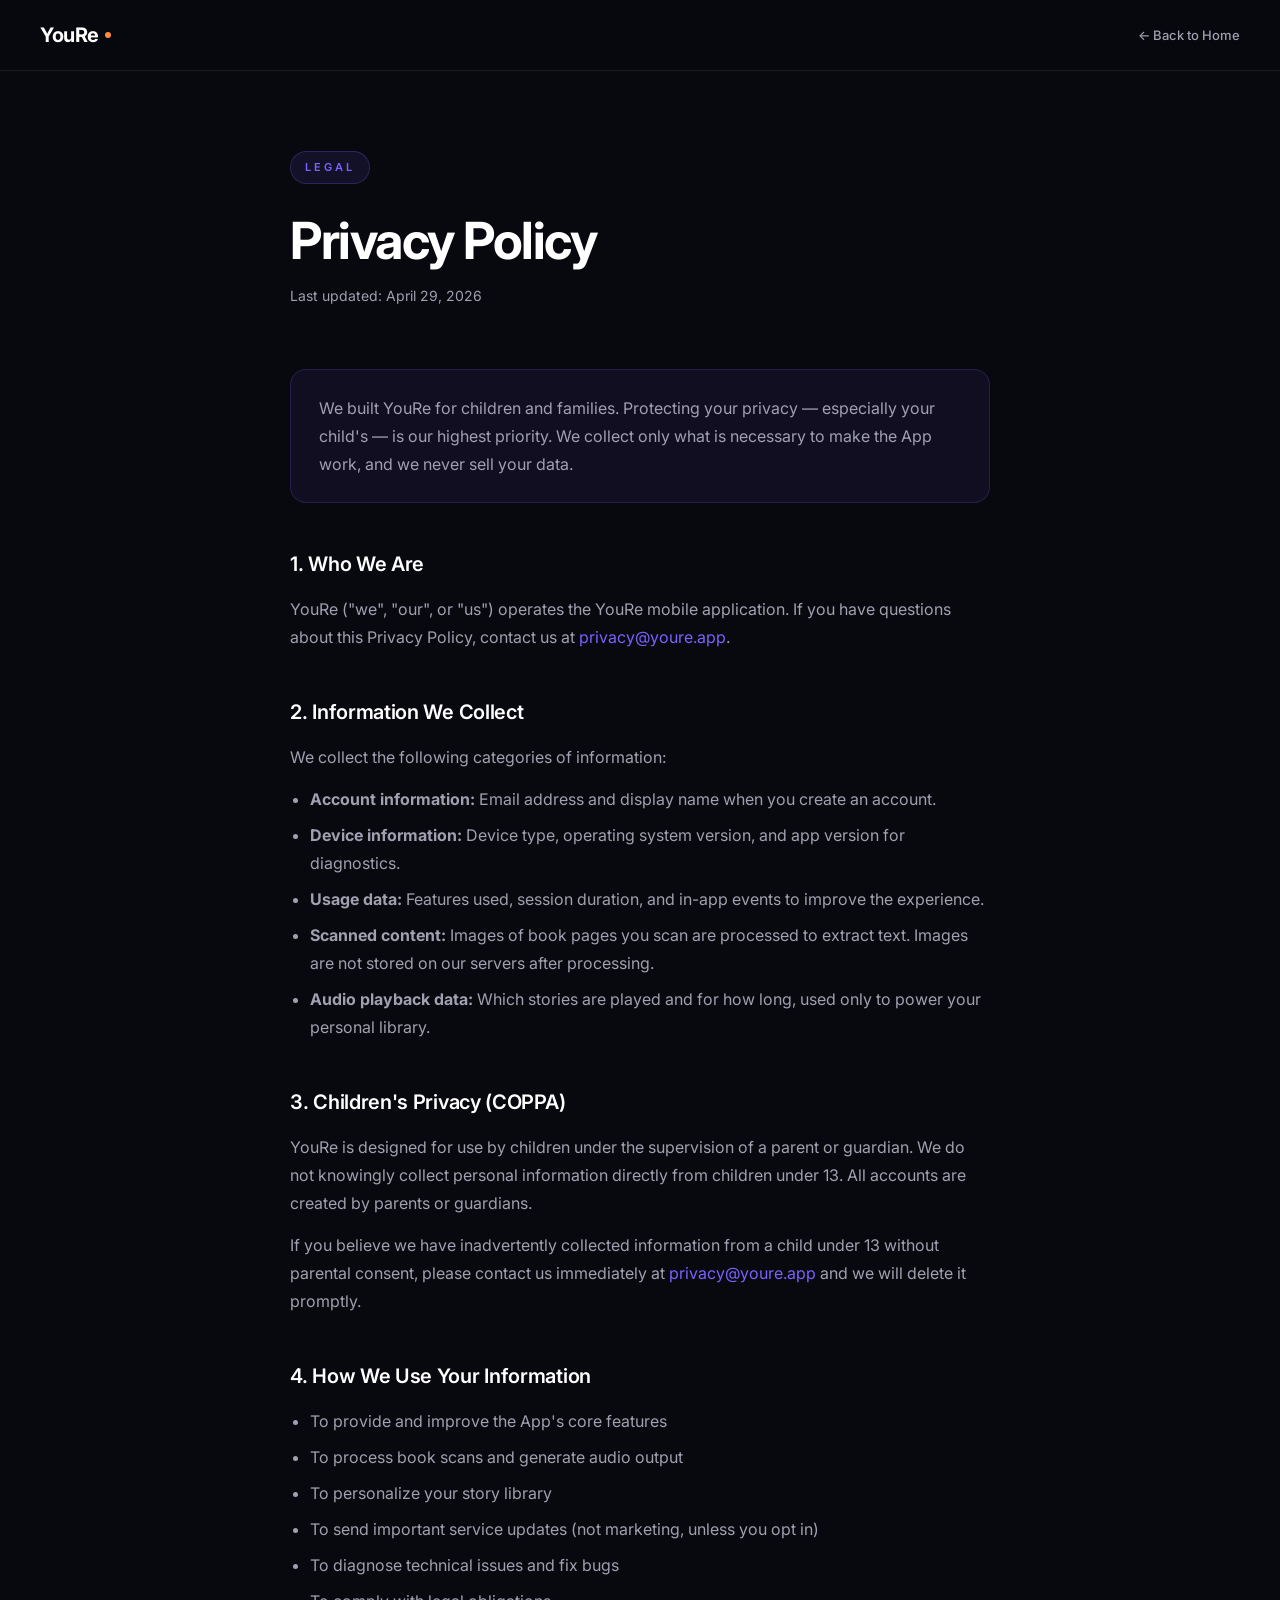
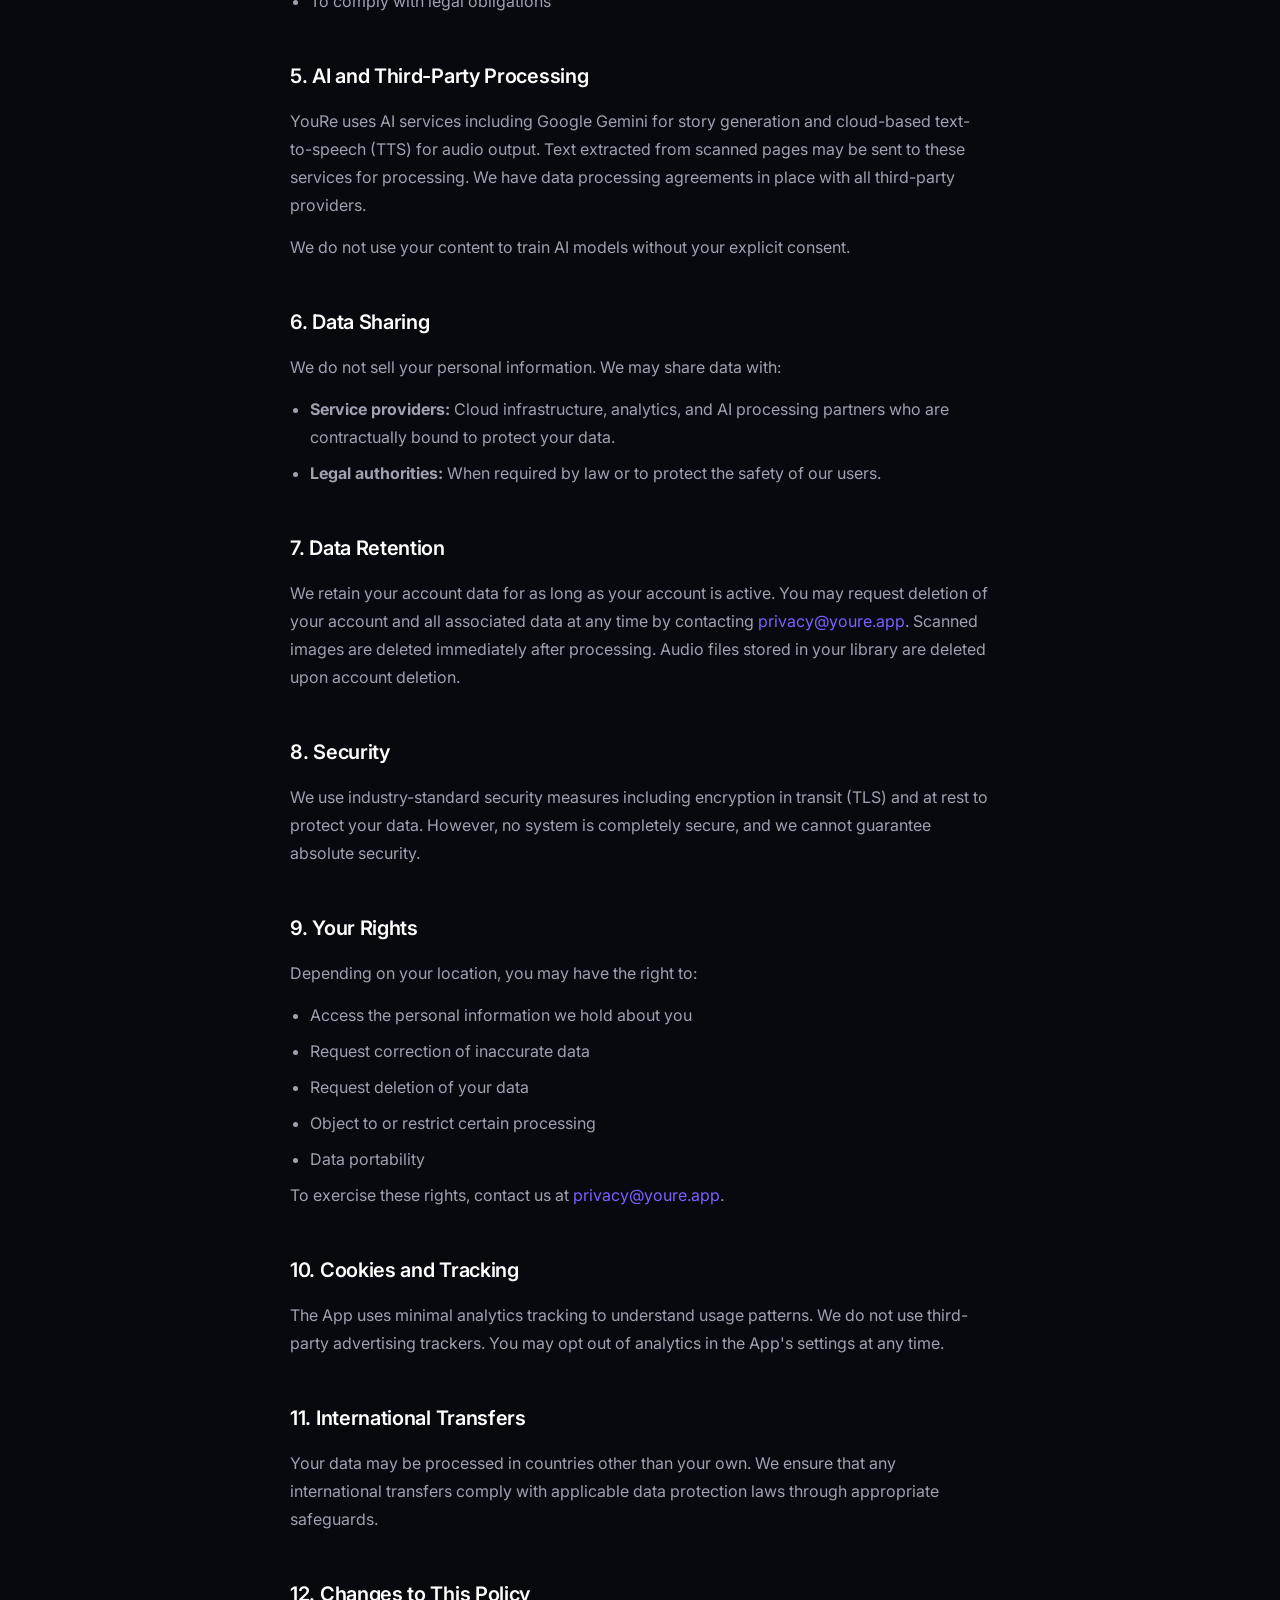
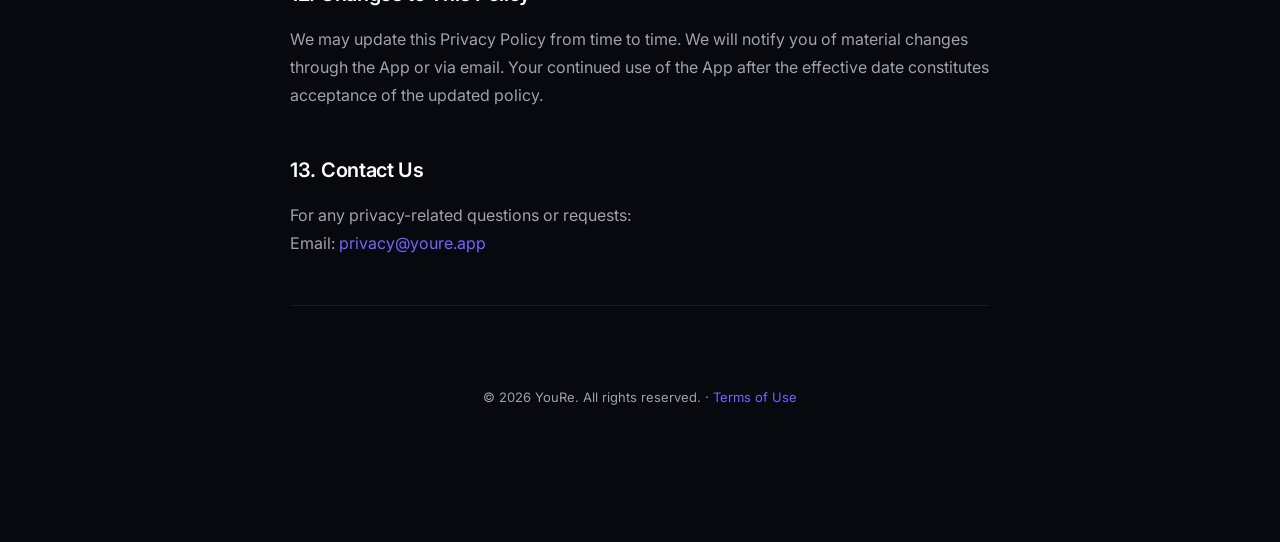
<file: privacy.html>
<!DOCTYPE html>
<html lang="en">
<head>
<meta charset="UTF-8" />
<meta name="viewport" content="width=device-width, initial-scale=1.0" />
<title>Privacy Policy — YouRe</title>
<link rel="preconnect" href="https://fonts.googleapis.com" />
<link href="https://fonts.googleapis.com/css2?family=Inter:wght@400;500;600;700&display=swap" rel="stylesheet" />
<style>
  :root {
    --bg: #08080F;
    --card: #111120;
    --accent: #7B61FF;
    --orange: #FF8C42;
    --text: #FFFFFF;
    --muted: #A0A0B0;
    --border: rgba(255,255,255,0.08);
  }
  * { box-sizing: border-box; margin: 0; padding: 0; }
  body {
    font-family: 'Inter', -apple-system, sans-serif;
    background: var(--bg);
    color: var(--text);
    -webkit-font-smoothing: antialiased;
    line-height: 1.7;
  }
  .nav {
    position: sticky; top: 0;
    padding: 18px 40px;
    display: flex; align-items: center; justify-content: space-between;
    background: rgba(8,8,15,0.85);
    backdrop-filter: blur(20px);
    border-bottom: 1px solid var(--border);
    z-index: 100;
  }
  .nav-brand {
    font-size: 20px; font-weight: 700; letter-spacing: -0.5px;
    color: var(--text); text-decoration: none;
    display: flex; align-items: center; gap: 4px;
  }
  .nav-brand .dot { width: 6px; height: 6px; background: var(--orange); border-radius: 50%; margin-left: 2px; }
  .nav-back {
    color: var(--muted); text-decoration: none; font-size: 13px;
    font-weight: 500; transition: color 200ms ease;
    display: flex; align-items: center; gap: 6px;
  }
  .nav-back:hover { color: var(--text); }
  .page {
    max-width: 780px;
    margin: 0 auto;
    padding: 80px 40px 120px;
  }
  .badge {
    display: inline-block;
    font-size: 11px; font-weight: 600; letter-spacing: 3px;
    text-transform: uppercase;
    color: var(--accent);
    background: rgba(123,97,255,0.1);
    border: 1px solid rgba(123,97,255,0.25);
    padding: 6px 14px; border-radius: 999px;
    margin-bottom: 28px;
  }
  h1 {
    font-size: clamp(32px, 4vw, 52px);
    font-weight: 700; letter-spacing: -1.5px;
    line-height: 1.1; margin-bottom: 16px;
  }
  .updated { color: var(--muted); font-size: 14px; margin-bottom: 60px; }
  h2 { font-size: 20px; font-weight: 600; margin: 44px 0 14px; letter-spacing: -0.3px; }
  p, li { color: var(--muted); font-size: 16px; line-height: 1.75; margin-bottom: 14px; }
  ul { padding-left: 20px; }
  li { margin-bottom: 8px; }
  a { color: var(--accent); text-decoration: none; }
  a:hover { text-decoration: underline; }
  hr { border: none; border-top: 1px solid var(--border); margin: 48px 0; }
  .highlight-box {
    background: rgba(123,97,255,0.08);
    border: 1px solid rgba(123,97,255,0.2);
    border-radius: 16px;
    padding: 24px 28px;
    margin: 32px 0;
  }
  .highlight-box p { margin-bottom: 0; }
  .footer-note { text-align: center; color: var(--muted); font-size: 13px; margin-top: 80px; }
  @media (max-width: 640px) {
    .nav { padding: 14px 20px; }
    .page { padding: 50px 24px 80px; }
  }
</style>
</head>
<body>
<nav class="nav">
  <a href="index.html" class="nav-brand">YouRe<span class="dot"></span></a>
  <a href="index.html" class="nav-back">← Back to Home</a>
</nav>

<div class="page">
  <div class="badge">Legal</div>
  <h1>Privacy Policy</h1>
  <p class="updated">Last updated: April 29, 2026</p>

  <div class="highlight-box">
    <p>We built YouRe for children and families. Protecting your privacy — especially your child's — is our highest priority. We collect only what is necessary to make the App work, and we never sell your data.</p>
  </div>

  <h2>1. Who We Are</h2>
  <p>YouRe ("we", "our", or "us") operates the YouRe mobile application. If you have questions about this Privacy Policy, contact us at <a href="mailto:privacy@youre.app">privacy@youre.app</a>.</p>

  <h2>2. Information We Collect</h2>
  <p>We collect the following categories of information:</p>
  <ul>
    <li><strong>Account information:</strong> Email address and display name when you create an account.</li>
    <li><strong>Device information:</strong> Device type, operating system version, and app version for diagnostics.</li>
    <li><strong>Usage data:</strong> Features used, session duration, and in-app events to improve the experience.</li>
    <li><strong>Scanned content:</strong> Images of book pages you scan are processed to extract text. Images are not stored on our servers after processing.</li>
    <li><strong>Audio playback data:</strong> Which stories are played and for how long, used only to power your personal library.</li>
  </ul>

  <h2>3. Children's Privacy (COPPA)</h2>
  <p>YouRe is designed for use by children under the supervision of a parent or guardian. We do not knowingly collect personal information directly from children under 13. All accounts are created by parents or guardians.</p>
  <p>If you believe we have inadvertently collected information from a child under 13 without parental consent, please contact us immediately at <a href="mailto:privacy@youre.app">privacy@youre.app</a> and we will delete it promptly.</p>

  <h2>4. How We Use Your Information</h2>
  <ul>
    <li>To provide and improve the App's core features</li>
    <li>To process book scans and generate audio output</li>
    <li>To personalize your story library</li>
    <li>To send important service updates (not marketing, unless you opt in)</li>
    <li>To diagnose technical issues and fix bugs</li>
    <li>To comply with legal obligations</li>
  </ul>

  <h2>5. AI and Third-Party Processing</h2>
  <p>YouRe uses AI services including Google Gemini for story generation and cloud-based text-to-speech (TTS) for audio output. Text extracted from scanned pages may be sent to these services for processing. We have data processing agreements in place with all third-party providers.</p>
  <p>We do not use your content to train AI models without your explicit consent.</p>

  <h2>6. Data Sharing</h2>
  <p>We do not sell your personal information. We may share data with:</p>
  <ul>
    <li><strong>Service providers:</strong> Cloud infrastructure, analytics, and AI processing partners who are contractually bound to protect your data.</li>
    <li><strong>Legal authorities:</strong> When required by law or to protect the safety of our users.</li>
  </ul>

  <h2>7. Data Retention</h2>
  <p>We retain your account data for as long as your account is active. You may request deletion of your account and all associated data at any time by contacting <a href="mailto:privacy@youre.app">privacy@youre.app</a>. Scanned images are deleted immediately after processing. Audio files stored in your library are deleted upon account deletion.</p>

  <h2>8. Security</h2>
  <p>We use industry-standard security measures including encryption in transit (TLS) and at rest to protect your data. However, no system is completely secure, and we cannot guarantee absolute security.</p>

  <h2>9. Your Rights</h2>
  <p>Depending on your location, you may have the right to:</p>
  <ul>
    <li>Access the personal information we hold about you</li>
    <li>Request correction of inaccurate data</li>
    <li>Request deletion of your data</li>
    <li>Object to or restrict certain processing</li>
    <li>Data portability</li>
  </ul>
  <p>To exercise these rights, contact us at <a href="mailto:privacy@youre.app">privacy@youre.app</a>.</p>

  <h2>10. Cookies and Tracking</h2>
  <p>The App uses minimal analytics tracking to understand usage patterns. We do not use third-party advertising trackers. You may opt out of analytics in the App's settings at any time.</p>

  <h2>11. International Transfers</h2>
  <p>Your data may be processed in countries other than your own. We ensure that any international transfers comply with applicable data protection laws through appropriate safeguards.</p>

  <h2>12. Changes to This Policy</h2>
  <p>We may update this Privacy Policy from time to time. We will notify you of material changes through the App or via email. Your continued use of the App after the effective date constitutes acceptance of the updated policy.</p>

  <h2>13. Contact Us</h2>
  <p>For any privacy-related questions or requests:<br />
  Email: <a href="mailto:privacy@youre.app">privacy@youre.app</a></p>

  <hr />
  <p class="footer-note">© 2026 YouRe. All rights reserved. · <a href="terms.html">Terms of Use</a></p>
</div>
</body>
</html>
</file>
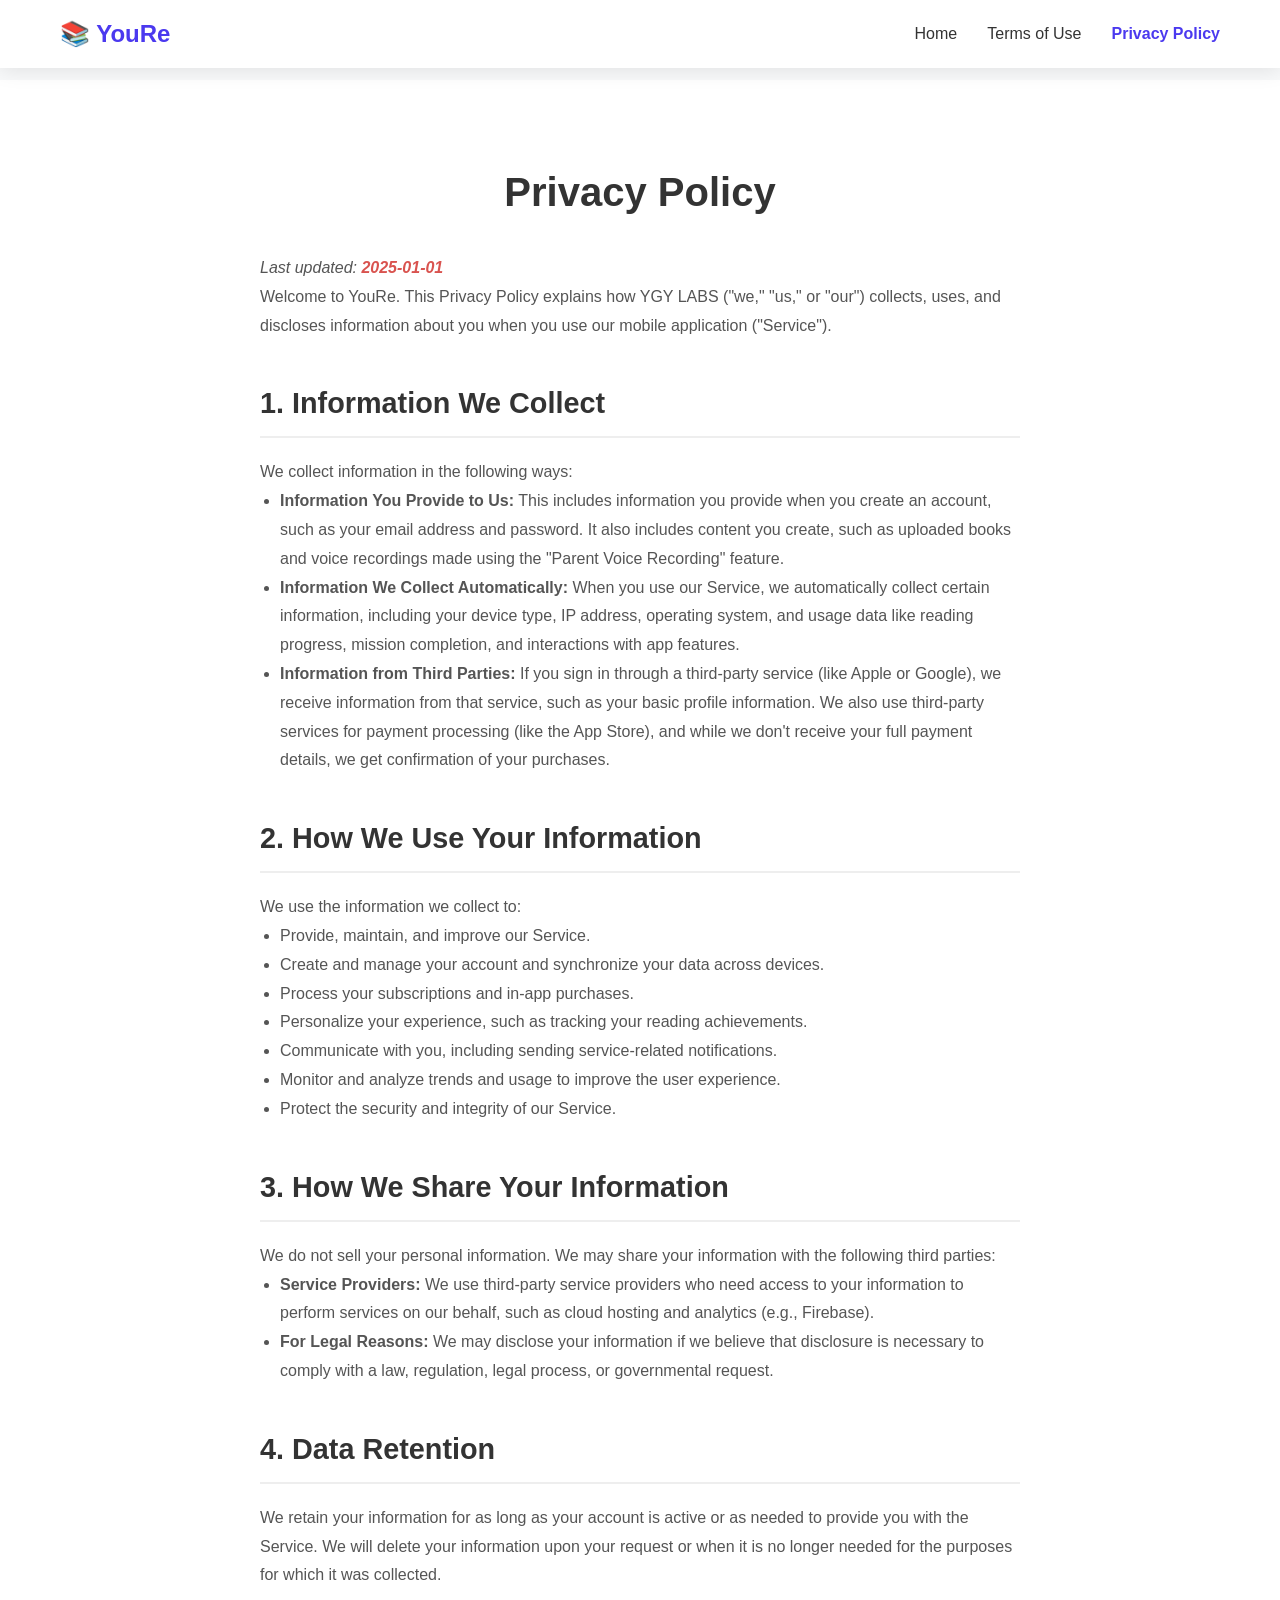
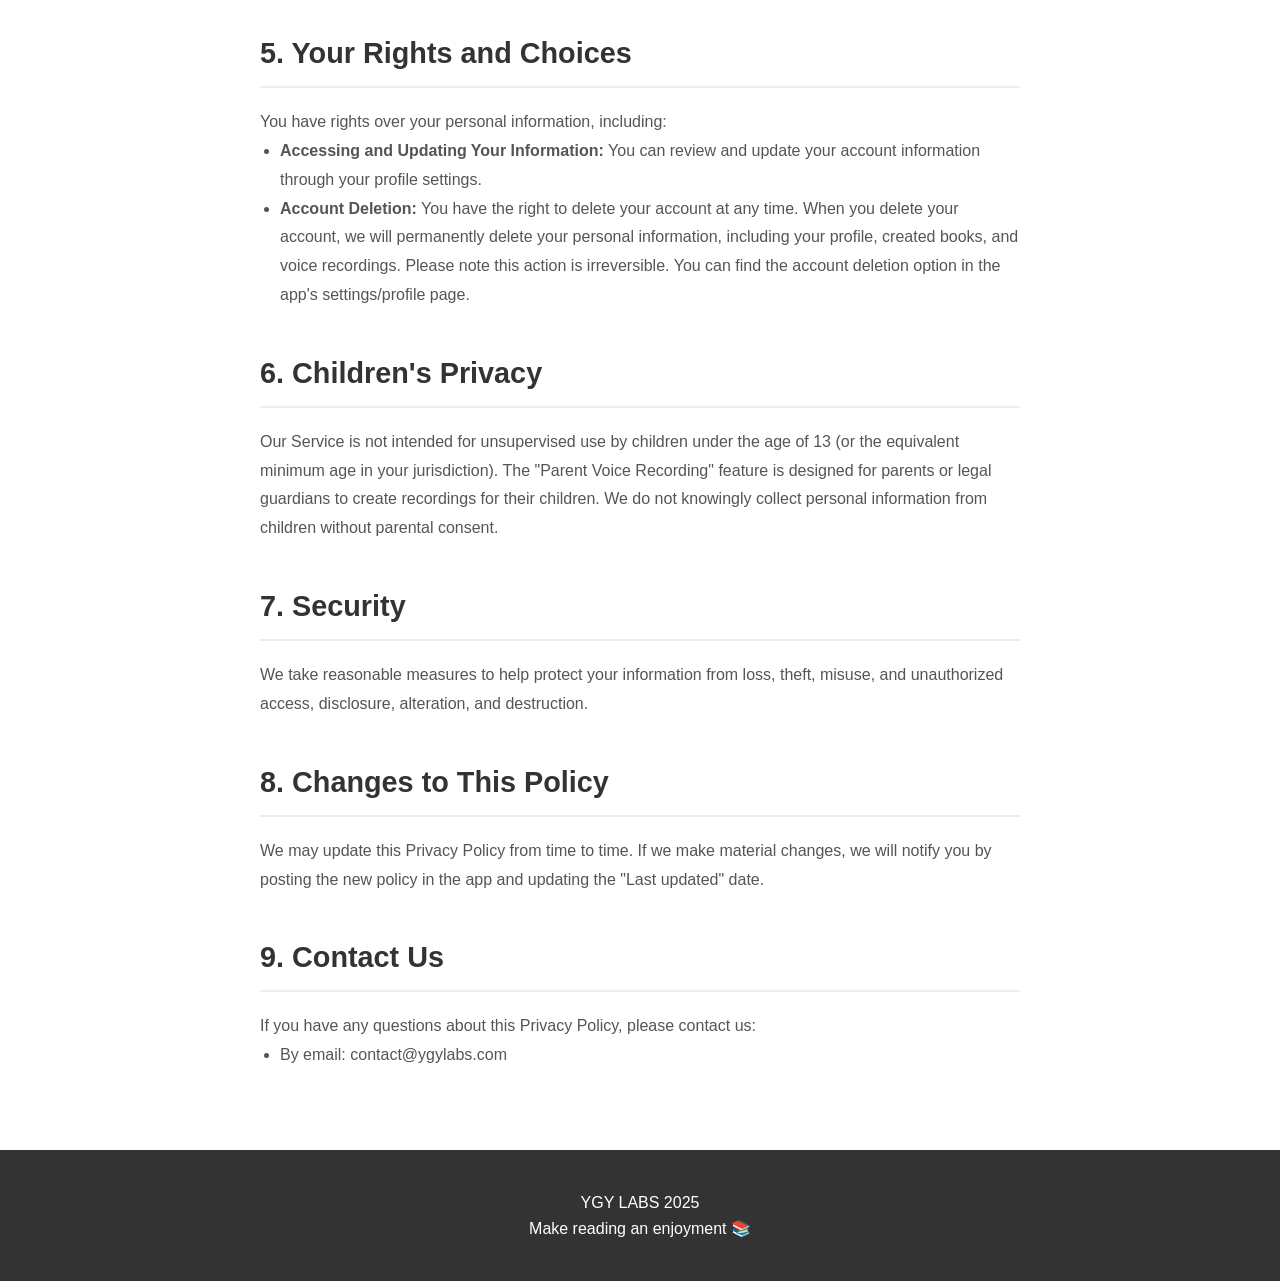
<file: PrivacyPolicy.html>
<!DOCTYPE html>
<html lang="zh-CN">
<head>
    <meta charset="UTF-8">
    <meta name="viewport" content="width=device-width, initial-scale=1.0">
    <title>YouRe - Privacy Policy</title>
    <style>
        * {
            margin: 0;
            padding: 0;
            box-sizing: border-box;
        }
        body {
            font-family: -apple-system, BlinkMacSystemFont, 'Segoe UI', Roboto, 'Helvetica Neue', Arial, sans-serif;
            line-height: 1.6;
            color: #333;
            background-color: #f8f9fa;
        }
        .container {
            max-width: 1200px;
            margin: 0 auto;
            padding: 0 20px;
        }
        .navbar {
            background: rgba(255, 255, 255, 0.95);
            backdrop-filter: blur(10px);
            padding: 15px 0;
            position: fixed;
            width: 100%;
            top: 0;
            z-index: 1000;
            box-shadow: 0 2px 20px rgba(0,0,0,0.1);
        }
        .nav-content {
            display: flex;
            justify-content: space-between;
            align-items: center;
        }
        .logo {
            font-size: 24px;
            font-weight: bold;
            color: #4B39EF;
        }
        .nav-links {
            display: flex;
            gap: 30px;
            align-items: center;
        }
        .nav-links a {
            text-decoration: none;
            color: #333;
            font-weight: 500;
            transition: color 0.3s ease;
        }
        .nav-links a:hover {
            color: #4B39EF;
        }
        .nav-links a.active-nav-link {
            color: #4B39EF;
            font-weight: bold;
        }
        .main-content {
            margin-top: 80px;
            background: white;
            padding: 60px 0;
        }
        .policy-container {
            max-width: 800px;
            margin: 0 auto;
            padding: 20px;
        }
        .policy-container h1 {
            font-size: 2.5rem;
            margin-bottom: 30px;
            text-align: center;
        }
        .policy-container h2 {
            font-size: 1.8rem;
            margin-top: 40px;
            margin-bottom: 20px;
            border-bottom: 2px solid #eee;
            padding-bottom: 10px;
        }
        .policy-container p, .policy-container li {
            color: #555;
            line-height: 1.8;
        }
        .policy-container ul {
            padding-left: 20px;
        }
        .policy-container .placeholder {
            color: #d9534f;
            font-weight: bold;
        }
        .footer {
            background: #333;
            color: white;
            text-align: center;
            padding: 40px 0;
        }
        @media (max-width: 768px) {
            .nav-links { gap: 15px; }
            .policy-container h1 { font-size: 2rem; }
            .policy-container h2 { font-size: 1.5rem; }
        }
    </style>
</head>
<body>
    <nav class="navbar">
        <div class="container">
            <div class="nav-content">
                <div class="logo">📚 YouRe</div>
                <div class="nav-links">
                    <a href="index.html">Home</a>
                    <a href="TermsOfUse">Terms of Use</a>
                    <a href="#" class="active-nav-link">Privacy Policy</a>
                </div>
            </div>
        </div>
    </nav>

    <main class="main-content">
        <div class="policy-container">
            <h1>Privacy Policy</h1>
            <p><em>Last updated: <span class="placeholder">2025-01-01</span></em></p>

            <p>Welcome to YouRe. This Privacy Policy explains how YGY LABS ("we," "us," or "our") collects, uses, and discloses information about you when you use our mobile application ("Service").</p>

            <h2>1. Information We Collect</h2>
            <p>We collect information in the following ways:</p>
            <ul>
                <li><strong>Information You Provide to Us:</strong> This includes information you provide when you create an account, such as your email address and password. It also includes content you create, such as uploaded books and voice recordings made using the "Parent Voice Recording" feature.</li>
                <li><strong>Information We Collect Automatically:</strong> When you use our Service, we automatically collect certain information, including your device type, IP address, operating system, and usage data like reading progress, mission completion, and interactions with app features.</li>
                <li><strong>Information from Third Parties:</strong> If you sign in through a third-party service (like Apple or Google), we receive information from that service, such as your basic profile information. We also use third-party services for payment processing (like the App Store), and while we don't receive your full payment details, we get confirmation of your purchases.</li>
            </ul>

            <h2>2. How We Use Your Information</h2>
            <p>We use the information we collect to:</p>
            <ul>
                <li>Provide, maintain, and improve our Service.</li>
                <li>Create and manage your account and synchronize your data across devices.</li>
                <li>Process your subscriptions and in-app purchases.</li>
                <li>Personalize your experience, such as tracking your reading achievements.</li>
                <li>Communicate with you, including sending service-related notifications.</li>
                <li>Monitor and analyze trends and usage to improve the user experience.</li>
                <li>Protect the security and integrity of our Service.</li>
            </ul>

            <h2>3. How We Share Your Information</h2>
            <p>We do not sell your personal information. We may share your information with the following third parties:</p>
            <ul>
                <li><strong>Service Providers:</strong> We use third-party service providers who need access to your information to perform services on our behalf, such as cloud hosting and analytics (e.g., Firebase).</li>
                <li><strong>For Legal Reasons:</strong> We may disclose your information if we believe that disclosure is necessary to comply with a law, regulation, legal process, or governmental request.</li>
            </ul>
            
            <h2>4. Data Retention</h2>
            <p>We retain your information for as long as your account is active or as needed to provide you with the Service. We will delete your information upon your request or when it is no longer needed for the purposes for which it was collected.</p>

            <h2>5. Your Rights and Choices</h2>
            <p>You have rights over your personal information, including:</p>
            <ul>
                <li><strong>Accessing and Updating Your Information:</strong> You can review and update your account information through your profile settings.</li>
                <li><strong>Account Deletion:</strong> You have the right to delete your account at any time. When you delete your account, we will permanently delete your personal information, including your profile, created books, and voice recordings. Please note this action is irreversible. You can find the account deletion option in the app's settings/profile page.</li>
            </ul>

            <h2>6. Children's Privacy</h2>
            <p>Our Service is not intended for unsupervised use by children under the age of 13 (or the equivalent minimum age in your jurisdiction). The "Parent Voice Recording" feature is designed for parents or legal guardians to create recordings for their children. We do not knowingly collect personal information from children without parental consent.</p>

            <h2>7. Security</h2>
            <p>We take reasonable measures to help protect your information from loss, theft, misuse, and unauthorized access, disclosure, alteration, and destruction.</p>

            <h2>8. Changes to This Policy</h2>
            <p>We may update this Privacy Policy from time to time. If we make material changes, we will notify you by posting the new policy in the app and updating the "Last updated" date.</p>

            <h2>9. Contact Us</h2>
            <p>If you have any questions about this Privacy Policy, please contact us:</p>
            <ul>
                <li>By email: contact@ygylabs.com</li>
            </ul>
        </div>
    </main>

    <footer class="footer">
        <div class="container">
            <p>YGY LABS 2025</p>
            <p>Make reading an enjoyment 📚</p>
        </div>
    </footer>
</body>
</html>
</file>
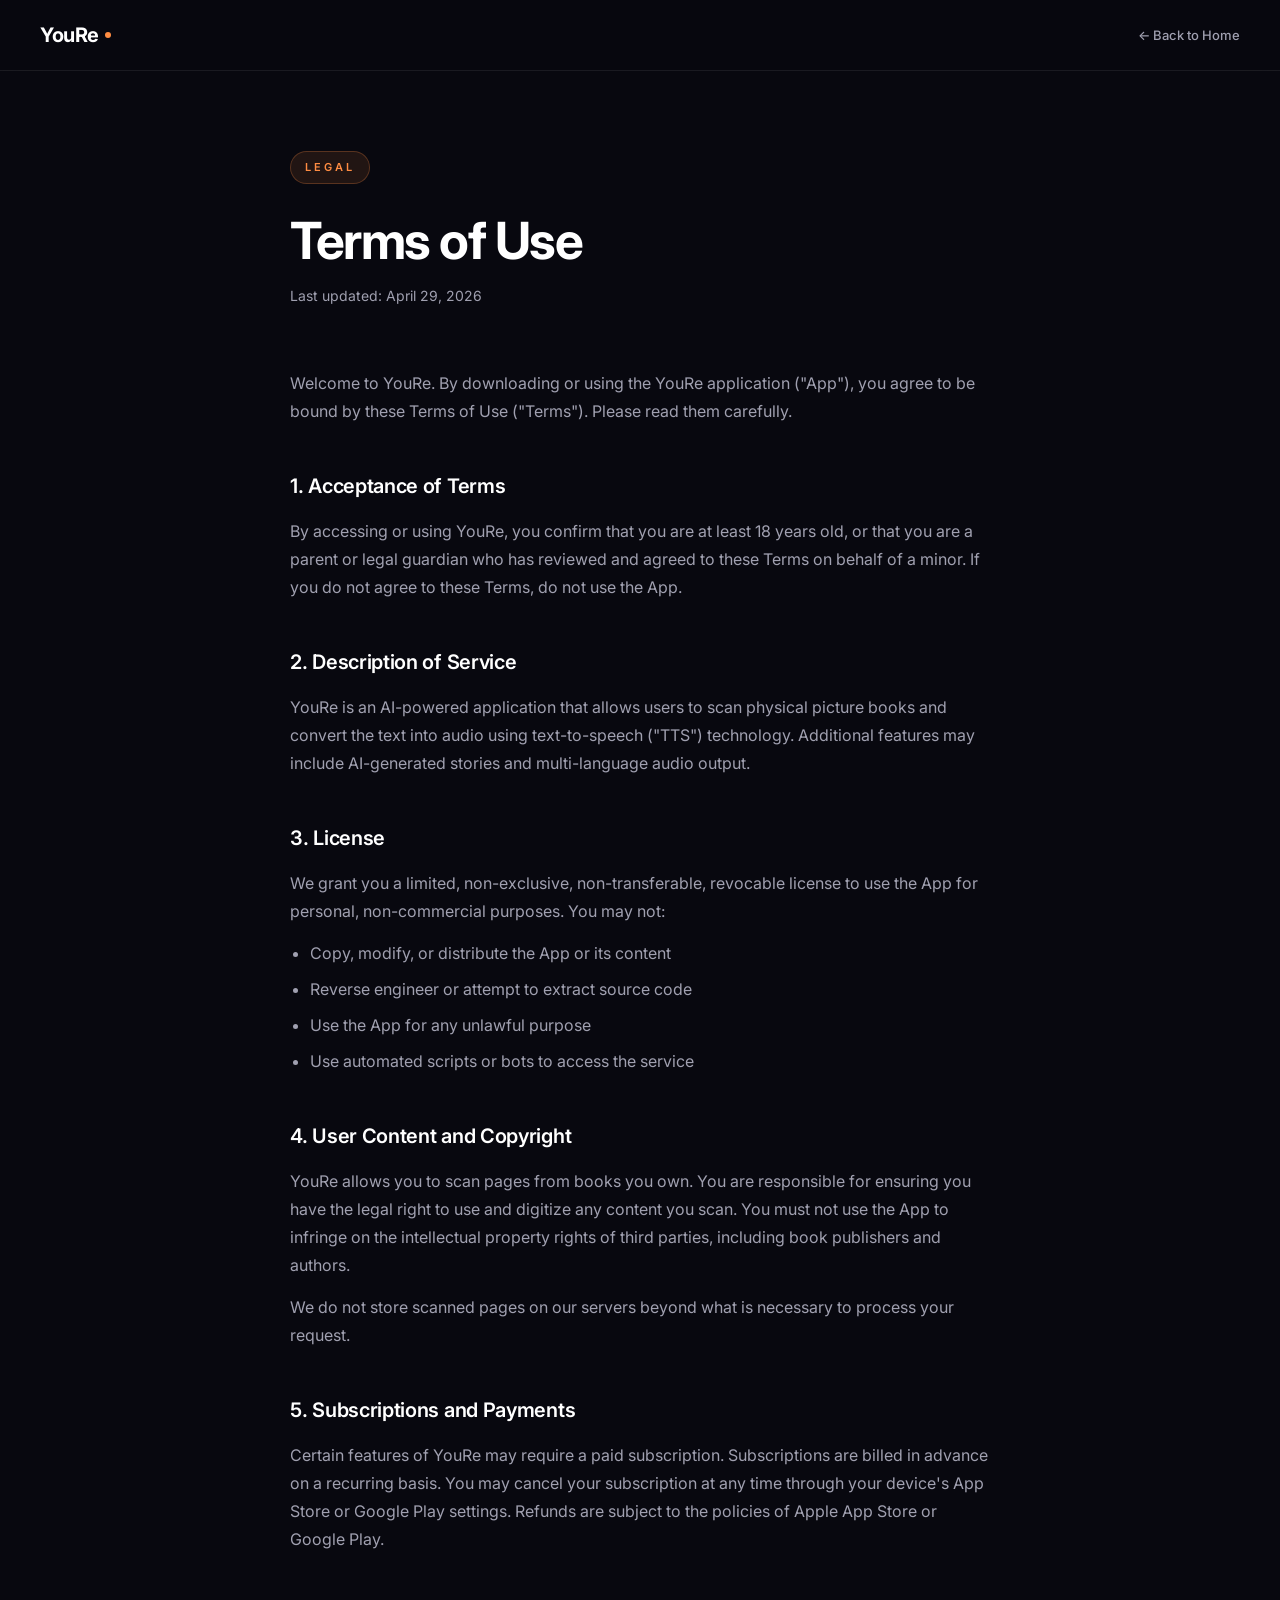
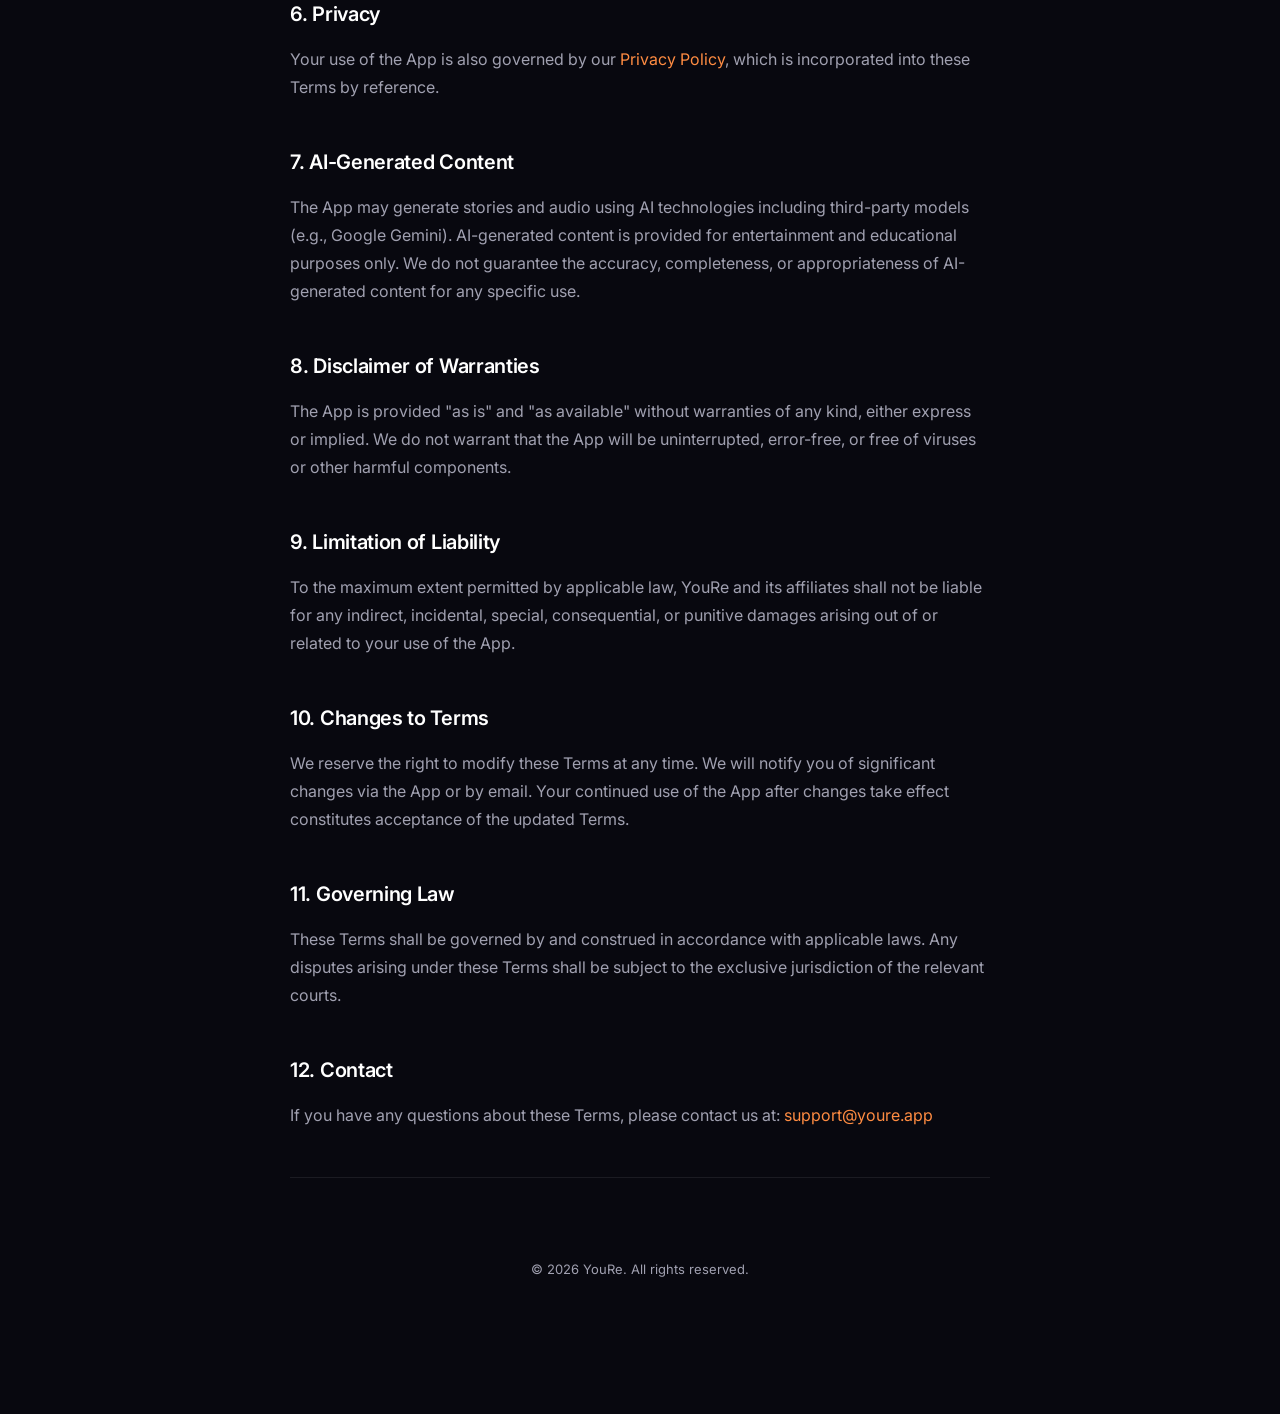
<file: terms.html>
<!DOCTYPE html>
<html lang="en">
<head>
<meta charset="UTF-8" />
<meta name="viewport" content="width=device-width, initial-scale=1.0" />
<title>Terms of Use — YouRe</title>
<link rel="preconnect" href="https://fonts.googleapis.com" />
<link href="https://fonts.googleapis.com/css2?family=Inter:wght@400;500;600;700&display=swap" rel="stylesheet" />
<style>
  :root {
    --bg: #08080F;
    --card: #111120;
    --accent: #FF8C42;
    --purple: #7B61FF;
    --text: #FFFFFF;
    --muted: #A0A0B0;
    --border: rgba(255,255,255,0.08);
  }
  * { box-sizing: border-box; margin: 0; padding: 0; }
  body {
    font-family: 'Inter', -apple-system, sans-serif;
    background: var(--bg);
    color: var(--text);
    -webkit-font-smoothing: antialiased;
    line-height: 1.7;
  }
  /* NAV */
  .nav {
    position: sticky; top: 0;
    padding: 18px 40px;
    display: flex; align-items: center; justify-content: space-between;
    background: rgba(8,8,15,0.85);
    backdrop-filter: blur(20px);
    border-bottom: 1px solid var(--border);
    z-index: 100;
  }
  .nav-brand {
    font-size: 20px; font-weight: 700; letter-spacing: -0.5px;
    color: var(--text); text-decoration: none;
    display: flex; align-items: center; gap: 4px;
  }
  .nav-brand .dot { width: 6px; height: 6px; background: var(--accent); border-radius: 50%; margin-left: 2px; }
  .nav-back {
    color: var(--muted); text-decoration: none; font-size: 13px;
    font-weight: 500; transition: color 200ms ease;
    display: flex; align-items: center; gap: 6px;
  }
  .nav-back:hover { color: var(--text); }
  /* CONTENT */
  .page {
    max-width: 780px;
    margin: 0 auto;
    padding: 80px 40px 120px;
  }
  .badge {
    display: inline-block;
    font-size: 11px; font-weight: 600; letter-spacing: 3px;
    text-transform: uppercase;
    color: var(--accent);
    background: rgba(255,140,66,0.1);
    border: 1px solid rgba(255,140,66,0.25);
    padding: 6px 14px; border-radius: 999px;
    margin-bottom: 28px;
  }
  h1 {
    font-size: clamp(32px, 4vw, 52px);
    font-weight: 700; letter-spacing: -1.5px;
    line-height: 1.1; margin-bottom: 16px;
  }
  .updated {
    color: var(--muted); font-size: 14px; margin-bottom: 60px;
  }
  h2 {
    font-size: 20px; font-weight: 600;
    margin: 44px 0 14px;
    letter-spacing: -0.3px;
  }
  p, li { color: var(--muted); font-size: 16px; line-height: 1.75; margin-bottom: 14px; }
  ul { padding-left: 20px; }
  li { margin-bottom: 8px; }
  a { color: var(--accent); text-decoration: none; }
  a:hover { text-decoration: underline; }
  hr { border: none; border-top: 1px solid var(--border); margin: 48px 0; }
  .footer-note {
    text-align: center; color: var(--muted); font-size: 13px; margin-top: 80px;
  }
  @media (max-width: 640px) {
    .nav { padding: 14px 20px; }
    .page { padding: 50px 24px 80px; }
  }
</style>
</head>
<body>
<nav class="nav">
  <a href="index.html" class="nav-brand">YouRe<span class="dot"></span></a>
  <a href="index.html" class="nav-back">← Back to Home</a>
</nav>

<div class="page">
  <div class="badge">Legal</div>
  <h1>Terms of Use</h1>
  <p class="updated">Last updated: April 29, 2026</p>

  <p>Welcome to YouRe. By downloading or using the YouRe application ("App"), you agree to be bound by these Terms of Use ("Terms"). Please read them carefully.</p>

  <h2>1. Acceptance of Terms</h2>
  <p>By accessing or using YouRe, you confirm that you are at least 18 years old, or that you are a parent or legal guardian who has reviewed and agreed to these Terms on behalf of a minor. If you do not agree to these Terms, do not use the App.</p>

  <h2>2. Description of Service</h2>
  <p>YouRe is an AI-powered application that allows users to scan physical picture books and convert the text into audio using text-to-speech ("TTS") technology. Additional features may include AI-generated stories and multi-language audio output.</p>

  <h2>3. License</h2>
  <p>We grant you a limited, non-exclusive, non-transferable, revocable license to use the App for personal, non-commercial purposes. You may not:</p>
  <ul>
    <li>Copy, modify, or distribute the App or its content</li>
    <li>Reverse engineer or attempt to extract source code</li>
    <li>Use the App for any unlawful purpose</li>
    <li>Use automated scripts or bots to access the service</li>
  </ul>

  <h2>4. User Content and Copyright</h2>
  <p>YouRe allows you to scan pages from books you own. You are responsible for ensuring you have the legal right to use and digitize any content you scan. You must not use the App to infringe on the intellectual property rights of third parties, including book publishers and authors.</p>
  <p>We do not store scanned pages on our servers beyond what is necessary to process your request.</p>

  <h2>5. Subscriptions and Payments</h2>
  <p>Certain features of YouRe may require a paid subscription. Subscriptions are billed in advance on a recurring basis. You may cancel your subscription at any time through your device's App Store or Google Play settings. Refunds are subject to the policies of Apple App Store or Google Play.</p>

  <h2>6. Privacy</h2>
  <p>Your use of the App is also governed by our <a href="privacy.html">Privacy Policy</a>, which is incorporated into these Terms by reference.</p>

  <h2>7. AI-Generated Content</h2>
  <p>The App may generate stories and audio using AI technologies including third-party models (e.g., Google Gemini). AI-generated content is provided for entertainment and educational purposes only. We do not guarantee the accuracy, completeness, or appropriateness of AI-generated content for any specific use.</p>

  <h2>8. Disclaimer of Warranties</h2>
  <p>The App is provided "as is" and "as available" without warranties of any kind, either express or implied. We do not warrant that the App will be uninterrupted, error-free, or free of viruses or other harmful components.</p>

  <h2>9. Limitation of Liability</h2>
  <p>To the maximum extent permitted by applicable law, YouRe and its affiliates shall not be liable for any indirect, incidental, special, consequential, or punitive damages arising out of or related to your use of the App.</p>

  <h2>10. Changes to Terms</h2>
  <p>We reserve the right to modify these Terms at any time. We will notify you of significant changes via the App or by email. Your continued use of the App after changes take effect constitutes acceptance of the updated Terms.</p>

  <h2>11. Governing Law</h2>
  <p>These Terms shall be governed by and construed in accordance with applicable laws. Any disputes arising under these Terms shall be subject to the exclusive jurisdiction of the relevant courts.</p>

  <h2>12. Contact</h2>
  <p>If you have any questions about these Terms, please contact us at: <a href="mailto:support@youre.app">support@youre.app</a></p>

  <hr />
  <p class="footer-note">© 2026 YouRe. All rights reserved.</p>
</div>
</body>
</html>
</file>
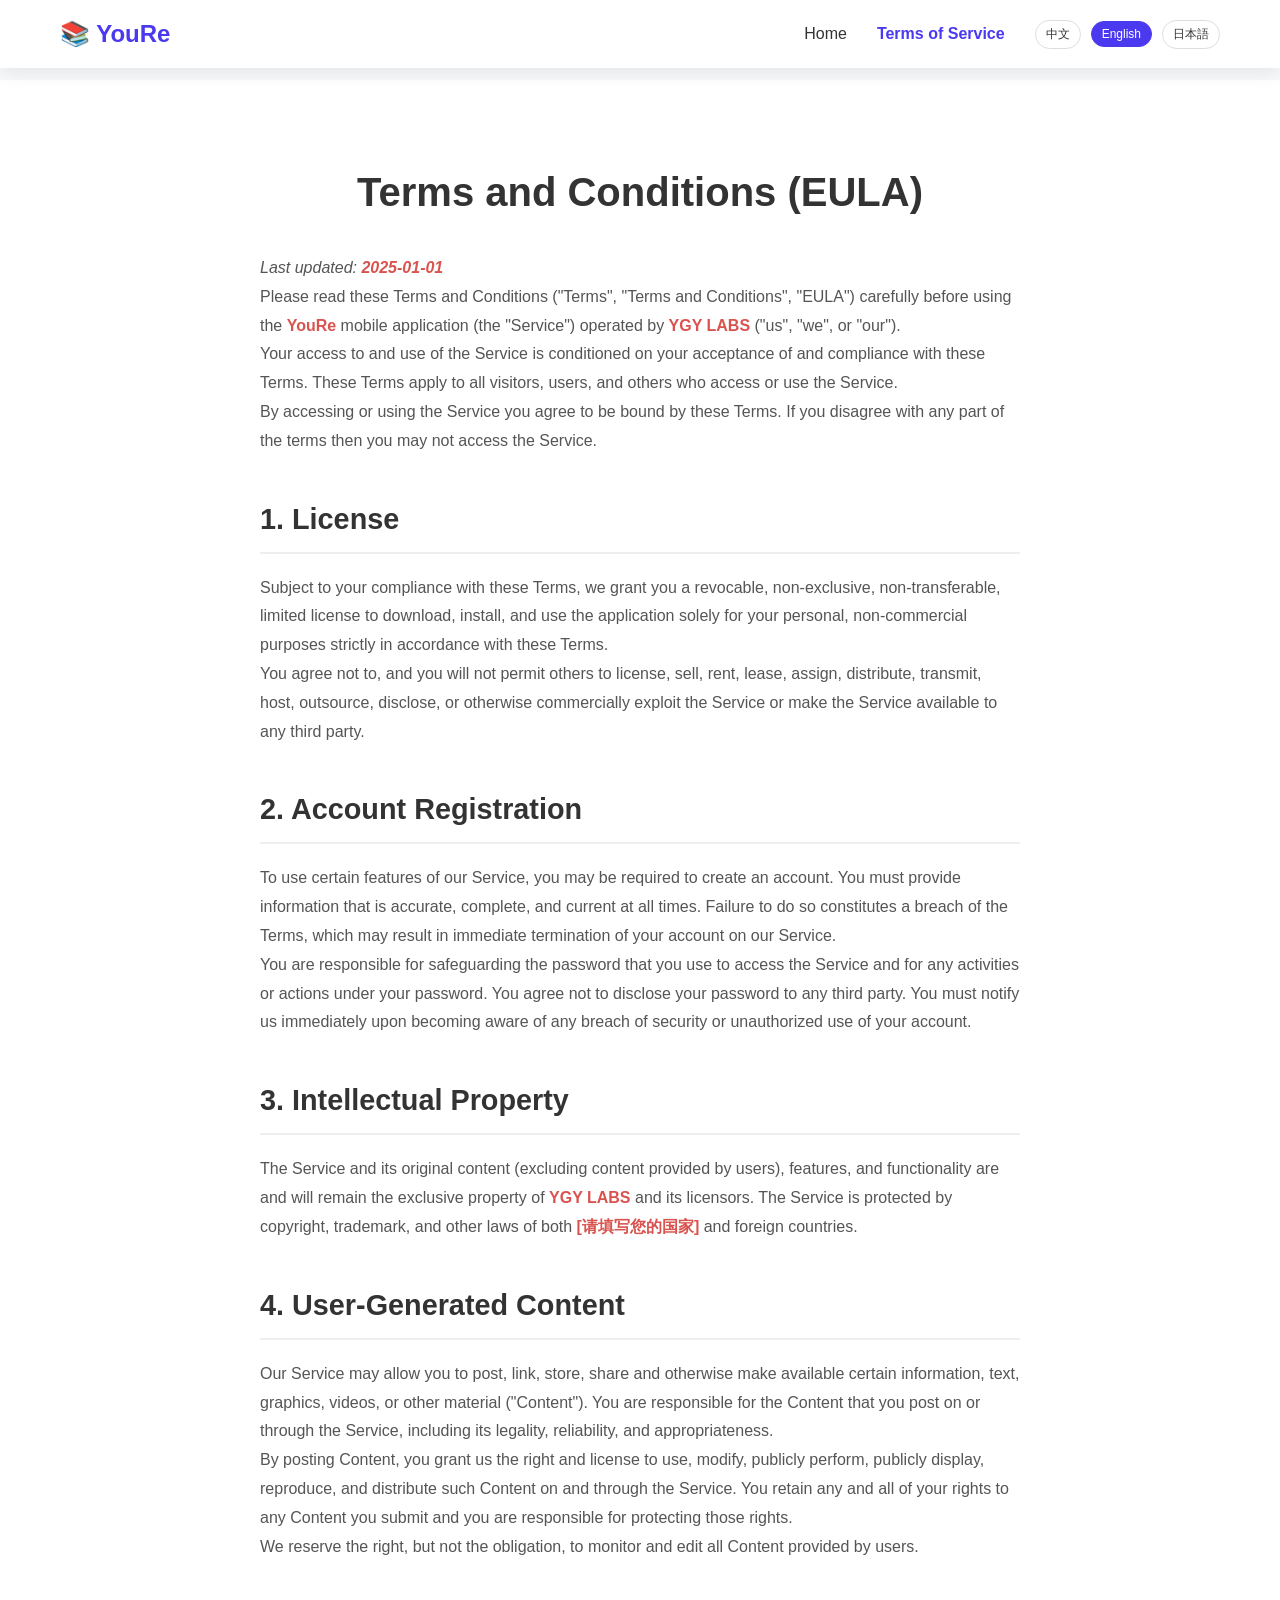
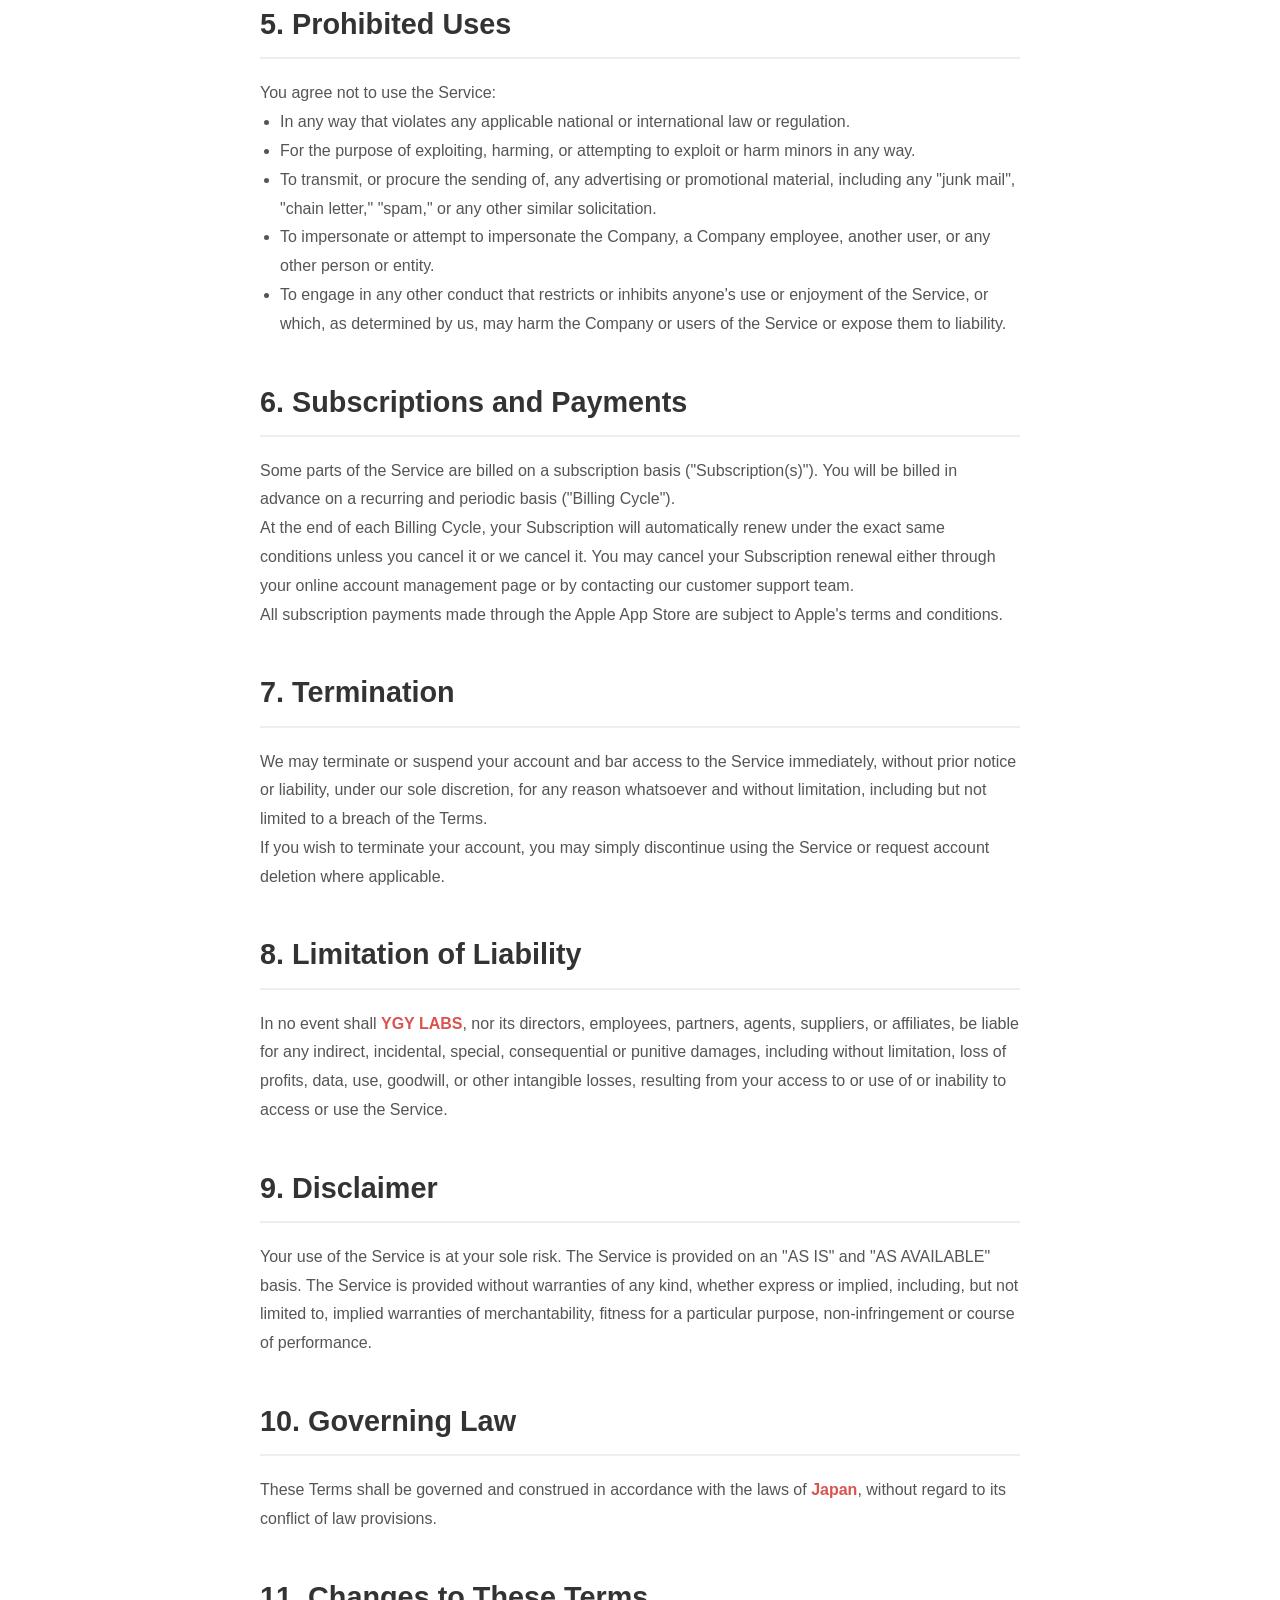
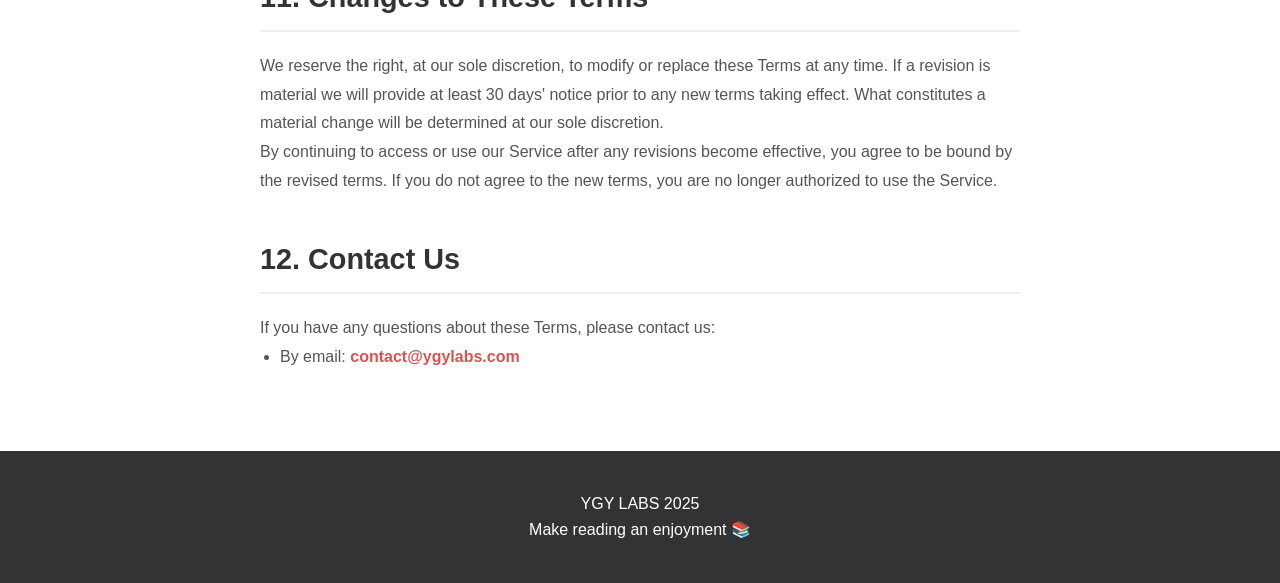
<file: TermsOfService.html>
<!DOCTYPE html>
<html lang="zh-CN">
<head>
    <meta charset="UTF-8">
    <meta name="viewport" content="width=device-width, initial-scale=1.0">
    <title>YouRe - Terms of Service</title>
    <style>
        * {
            margin: 0;
            padding: 0;
            box-sizing: border-box;
        }
        body {
            font-family: -apple-system, BlinkMacSystemFont, 'Segoe UI', Roboto, 'Helvetica Neue', Arial, sans-serif;
            line-height: 1.6;
            color: #333;
            background-color: #f8f9fa; /* A light grey background for the whole page */
        }
        .container {
            max-width: 1200px;
            margin: 0 auto;
            padding: 0 20px;
        }
        /* Navbar styles from privacy/index.html */
        .navbar {
            background: rgba(255, 255, 255, 0.95);
            backdrop-filter: blur(10px);
            padding: 15px 0;
            position: fixed;
            width: 100%;
            top: 0;
            z-index: 1000;
            box-shadow: 0 2px 20px rgba(0,0,0,0.1);
        }
        .nav-content {
            display: flex;
            justify-content: space-between;
            align-items: center;
        }
        .logo {
            font-size: 24px;
            font-weight: bold;
            color: #4B39EF;
        }
        .nav-links {
            display: flex;
            gap: 30px;
            align-items: center;
        }
        .nav-links a {
            text-decoration: none;
            color: #333;
            font-weight: 500;
            transition: color 0.3s ease;
        }
        .nav-links a:hover {
            color: #4B39EF;
        }
        .nav-links a.active-nav-link {
            color: #4B39EF;
            font-weight: bold;
        }
        .language-selector {
            display: flex;
            gap: 10px;
            align-items: center;
        }
        .language-btn {
            background: none;
            border: 1px solid #ddd;
            padding: 5px 10px;
            border-radius: 15px;
            cursor: pointer;
            font-size: 12px;
            transition: all 0.3s ease;
            color: #333;
        }
        .language-btn:hover, .language-btn.active {
            background: #4B39EF;
            color: white;
            border-color: #4B39EF;
        }
        /* Main content area */
        .main-content {
            margin-top: 80px; /* Space for fixed navbar */
            background: white;
            padding: 60px 0;
        }
        /* Terms content styling */
        .terms-container {
            max-width: 800px;
            margin: 0 auto;
            padding: 20px;
        }
        .terms-container h1 {
            font-size: 2.5rem;
            margin-bottom: 30px;
            text-align: center;
        }
        .terms-container h2 {
            font-size: 1.8rem;
            margin-top: 40px;
            margin-bottom: 20px;
            border-bottom: 2px solid #eee;
            padding-bottom: 10px;
        }
        .terms-container p, .terms-container li {
            color: #555;
            line-height: 1.8;
        }
        .terms-container ul {
            padding-left: 20px;
        }
        .terms-container .placeholder {
            color: #d9534f;
            font-weight: bold;
        }
        /* Footer styles from privacy/index.html */
        .footer {
            background: #333;
            color: white;
            text-align: center;
            padding: 40px 0;
        }
        @media (max-width: 768px) {
            .nav-links { gap: 15px; }
            .terms-container h1 { font-size: 2rem; }
            .terms-container h2 { font-size: 1.5rem; }
        }
    </style>
</head>
<body>
    <nav class="navbar">
        <div class="container">
            <div class="nav-content">
                <div class="logo">📚 YouRe</div>
                <div class="nav-links">
                    <a href="../privacy/index.html" data-key="nav-home">Home</a>
                    <a href="#" class="active-nav-link" data-key="nav-terms">Terms of Service</a>
                    <div class="language-selector">
                        <button class="language-btn" onclick="changeLanguage('zh')">中文</button>
                        <button class="language-btn active" onclick="changeLanguage('en')">English</button>
                        <button class="language-btn" onclick="changeLanguage('ja')">日本語</button>
                    </div>
                </div>
            </div>
        </div>
    </nav>

    <main class="main-content">
        <div class="terms-container">
            <h1>Terms and Conditions (EULA)</h1>
            <p><em>Last updated: <span class="placeholder">2025-01-01</span></em></p>
            <p>Please read these Terms and Conditions ("Terms", "Terms and Conditions", "EULA") carefully before using the <span class="placeholder">YouRe</span> mobile application (the "Service") operated by <span class="placeholder">YGY LABS</span> ("us", "we", or "our").</p>
            <p>Your access to and use of the Service is conditioned on your acceptance of and compliance with these Terms. These Terms apply to all visitors, users, and others who access or use the Service.</p>
            <p>By accessing or using the Service you agree to be bound by these Terms. If you disagree with any part of the terms then you may not access the Service.</p>
            
            <h2>1. License</h2>
            <p>Subject to your compliance with these Terms, we grant you a revocable, non-exclusive, non-transferable, limited license to download, install, and use the application solely for your personal, non-commercial purposes strictly in accordance with these Terms.</p>
            <p>You agree not to, and you will not permit others to license, sell, rent, lease, assign, distribute, transmit, host, outsource, disclose, or otherwise commercially exploit the Service or make the Service available to any third party.</p>
            
            <h2>2. Account Registration</h2>
            <p>To use certain features of our Service, you may be required to create an account. You must provide information that is accurate, complete, and current at all times. Failure to do so constitutes a breach of the Terms, which may result in immediate termination of your account on our Service.</p>
            <p>You are responsible for safeguarding the password that you use to access the Service and for any activities or actions under your password. You agree not to disclose your password to any third party. You must notify us immediately upon becoming aware of any breach of security or unauthorized use of your account.</p>

            <h2>3. Intellectual Property</h2>
            <p>The Service and its original content (excluding content provided by users), features, and functionality are and will remain the exclusive property of <span class="placeholder">YGY LABS</span> and its licensors. The Service is protected by copyright, trademark, and other laws of both <span class="placeholder">[请填写您的国家]</span> and foreign countries.</p>

            <h2>4. User-Generated Content</h2>
            <p>Our Service may allow you to post, link, store, share and otherwise make available certain information, text, graphics, videos, or other material ("Content"). You are responsible for the Content that you post on or through the Service, including its legality, reliability, and appropriateness.</p>
            <p>By posting Content, you grant us the right and license to use, modify, publicly perform, publicly display, reproduce, and distribute such Content on and through the Service. You retain any and all of your rights to any Content you submit and you are responsible for protecting those rights.</p>
            <p>We reserve the right, but not the obligation, to monitor and edit all Content provided by users.</p>

            <h2>5. Prohibited Uses</h2>
            <p>You agree not to use the Service:</p>
            <ul>
                <li>In any way that violates any applicable national or international law or regulation.</li>
                <li>For the purpose of exploiting, harming, or attempting to exploit or harm minors in any way.</li>
                <li>To transmit, or procure the sending of, any advertising or promotional material, including any "junk mail", "chain letter," "spam," or any other similar solicitation.</li>
                <li>To impersonate or attempt to impersonate the Company, a Company employee, another user, or any other person or entity.</li>
                <li>To engage in any other conduct that restricts or inhibits anyone's use or enjoyment of the Service, or which, as determined by us, may harm the Company or users of the Service or expose them to liability.</li>
            </ul>

            <h2>6. Subscriptions and Payments</h2>
            <p>Some parts of the Service are billed on a subscription basis ("Subscription(s)"). You will be billed in advance on a recurring and periodic basis ("Billing Cycle").</p>
            <p>At the end of each Billing Cycle, your Subscription will automatically renew under the exact same conditions unless you cancel it or we cancel it. You may cancel your Subscription renewal either through your online account management page or by contacting our customer support team.</p>
            <p>All subscription payments made through the Apple App Store are subject to Apple's terms and conditions.</p>

            <h2>7. Termination</h2>
            <p>We may terminate or suspend your account and bar access to the Service immediately, without prior notice or liability, under our sole discretion, for any reason whatsoever and without limitation, including but not limited to a breach of the Terms.</p>
            <p>If you wish to terminate your account, you may simply discontinue using the Service or request account deletion where applicable.</p>

            <h2>8. Limitation of Liability</h2>
            <p>In no event shall <span class="placeholder">YGY LABS</span>, nor its directors, employees, partners, agents, suppliers, or affiliates, be liable for any indirect, incidental, special, consequential or punitive damages, including without limitation, loss of profits, data, use, goodwill, or other intangible losses, resulting from your access to or use of or inability to access or use the Service.</p>

            <h2>9. Disclaimer</h2>
            <p>Your use of the Service is at your sole risk. The Service is provided on an "AS IS" and "AS AVAILABLE" basis. The Service is provided without warranties of any kind, whether express or implied, including, but not limited to, implied warranties of merchantability, fitness for a particular purpose, non-infringement or course of performance.</p>

            <h2>10. Governing Law</h2>
            <p>These Terms shall be governed and construed in accordance with the laws of <span class="placeholder">Japan</span>, without regard to its conflict of law provisions.</p>
            
            <h2>11. Changes to These Terms</h2>
            <p>We reserve the right, at our sole discretion, to modify or replace these Terms at any time. If a revision is material we will provide at least 30 days' notice prior to any new terms taking effect. What constitutes a material change will be determined at our sole discretion.</p>
            <p>By continuing to access or use our Service after any revisions become effective, you agree to be bound by the revised terms. If you do not agree to the new terms, you are no longer authorized to use the Service.</p>

            <h2>12. Contact Us</h2>
            <p>If you have any questions about these Terms, please contact us:</p>
            <ul>
                <li>By email: <span class="placeholder">contact@ygylabs.com</span></li>
            </ul>
        </div>
    </main>

    <footer class="footer">
        <div class="container">
            <p data-key="footer-copyright">YGY LABS 2025</p>
            <p data-key="footer-slogan">Make reading an enjoyment 📚</p>
        </div>
    </footer>

    <script>
        // NOTE: The language switching will only affect the footer.
        // The main terms content is in English only.
        const translations = {
            zh: {
                'nav-home': '首页',
                'nav-terms': '服务条款',
                'footer-copyright': 'YGY LABS 2025',
                'footer-slogan': '让阅读成为一种享受 📚',
            },
            en: {
                'nav-home': 'Home',
                'nav-terms': 'Terms of Service',
                'footer-copyright': 'YGY LABS 2025',
                'footer-slogan': 'Make reading an enjoyment 📚',
            },
            ja: {
                'nav-home': 'ホーム',
                'nav-terms': '利用規約',
                'footer-copyright': 'YGY LABS 2025',
                'footer-slogan': '読書を楽しみにしよう 📚',
            }
        };

        let currentLanguage = 'en';

        function changeLanguage(lang) {
            currentLanguage = lang;
            document.querySelectorAll('.language-btn').forEach(btn => btn.classList.remove('active'));
            event.target.classList.add('active');
            updatePageContent();
            localStorage.setItem('language', lang);
        }

        function updatePageContent() {
            const translation = translations[currentLanguage];
            document.querySelectorAll('[data-key]').forEach(element => {
                const key = element.getAttribute('data-key');
                if (translation[key]) {
                    element.textContent = translation[key];
                }
            });
            document.title = "YouRe - " + (translation['nav-terms'] || 'Terms of Service');
        }

        window.addEventListener('DOMContentLoaded', function() {
            const savedLanguage = localStorage.getItem('language') || 'en';
            const btnMap = { 'zh': '中文', 'en': 'English', 'ja': '日本語' };
            document.querySelectorAll('.language-btn').forEach(btn => {
                btn.classList.remove('active');
                if (btn.textContent.includes(btnMap[savedLanguage])) {
                    btn.classList.add('active');
                }
            });
            currentLanguage = savedLanguage;
            updatePageContent();
        });
    </script>
</body>
</html>
</file>
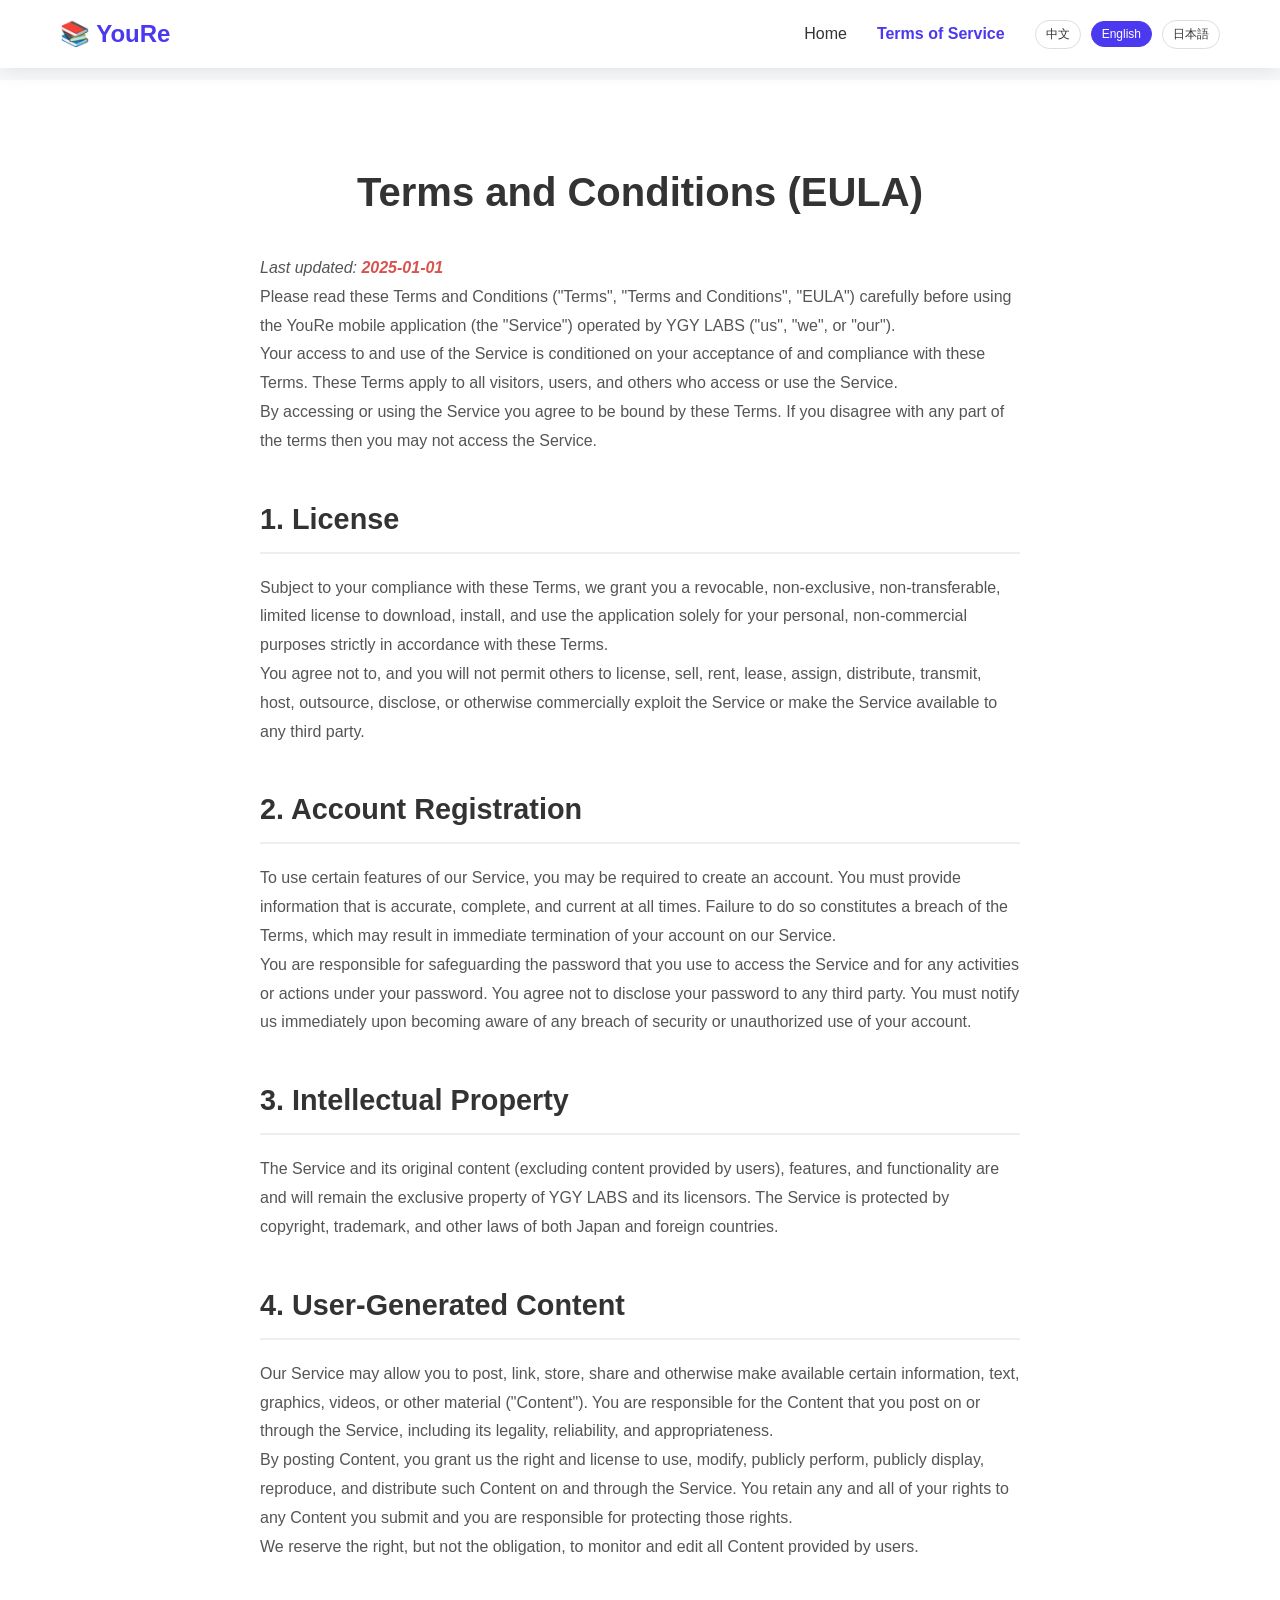
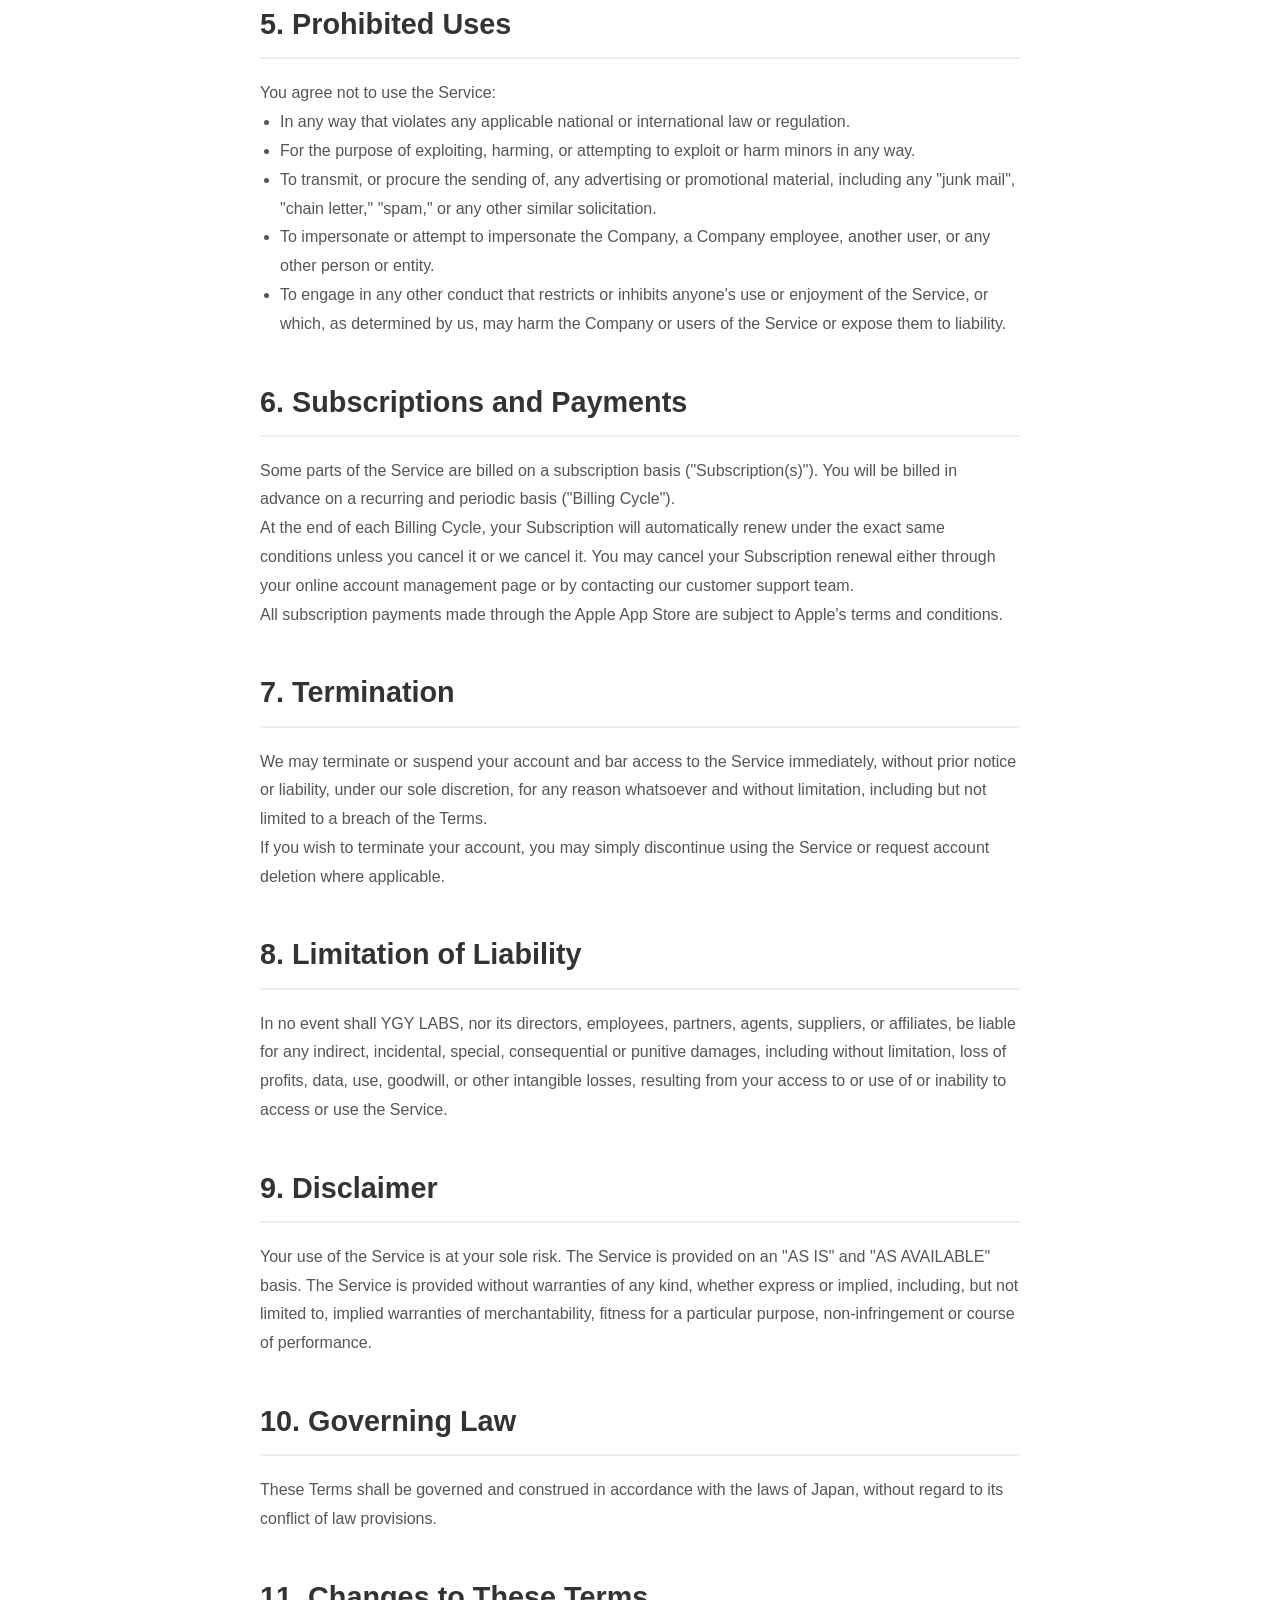
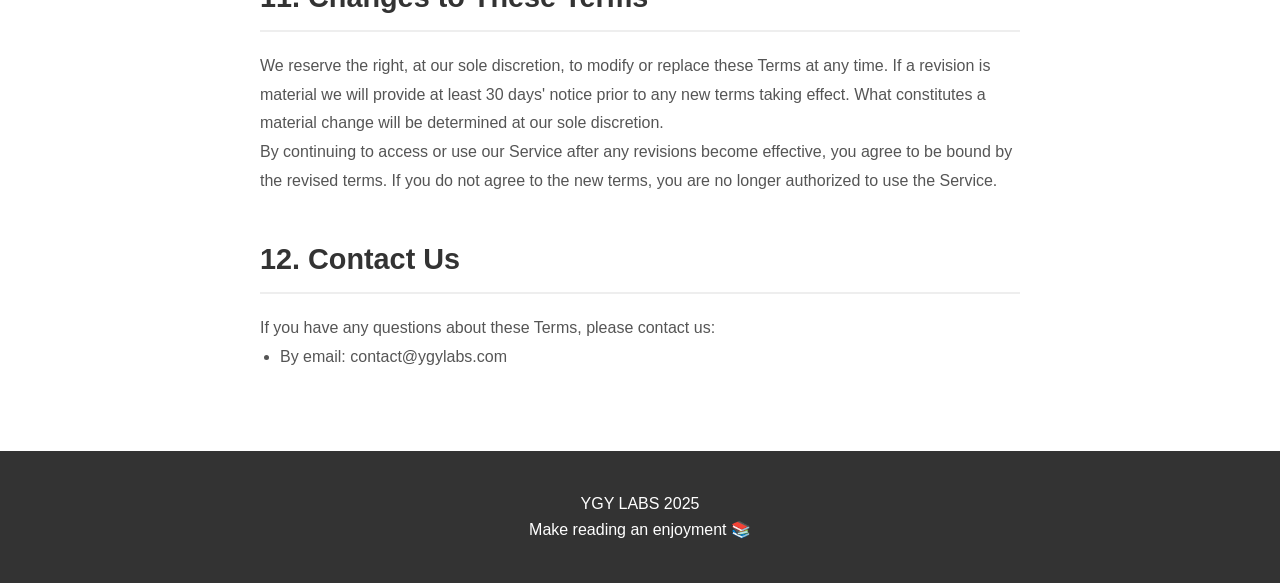
<file: TermsOfUse.html>
<!DOCTYPE html>
<html lang="zh-CN">
<head>
    <meta charset="UTF-8">
    <meta name="viewport" content="width=device-width, initial-scale=1.0">
    <title>YouRe - Terms of Service</title>
    <style>
        * {
            margin: 0;
            padding: 0;
            box-sizing: border-box;
        }
        body {
            font-family: -apple-system, BlinkMacSystemFont, 'Segoe UI', Roboto, 'Helvetica Neue', Arial, sans-serif;
            line-height: 1.6;
            color: #333;
            background-color: #f8f9fa; /* A light grey background for the whole page */
        }
        .container {
            max-width: 1200px;
            margin: 0 auto;
            padding: 0 20px;
        }
        /* Navbar styles from privacy/index.html */
        .navbar {
            background: rgba(255, 255, 255, 0.95);
            backdrop-filter: blur(10px);
            padding: 15px 0;
            position: fixed;
            width: 100%;
            top: 0;
            z-index: 1000;
            box-shadow: 0 2px 20px rgba(0,0,0,0.1);
        }
        .nav-content {
            display: flex;
            justify-content: space-between;
            align-items: center;
        }
        .logo {
            font-size: 24px;
            font-weight: bold;
            color: #4B39EF;
        }
        .nav-links {
            display: flex;
            gap: 30px;
            align-items: center;
        }
        .nav-links a {
            text-decoration: none;
            color: #333;
            font-weight: 500;
            transition: color 0.3s ease;
        }
        .nav-links a:hover {
            color: #4B39EF;
        }
        .nav-links a.active-nav-link {
            color: #4B39EF;
            font-weight: bold;
        }
        .language-selector {
            display: flex;
            gap: 10px;
            align-items: center;
        }
        .language-btn {
            background: none;
            border: 1px solid #ddd;
            padding: 5px 10px;
            border-radius: 15px;
            cursor: pointer;
            font-size: 12px;
            transition: all 0.3s ease;
            color: #333;
        }
        .language-btn:hover, .language-btn.active {
            background: #4B39EF;
            color: white;
            border-color: #4B39EF;
        }
        /* Main content area */
        .main-content {
            margin-top: 80px; /* Space for fixed navbar */
            background: white;
            padding: 60px 0;
        }
        /* Terms content styling */
        .terms-container {
            max-width: 800px;
            margin: 0 auto;
            padding: 20px;
        }
        .terms-container h1 {
            font-size: 2.5rem;
            margin-bottom: 30px;
            text-align: center;
        }
        .terms-container h2 {
            font-size: 1.8rem;
            margin-top: 40px;
            margin-bottom: 20px;
            border-bottom: 2px solid #eee;
            padding-bottom: 10px;
        }
        .terms-container p, .terms-container li {
            color: #555;
            line-height: 1.8;
        }
        .terms-container ul {
            padding-left: 20px;
        }
        .terms-container .placeholder {
            color: #d9534f;
            font-weight: bold;
        }
        /* Footer styles from privacy/index.html */
        .footer {
            background: #333;
            color: white;
            text-align: center;
            padding: 40px 0;
        }
        @media (max-width: 768px) {
            .nav-links { gap: 15px; }
            .terms-container h1 { font-size: 2rem; }
            .terms-container h2 { font-size: 1.5rem; }
        }
    </style>
</head>
<body>
    <nav class="navbar">
        <div class="container">
            <div class="nav-content">
                <div class="logo">📚 YouRe</div>
                <div class="nav-links">
                    <a href="index.html" data-key="nav-home">Home</a>
                    <a href="#" class="active-nav-link" data-key="nav-terms">Terms of Service</a>
                    <div class="language-selector">
                        <button class="language-btn" onclick="changeLanguage('zh')">中文</button>
                        <button class="language-btn active" onclick="changeLanguage('en')">English</button>
                        <button class="language-btn" onclick="changeLanguage('ja')">日本語</button>
                    </div>
                </div>
            </div>
        </div>
    </nav>

    <main class="main-content">
        <div class="terms-container">
            <h1>Terms and Conditions (EULA)</h1>
            <p><em>Last updated: <span class="placeholder">2025-01-01</span></em></p>
            <p>Please read these Terms and Conditions ("Terms", "Terms and Conditions", "EULA") carefully before using the YouRe mobile application (the "Service") operated by YGY LABS ("us", "we", or "our").</p>
            <p>Your access to and use of the Service is conditioned on your acceptance of and compliance with these Terms. These Terms apply to all visitors, users, and others who access or use the Service.</p>
            <p>By accessing or using the Service you agree to be bound by these Terms. If you disagree with any part of the terms then you may not access the Service.</p>
            
            <h2>1. License</h2>
            <p>Subject to your compliance with these Terms, we grant you a revocable, non-exclusive, non-transferable, limited license to download, install, and use the application solely for your personal, non-commercial purposes strictly in accordance with these Terms.</p>
            <p>You agree not to, and you will not permit others to license, sell, rent, lease, assign, distribute, transmit, host, outsource, disclose, or otherwise commercially exploit the Service or make the Service available to any third party.</p>
            
            <h2>2. Account Registration</h2>
            <p>To use certain features of our Service, you may be required to create an account. You must provide information that is accurate, complete, and current at all times. Failure to do so constitutes a breach of the Terms, which may result in immediate termination of your account on our Service.</p>
            <p>You are responsible for safeguarding the password that you use to access the Service and for any activities or actions under your password. You agree not to disclose your password to any third party. You must notify us immediately upon becoming aware of any breach of security or unauthorized use of your account.</p>

            <h2>3. Intellectual Property</h2>
            <p>The Service and its original content (excluding content provided by users), features, and functionality are and will remain the exclusive property of YGY LABS and its licensors. The Service is protected by copyright, trademark, and other laws of both Japan and foreign countries.</p>

            <h2>4. User-Generated Content</h2>
            <p>Our Service may allow you to post, link, store, share and otherwise make available certain information, text, graphics, videos, or other material ("Content"). You are responsible for the Content that you post on or through the Service, including its legality, reliability, and appropriateness.</p>
            <p>By posting Content, you grant us the right and license to use, modify, publicly perform, publicly display, reproduce, and distribute such Content on and through the Service. You retain any and all of your rights to any Content you submit and you are responsible for protecting those rights.</p>
            <p>We reserve the right, but not the obligation, to monitor and edit all Content provided by users.</p>

            <h2>5. Prohibited Uses</h2>
            <p>You agree not to use the Service:</p>
            <ul>
                <li>In any way that violates any applicable national or international law or regulation.</li>
                <li>For the purpose of exploiting, harming, or attempting to exploit or harm minors in any way.</li>
                <li>To transmit, or procure the sending of, any advertising or promotional material, including any "junk mail", "chain letter," "spam," or any other similar solicitation.</li>
                <li>To impersonate or attempt to impersonate the Company, a Company employee, another user, or any other person or entity.</li>
                <li>To engage in any other conduct that restricts or inhibits anyone's use or enjoyment of the Service, or which, as determined by us, may harm the Company or users of the Service or expose them to liability.</li>
            </ul>

            <h2>6. Subscriptions and Payments</h2>
            <p>Some parts of the Service are billed on a subscription basis ("Subscription(s)"). You will be billed in advance on a recurring and periodic basis ("Billing Cycle").</p>
            <p>At the end of each Billing Cycle, your Subscription will automatically renew under the exact same conditions unless you cancel it or we cancel it. You may cancel your Subscription renewal either through your online account management page or by contacting our customer support team.</p>
            <p>All subscription payments made through the Apple App Store are subject to Apple's terms and conditions.</p>

            <h2>7. Termination</h2>
            <p>We may terminate or suspend your account and bar access to the Service immediately, without prior notice or liability, under our sole discretion, for any reason whatsoever and without limitation, including but not limited to a breach of the Terms.</p>
            <p>If you wish to terminate your account, you may simply discontinue using the Service or request account deletion where applicable.</p>

            <h2>8. Limitation of Liability</h2>
            <p>In no event shall YGY LABS, nor its directors, employees, partners, agents, suppliers, or affiliates, be liable for any indirect, incidental, special, consequential or punitive damages, including without limitation, loss of profits, data, use, goodwill, or other intangible losses, resulting from your access to or use of or inability to access or use the Service.</p>

            <h2>9. Disclaimer</h2>
            <p>Your use of the Service is at your sole risk. The Service is provided on an "AS IS" and "AS AVAILABLE" basis. The Service is provided without warranties of any kind, whether express or implied, including, but not limited to, implied warranties of merchantability, fitness for a particular purpose, non-infringement or course of performance.</p>

            <h2>10. Governing Law</h2>
            <p>These Terms shall be governed and construed in accordance with the laws of Japan, without regard to its conflict of law provisions.</p>
            
            <h2>11. Changes to These Terms</h2>
            <p>We reserve the right, at our sole discretion, to modify or replace these Terms at any time. If a revision is material we will provide at least 30 days' notice prior to any new terms taking effect. What constitutes a material change will be determined at our sole discretion.</p>
            <p>By continuing to access or use our Service after any revisions become effective, you agree to be bound by the revised terms. If you do not agree to the new terms, you are no longer authorized to use the Service.</p>

            <h2>12. Contact Us</h2>
            <p>If you have any questions about these Terms, please contact us:</p>
            <ul>
                <li>By email: contact@ygylabs.com</li>
            </ul>
        </div>
    </main>

    <footer class="footer">
        <div class="container">
            <p data-key="footer-copyright">YGY LABS 2025</p>
            <p data-key="footer-slogan">Make reading an enjoyment 📚</p>
        </div>
    </footer>

    <script>
        // NOTE: The language switching will only affect the footer.
        // The main terms content is in English only.
        const translations = {
            zh: {
                'nav-home': '首页',
                'nav-terms': '服务条款',
                'footer-copyright': 'YGY LABS 2025',
                'footer-slogan': '让阅读成为一种享受 📚',
            },
            en: {
                'nav-home': 'Home',
                'nav-terms': 'Terms of Service',
                'footer-copyright': 'YGY LABS 2025',
                'footer-slogan': 'Make reading an enjoyment 📚',
            },
            ja: {
                'nav-home': 'ホーム',
                'nav-terms': '利用規約',
                'footer-copyright': 'YGY LABS 2025',
                'footer-slogan': '読書を楽しみにしよう 📚',
            }
        };

        let currentLanguage = 'en';

        function changeLanguage(lang) {
            currentLanguage = lang;
            document.querySelectorAll('.language-btn').forEach(btn => btn.classList.remove('active'));
            event.target.classList.add('active');
            updatePageContent();
            localStorage.setItem('language', lang);
        }

        function updatePageContent() {
            const translation = translations[currentLanguage];
            document.querySelectorAll('[data-key]').forEach(element => {
                const key = element.getAttribute('data-key');
                if (translation[key]) {
                    element.textContent = translation[key];
                }
            });
            document.title = "YouRe - " + (translation['nav-terms'] || 'Terms of Service');
        }

        window.addEventListener('DOMContentLoaded', function() {
            const savedLanguage = localStorage.getItem('language') || 'en';
            const btnMap = { 'zh': '中文', 'en': 'English', 'ja': '日本語' };
            document.querySelectorAll('.language-btn').forEach(btn => {
                btn.classList.remove('active');
                if (btn.textContent.includes(btnMap[savedLanguage])) {
                    btn.classList.add('active');
                }
            });
            currentLanguage = savedLanguage;
            updatePageContent();
        });
    </script>
</body>
</html>
</file>
<file: starwise/styles/main.css>
@import "./tokens.css";

@font-face {
  font-family: "Plus Jakarta Sans";
  src: url("../assets/fonts/PlusJakartaSans.ttf") format("truetype");
  font-display: swap;
}

@font-face {
  font-family: "Inter";
  src: url("../assets/fonts/Inter.ttf") format("truetype");
  font-display: swap;
}

*, *::before, *::after { box-sizing: border-box; }
html { scroll-behavior: smooth; }
body {
  margin: 0;
  font-family: var(--font-body);
  font-size: var(--text-base);
  line-height: 1.65;
  color: var(--ink);
  background:
    linear-gradient(90deg, rgba(52, 56, 168, 0.045) 1px, transparent 1px),
    linear-gradient(rgba(52, 56, 168, 0.04) 1px, transparent 1px),
    var(--cream);
  background-size: 52px 52px;
  -webkit-font-smoothing: antialiased;
}

body::before {
  content: "";
  position: fixed;
  inset: 0;
  pointer-events: none;
  z-index: -1;
  background:
    radial-gradient(circle at 8% 18%, rgba(255, 200, 61, 0.2), transparent 22%),
    radial-gradient(circle at 92% 12%, rgba(122, 216, 208, 0.22), transparent 24%),
    radial-gradient(circle at 55% 85%, rgba(255, 127, 159, 0.16), transparent 26%);
}

h1, h2, h3 {
  font-family: var(--font-display);
  line-height: 0.98;
  letter-spacing: -0.055em;
  margin: 0 0 0.55em;
  color: var(--ink);
}

h1 { font-size: var(--text-hero); max-width: 11ch; }
h2 { font-size: var(--text-h2); }
h3 { font-size: var(--text-h3); letter-spacing: -0.03em; line-height: 1.08; }
p { margin: 0 0 1rem; color: var(--ink-soft); }
a { color: var(--indigo); text-decoration: none; }
a:hover { text-decoration: none; }
img { max-width: 100%; height: auto; display: block; }

.container {
  width: 100%;
  max-width: var(--container-max);
  margin-inline: auto;
  padding-inline: clamp(1.1rem, 4vw, 2rem);
}

.section { padding-block: var(--space-section); position: relative; }
.surface-alt { background: rgba(255, 255, 255, 0.38); }

.site-nav {
  position: sticky;
  top: 0;
  z-index: 50;
  background: rgba(255, 248, 236, 0.78);
  border-bottom: 1px solid rgba(42, 48, 72, 0.08);
  backdrop-filter: blur(18px);
}

.nav-inner {
  display: flex;
  align-items: center;
  justify-content: space-between;
  gap: 1rem;
  padding-block: 0.85rem;
}

.brand {
  display: inline-flex;
  align-items: center;
  gap: 0.68rem;
  font-family: var(--font-display);
  font-weight: 800;
  letter-spacing: -0.03em;
  color: var(--ink);
}

.brand:hover { color: var(--ink); }
.brand-mark {
  display: grid;
  place-items: center;
  width: 42px;
  height: 42px;
  border-radius: 15px;
  background: #fff;
  box-shadow: 0 12px 28px -18px rgba(37, 28, 62, 0.8);
}

.brand img { width: 34px; height: 34px; border-radius: 10px; }

.nav-menu {
  display: flex;
  align-items: center;
  gap: 0.45rem;
  padding: 0.35rem;
  border: 1px solid rgba(42, 48, 72, 0.09);
  border-radius: var(--radius-pill);
  background: rgba(255, 255, 255, 0.55);
}

.nav-menu a {
  color: var(--ink-soft);
  font-weight: 750;
  font-size: 0.92rem;
  padding: 0.55rem 0.86rem;
  border-radius: var(--radius-pill);
  transition: color var(--duration-fast), background var(--duration-fast), transform var(--duration-fast);
}

.nav-menu a:hover {
  color: var(--ink);
  background: rgba(255, 255, 255, 0.72);
  transform: translateY(-1px);
}

.nav-toggle {
  display: none;
  border: 1px solid var(--border);
  border-radius: var(--radius-pill);
  background: #fff;
  color: var(--ink);
  padding: 0.65rem 0.95rem;
  font: 800 0.9rem var(--font-display);
  cursor: pointer;
}

.hero {
  min-height: calc(100vh - 70px);
  display: grid;
  align-items: center;
  overflow: hidden;
  background: var(--gradient-hero);
}

.hero-grid {
  display: grid;
  grid-template-columns: minmax(0, 0.95fr) minmax(360px, 1.05fr);
  gap: clamp(2.5rem, 6vw, 5.5rem);
  align-items: center;
}

.hero-copy {
  position: relative;
  z-index: 2;
  animation: rise-in var(--duration-slow) var(--ease-out-expo) both;
}

.eyebrow,
.section-kicker {
  display: inline-flex;
  align-items: center;
  gap: 0.55rem;
  margin: 0 0 1rem;
  color: var(--gold-deep);
  font-family: var(--font-display);
  font-size: 0.82rem;
  font-weight: 850;
  letter-spacing: 0.11em;
  text-transform: uppercase;
}

.eyebrow span {
  width: 0.82rem;
  height: 0.82rem;
  border-radius: 50%;
  background: var(--gold);
  box-shadow: 0 0 0 8px rgba(255, 200, 61, 0.18);
}

.hero-lede {
  max-width: 36rem;
  font-size: clamp(1.08rem, 1rem + 0.5vw, 1.34rem);
  color: #3f4a59;
}

.hero-actions {
  display: flex;
  flex-wrap: wrap;
  gap: 0.82rem;
  margin-top: 1.8rem;
}

.hero-actions.centered { justify-content: center; }
.store-link {
  display: inline-flex;
  border-radius: 14px;
  box-shadow: 0 18px 34px -28px rgba(23, 32, 51, 0.8);
  transition: transform var(--duration-fast) var(--ease-out-expo), filter var(--duration-fast);
}

.store-link:hover {
  transform: translateY(-3px) rotate(-0.6deg);
  filter: saturate(1.05);
}

.store-link img { height: 52px; width: auto; }

.hero-proof {
  display: flex;
  flex-wrap: wrap;
  gap: 0.65rem;
  margin-top: 1.45rem;
}

.hero-proof span {
  display: inline-flex;
  align-items: center;
  gap: 0.35rem;
  border: 1px solid rgba(52, 56, 168, 0.14);
  border-radius: var(--radius-pill);
  background: rgba(255, 255, 255, 0.58);
  color: #3d4657;
  font-size: 0.9rem;
  font-weight: 800;
  padding: 0.45rem 0.78rem;
}

.hero-proof span::before {
  content: "★";
  color: var(--gold-deep);
}

.hero-stage {
  position: relative;
  min-height: 700px;
  animation: float-in 1.1s var(--ease-out-expo) 120ms both;
}

.phone-frame {
  position: absolute;
  inset: auto auto 0 50%;
  overflow: hidden;
  width: min(310px, 44vw);
  border: 10px solid #171a29;
  border-radius: 44px;
  background: #171a29;
  box-shadow: var(--shadow-card);
}

.phone-frame img {
  width: 100%;
  border-radius: 32px;
}

.phone-frame-front {
  transform: translateX(-47%) rotate(3deg);
  z-index: 3;
}

.phone-frame-back {
  bottom: 88px;
  transform: translateX(17%) scale(0.84) rotate(-9deg);
  opacity: 0.86;
  z-index: 2;
  filter: saturate(0.95);
}

.orbit {
  position: absolute;
  border: 1px solid rgba(52, 56, 168, 0.18);
  border-radius: 50%;
  transform: rotate(-16deg);
}

.orbit-one { inset: 5% 2% 7% 0; }
.orbit-two { inset: 17% 13% 19% 11%; border-color: rgba(255, 184, 0, 0.25); }

.floating-card {
  position: absolute;
  z-index: 4;
  display: flex;
  align-items: center;
  gap: 0.75rem;
  min-width: 190px;
  padding: 0.92rem 1rem;
  border: 1px solid rgba(255, 255, 255, 0.7);
  border-radius: 22px;
  background: rgba(255, 255, 255, 0.78);
  box-shadow: var(--shadow-soft);
  backdrop-filter: blur(18px);
  animation: gentle-bob 5.5s ease-in-out infinite;
}

.floating-card strong { display: block; font-family: var(--font-display); line-height: 1.1; }
.floating-card small { color: var(--ink-muted); font-weight: 700; }
.routine-card { top: 17%; left: 4%; }
.reward-card { right: 0; bottom: 22%; animation-delay: -2s; }

.mini-icon {
  display: grid;
  place-items: center;
  flex: 0 0 auto;
  width: 42px;
  height: 42px;
  border-radius: 15px;
  background: var(--mint);
  color: #247341;
  font-family: var(--font-display);
  font-weight: 900;
}

.mini-icon.gold { background: var(--color-gold-soft); color: var(--gold-deep); }

.hero-glow {
  position: absolute;
  border-radius: 999px;
  filter: blur(28px);
  opacity: 0.72;
  pointer-events: none;
}

.hero-glow-one {
  width: 20rem;
  height: 20rem;
  top: 7%;
  right: 11%;
  background: rgba(255, 200, 61, 0.35);
}

.hero-glow-two {
  width: 24rem;
  height: 24rem;
  bottom: -8%;
  left: 34%;
  background: rgba(104, 100, 255, 0.18);
}

.split-heading {
  display: grid;
  grid-template-columns: minmax(0, 0.95fr) minmax(280px, 0.64fr);
  gap: clamp(1.5rem, 5vw, 4rem);
  align-items: end;
  margin-bottom: clamp(2rem, 5vw, 4rem);
}

.split-heading p { font-size: 1.08rem; }

.method-section { background: linear-gradient(180deg, rgba(255,255,255,0.16), rgba(255,255,255,0.62)); }
.method-grid {
  display: grid;
  grid-template-columns: repeat(3, 1fr);
  gap: 1rem;
}

.method-card,
.glass-card,
.card {
  border: 1px solid rgba(255, 255, 255, 0.72);
  border-radius: var(--radius-card);
  background: rgba(255, 253, 248, 0.78);
  box-shadow: var(--shadow-soft);
  backdrop-filter: blur(20px);
}

.method-card {
  min-height: 310px;
  padding: clamp(1.35rem, 3vw, 2.15rem);
  transition: transform var(--duration-normal) var(--ease-out-expo), box-shadow var(--duration-normal);
}

.method-card:hover {
  transform: translateY(-8px);
  box-shadow: var(--shadow-card);
}

.method-card.featured {
  background: var(--gradient-night);
  color: #fff;
}

.method-card.featured h3,
.method-card.featured p { color: #fff; }
.method-card.featured p { opacity: 0.82; }

.method-number {
  width: fit-content;
  margin-bottom: 4rem;
  border: 1px solid rgba(52, 56, 168, 0.12);
  border-radius: var(--radius-pill);
  color: var(--indigo);
  background: rgba(255, 255, 255, 0.62);
  padding: 0.4rem 0.78rem;
  font: 900 0.86rem var(--font-display);
}

.featured .method-number {
  color: #fff;
  border-color: rgba(255, 255, 255, 0.2);
  background: rgba(255, 255, 255, 0.14);
}

.cosmos-section {
  color: #fff;
  background: var(--gradient-night);
  overflow: hidden;
}

.cosmos-section::before {
  content: "";
  position: absolute;
  inset: 0;
  background-image:
    radial-gradient(circle, rgba(255, 255, 255, 0.72) 1px, transparent 1.5px),
    radial-gradient(circle, rgba(255, 200, 61, 0.7) 1px, transparent 1.5px);
  background-position: 0 0, 32px 44px;
  background-size: 86px 86px, 120px 120px;
  opacity: 0.22;
}

.cosmos-grid {
  position: relative;
  z-index: 1;
  display: grid;
  grid-template-columns: minmax(0, 0.85fr) minmax(340px, 1fr);
  gap: clamp(2rem, 6vw, 5rem);
  align-items: center;
}

.cosmos-panel h2,
.cosmos-panel p,
.cosmos-section .section-kicker { color: #fff; }
.cosmos-panel p { opacity: 0.82; font-size: 1.1rem; max-width: 42rem; }

.metric-row {
  display: grid;
  grid-template-columns: repeat(3, 1fr);
  gap: 0.85rem;
  margin-top: 2rem;
}

.metric-row div {
  border: 1px solid rgba(255,255,255,0.14);
  border-radius: 24px;
  background: rgba(255,255,255,0.09);
  padding: 1rem;
}

.metric-row strong {
  display: block;
  font: 900 2rem var(--font-display);
}

.metric-row span {
  display: block;
  color: rgba(255,255,255,0.68);
  font-size: 0.84rem;
  font-weight: 750;
  line-height: 1.25;
}

.star-map {
  position: relative;
  min-height: 430px;
  border: 1px solid rgba(255, 255, 255, 0.12);
  border-radius: var(--radius-xl);
  background:
    radial-gradient(circle at 70% 30%, rgba(255, 200, 61, 0.22), transparent 28%),
    rgba(255, 255, 255, 0.07);
  box-shadow: inset 0 1px 0 rgba(255,255,255,0.12), var(--shadow-glow);
}

.star-node,
.star-line {
  position: absolute;
  display: block;
}

.star-node {
  width: 28px;
  height: 28px;
  border-radius: 50%;
  background: var(--gold);
  box-shadow: 0 0 0 12px rgba(255, 200, 61, 0.12), 0 0 44px rgba(255, 200, 61, 0.8);
}

.node-a { top: 18%; left: 19%; }
.node-b { top: 43%; left: 44%; }
.node-c { top: 26%; right: 18%; }
.node-d { bottom: 22%; right: 30%; }

.star-line {
  height: 2px;
  transform-origin: left center;
  background: linear-gradient(90deg, rgba(255,255,255,0.72), rgba(255,255,255,0.08));
}

.line-a { top: 26%; left: 24%; width: 190px; transform: rotate(31deg); }
.line-b { top: 46%; left: 49%; width: 162px; transform: rotate(-31deg); }
.line-c { top: 50%; left: 49%; width: 154px; transform: rotate(47deg); }

.star-caption {
  position: absolute;
  left: 1.4rem;
  right: 1.4rem;
  bottom: 1.4rem;
  border-radius: 22px;
  background: rgba(255,255,255,0.12);
  color: rgba(255,255,255,0.86);
  padding: 1rem;
  font-weight: 800;
  text-align: center;
}

.parent-section {
  background:
    radial-gradient(circle at 14% 24%, rgba(255, 177, 138, 0.24), transparent 22%),
    radial-gradient(circle at 82% 60%, rgba(122, 216, 208, 0.22), transparent 22%);
}

.parent-grid {
  display: grid;
  grid-template-columns: minmax(0, 0.9fr) minmax(320px, 0.72fr);
  gap: clamp(2rem, 6vw, 5rem);
  align-items: center;
}

.trust-list {
  display: grid;
  gap: 0.9rem;
  margin-top: 2rem;
}

.trust-list div {
  display: grid;
  grid-template-columns: 84px 1fr;
  gap: 1rem;
  align-items: start;
  border-top: 1px solid var(--border);
  padding-top: 1rem;
}

.trust-list span {
  width: fit-content;
  border-radius: var(--radius-pill);
  background: #fff;
  color: var(--indigo);
  padding: 0.35rem 0.7rem;
  font: 900 0.78rem var(--font-display);
}

.trust-list p { margin: 0; }

.parent-card-stack {
  display: grid;
  gap: 1rem;
  transform: rotate(2deg);
}

.glass-card {
  padding: clamp(1.4rem, 3vw, 2rem);
}

.glass-card small {
  display: inline-block;
  margin-bottom: 1.2rem;
  color: var(--gold-deep);
  font-weight: 900;
  text-transform: uppercase;
  letter-spacing: 0.1em;
}

.glass-card.accent {
  transform: translateX(-8%) rotate(-4deg);
  background: linear-gradient(135deg, rgba(255,255,255,0.88), rgba(255, 241, 197, 0.76));
}

.screens-section { overflow: hidden; }
.screen-gallery {
  display: grid;
  grid-template-columns: repeat(3, minmax(0, 1fr));
  gap: clamp(1rem, 3vw, 1.7rem);
  align-items: start;
}

.screen-gallery figure {
  margin: 0;
  border: 1px solid rgba(255,255,255,0.68);
  border-radius: 34px;
  background: rgba(255,255,255,0.54);
  padding: 0.82rem;
  box-shadow: var(--shadow-soft);
  transform: rotate(-2deg);
}

.screen-gallery figure:nth-child(3) { transform: rotate(2deg); }
.screen-gallery figure.raised { margin-top: -2rem; transform: rotate(0deg); }

.screen-gallery img {
  width: 100%;
  border-radius: 25px;
  box-shadow: 0 18px 44px -34px rgba(23, 32, 51, 0.9);
}

.screen-gallery figcaption {
  padding: 0.85rem 0.5rem 0.25rem;
  color: var(--ink);
  font: 900 0.94rem var(--font-display);
  text-align: center;
}

.privacy-section { padding-top: 0; }
.privacy-band {
  display: grid;
  grid-template-columns: 1fr auto;
  gap: 2rem;
  align-items: center;
  border-radius: var(--radius-xl);
  padding: clamp(1.5rem, 4vw, 3rem);
  color: #fff;
  background: var(--gradient-night);
  box-shadow: var(--shadow-card);
}

.privacy-band h2,
.privacy-band p,
.privacy-band .section-kicker { color: #fff; }
.privacy-band p { opacity: 0.82; max-width: 42rem; }

.btn {
  display: inline-flex;
  align-items: center;
  justify-content: center;
  border-radius: var(--radius-pill);
  padding: 0.9rem 1.25rem;
  font: 900 0.95rem var(--font-display);
  transition: transform var(--duration-fast) var(--ease-out-expo), box-shadow var(--duration-fast);
}

.btn:hover { transform: translateY(-2px); }
.btn:focus-visible,
.nav-toggle:focus-visible,
.nav-menu a:focus-visible,
.store-link:focus-visible {
  outline: 3px solid rgba(104, 100, 255, 0.34);
  outline-offset: 3px;
}

.btn-light {
  color: var(--ink);
  background: #fff;
  box-shadow: 0 18px 48px -32px rgba(0,0,0,0.8);
}

.final-cta { padding-top: 0; }
.cta-card {
  position: relative;
  overflow: hidden;
  border: 1px solid rgba(255,255,255,0.74);
  border-radius: var(--radius-xl);
  background:
    radial-gradient(circle at 12% 22%, rgba(255, 200, 61, 0.3), transparent 24%),
    radial-gradient(circle at 88% 10%, rgba(122, 216, 208, 0.28), transparent 22%),
    rgba(255, 253, 248, 0.76);
  padding: clamp(2.2rem, 6vw, 5rem);
  text-align: center;
  box-shadow: var(--shadow-card);
}

.cta-card h2 { margin-inline: auto; max-width: 12ch; }
.cta-card p { max-width: 36rem; margin-inline: auto; }
.cta-stars {
  margin-bottom: 1rem;
  color: var(--gold-deep);
  font: 900 1.3rem var(--font-display);
  letter-spacing: 0.28em;
}

.site-footer {
  padding-block: 3rem;
  background: rgba(255, 253, 248, 0.72);
  border-top: 1px solid rgba(42, 48, 72, 0.08);
}

.footer-inner {
  display: flex;
  flex-wrap: wrap;
  align-items: center;
  justify-content: space-between;
  gap: 1.2rem;
}

.footer-links {
  display: flex;
  flex-wrap: wrap;
  gap: 1rem;
}

.footer-links a,
.site-footer small {
  color: var(--ink-soft);
  font-weight: 750;
}

/* Legal pages */
.legal {
  max-width: 790px;
  border: 1px solid rgba(255,255,255,0.74);
  border-radius: var(--radius-xl);
  background: rgba(255, 253, 248, 0.82);
  box-shadow: var(--shadow-soft);
  padding: clamp(1.35rem, 4vw, 3rem);
}

.legal h1 { font-size: clamp(2.4rem, 1.6rem + 3vw, 4.1rem); max-width: none; }
.legal h2 { font-size: 1.35rem; margin-top: 2.25rem; line-height: 1.15; }
.legal p, .legal li { color: var(--ink-soft); }
.legal .updated { color: var(--ink-muted); font-size: var(--text-sm); }
.legal .summary {
  background: linear-gradient(135deg, rgba(236, 235, 255, 0.9), rgba(255, 241, 197, 0.68));
  border: 1px solid rgba(52, 56, 168, 0.1);
  border-radius: 24px;
  padding: 1.25rem 1.5rem;
  margin: 1.5rem 0 2rem;
}

@keyframes rise-in {
  from { opacity: 0; transform: translateY(22px); }
  to { opacity: 1; transform: translateY(0); }
}

@keyframes float-in {
  from { opacity: 0; transform: translateY(26px) scale(0.98); }
  to { opacity: 1; transform: translateY(0) scale(1); }
}

@keyframes gentle-bob {
  0%, 100% { transform: translateY(0) rotate(-1deg); }
  50% { transform: translateY(-12px) rotate(1deg); }
}

@media (max-width: 960px) {
  .hero { min-height: auto; }
  .hero-grid,
  .cosmos-grid,
  .parent-grid,
  .split-heading {
    grid-template-columns: 1fr;
  }

  h1 { max-width: 12ch; }
  .hero-stage { min-height: 610px; }
  .phone-frame { width: min(300px, 58vw); }
  .method-grid { grid-template-columns: 1fr; }
  .method-card { min-height: auto; }
  .method-number { margin-bottom: 2.2rem; }
  .screen-gallery { grid-template-columns: 1fr 1fr; }
  .screen-gallery figure.raised { margin-top: 0; }
  .privacy-band { grid-template-columns: 1fr; }
}

@media (max-width: 720px) {
  body { background-size: 38px 38px; }
  .nav-menu {
    position: absolute;
    inset: calc(100% + 0.5rem) clamp(1rem, 4vw, 2rem) auto;
    display: none;
    flex-direction: column;
    align-items: stretch;
    border-radius: 24px;
    background: rgba(255, 253, 248, 0.96);
    box-shadow: var(--shadow-soft);
    padding: 0.7rem;
  }

  .nav-menu.is-open { display: flex; }
  .nav-menu a { padding: 0.85rem 1rem; }
  .nav-toggle { display: inline-flex; }

  .hero-grid { gap: 1.3rem; }
  .hero-copy { text-align: left; }
  .hero-actions { gap: 0.6rem; }
  .store-link img { height: 47px; }
  .hero-stage {
    min-height: 510px;
    margin-inline: -0.5rem;
  }

  .phone-frame { width: min(245px, 66vw); border-width: 8px; border-radius: 36px; }
  .phone-frame img { border-radius: 27px; }
  .phone-frame-back { bottom: 80px; transform: translateX(8%) scale(0.82) rotate(-9deg); }
  .phone-frame-front { transform: translateX(-50%) rotate(2deg); }
  .routine-card { top: 9%; left: 0; }
  .reward-card { right: 0; bottom: 17%; }
  .floating-card { min-width: 164px; padding: 0.76rem 0.82rem; }
  .floating-card small { display: none; }

  .metric-row,
  .screen-gallery {
    grid-template-columns: 1fr;
  }

  .star-map { min-height: 350px; }
  .line-a { width: 126px; }
  .line-b { width: 112px; }
  .line-c { width: 108px; }
  .trust-list div { grid-template-columns: 1fr; gap: 0.55rem; }
  .parent-card-stack { transform: none; }
  .glass-card.accent { transform: none; }
  .screen-gallery figure,
  .screen-gallery figure:nth-child(3) { transform: none; }
  .footer-inner { align-items: flex-start; flex-direction: column; }
}

@media (max-width: 420px) {
  .hero-proof span { width: 100%; }
  .store-link img { height: 42px; }
  .phone-frame { width: min(218px, 70vw); }
  .hero-stage { min-height: 470px; }
  .brand { font-size: 0.96rem; }
}

@media (prefers-reduced-motion: reduce) {
  html { scroll-behavior: auto; }
  *, *::before, *::after {
    animation-duration: 0.001ms !important;
    transition-duration: 0.001ms !important;
  }
}
</file>
